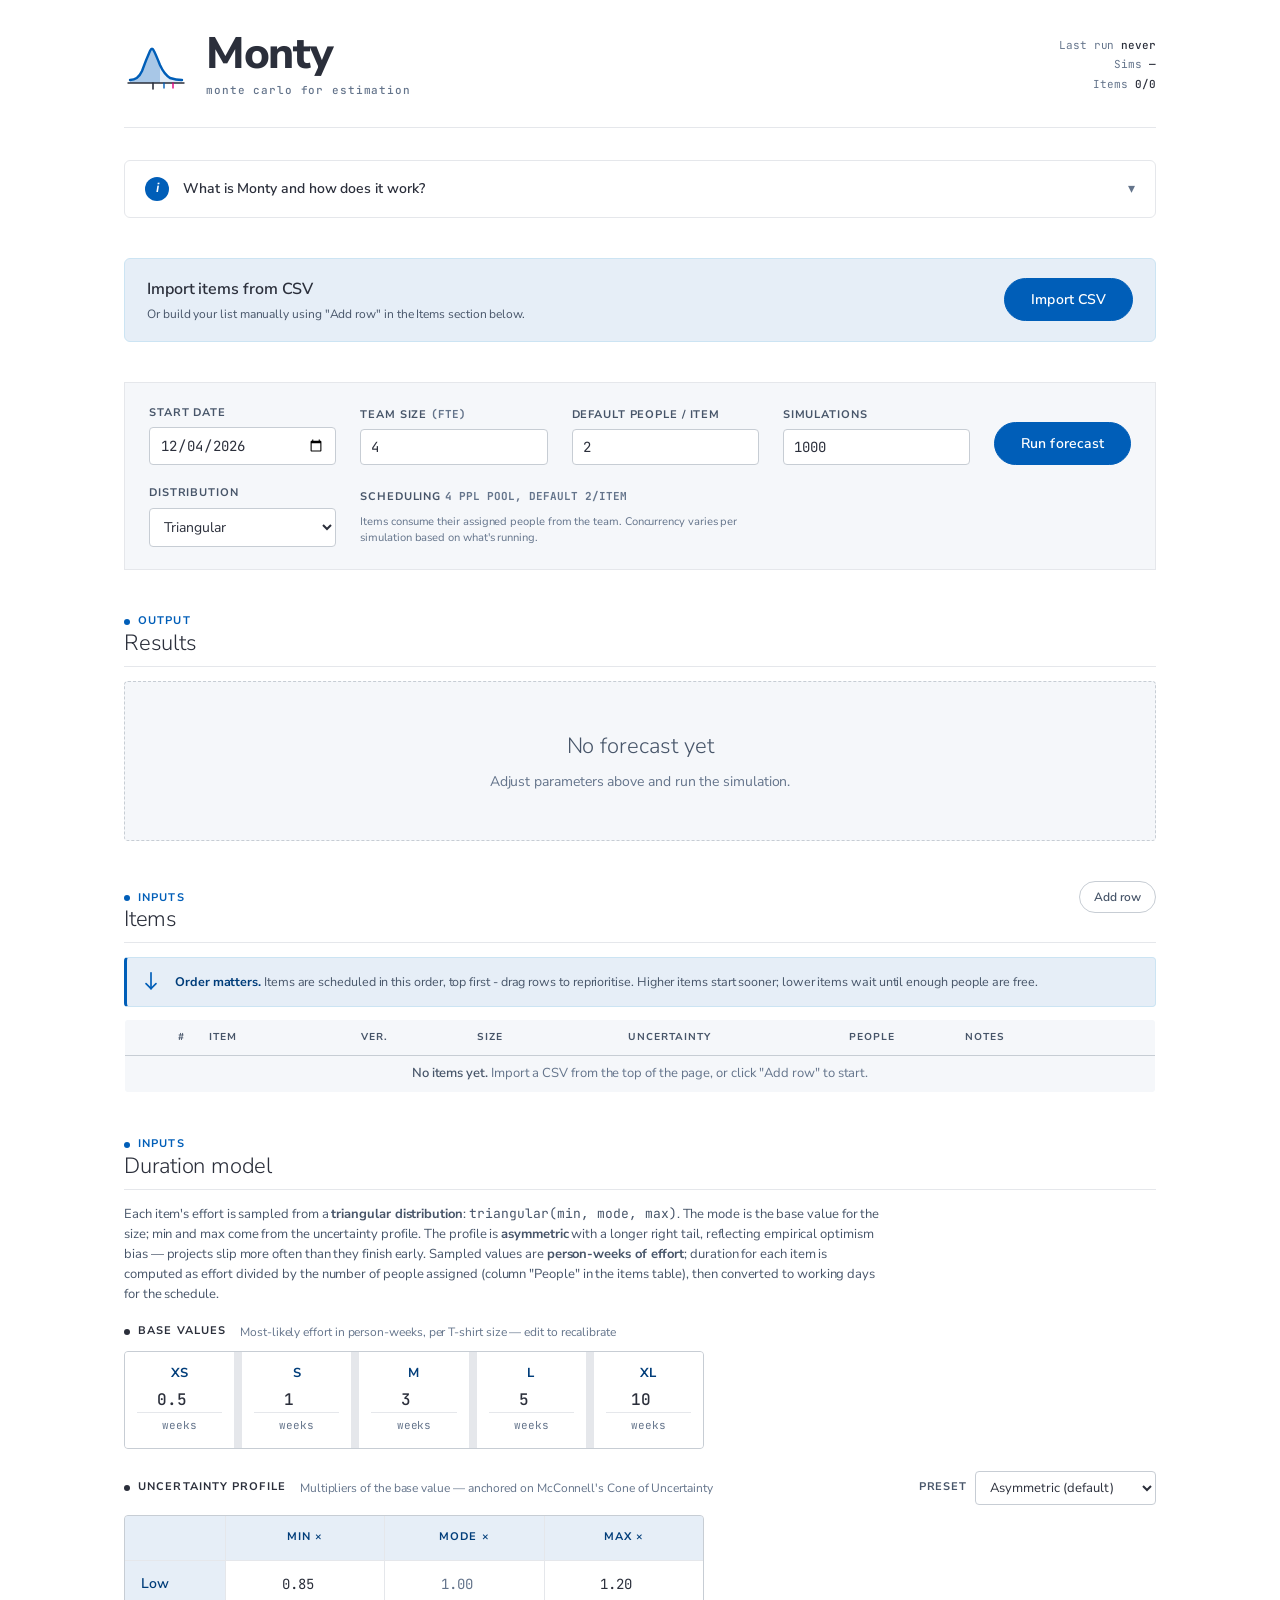
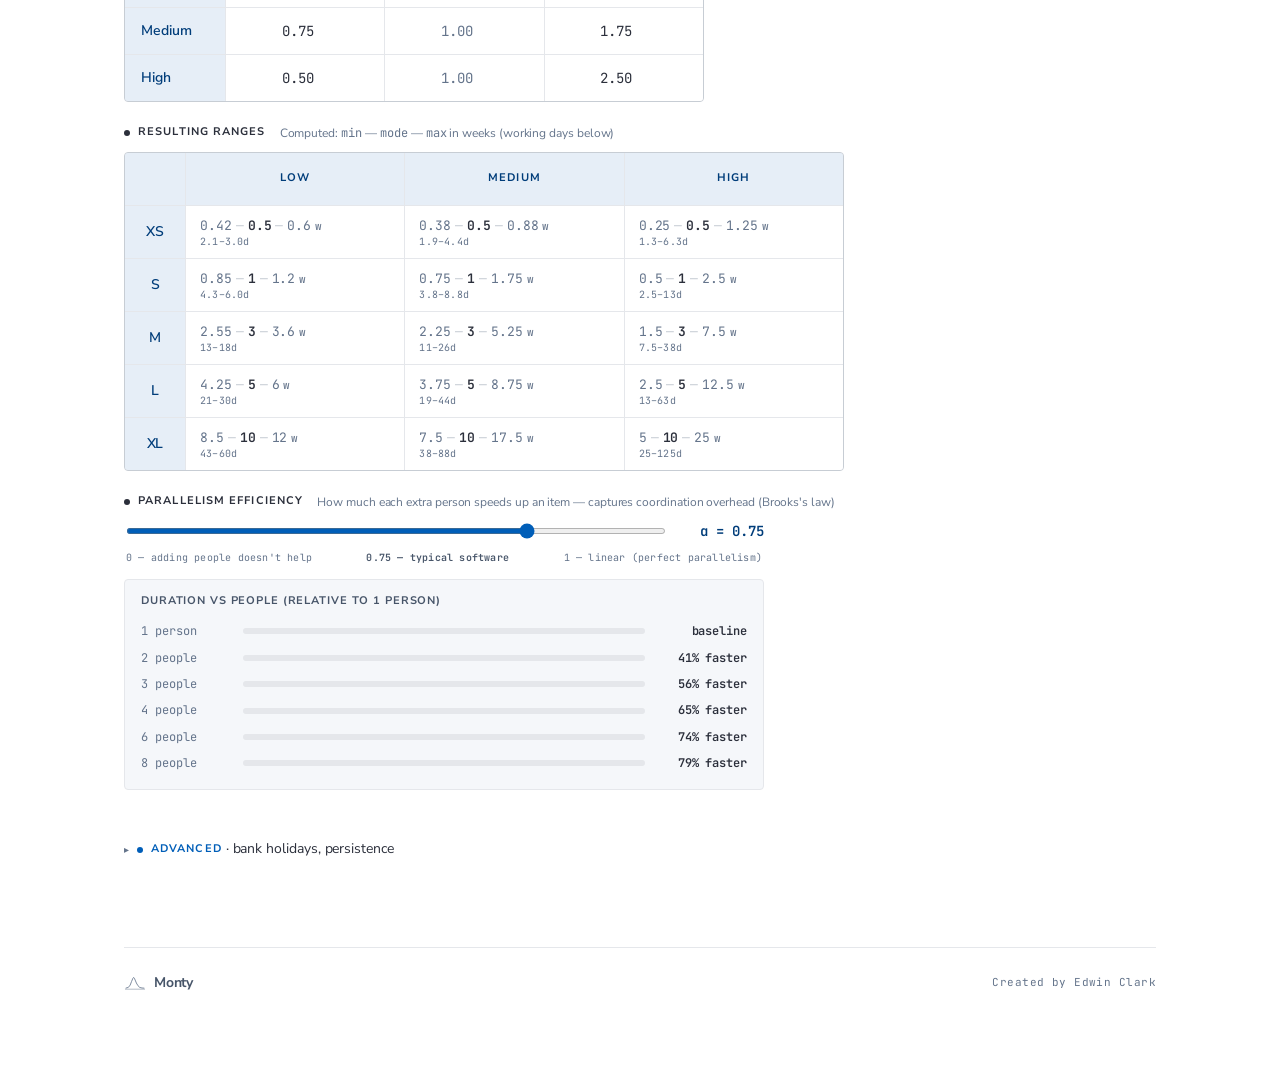
<file: index.html>
<!DOCTYPE html>
<html lang="en-GB">
<head>
<meta charset="UTF-8">
<meta name="viewport" content="width=device-width, initial-scale=1">
<title>Monty · Monte Carlo for estimation</title>
<link rel="preconnect" href="https://fonts.googleapis.com">
<link rel="preconnect" href="https://fonts.gstatic.com" crossorigin>
<link href="https://fonts.googleapis.com/css2?family=Nunito+Sans:ital,opsz,wght@0,6..12,200;0,6..12,300;0,6..12,400;0,6..12,500;0,6..12,600;0,6..12,700;0,6..12,800;1,6..12,300;1,6..12,400&family=JetBrains+Mono:wght@400;500&display=swap" rel="stylesheet">
<link rel="stylesheet" href="monty.css">
</head>
<body>
<main>
  <header class="page">
    <div class="brand">
      <svg class="brand-mark" viewBox="0 0 64 64" xmlns="http://www.w3.org/2000/svg" aria-hidden="true">
        <!-- Soft fill under the curve up to P90 -->
        <path d="M 6 50 L 6 47 Q 14 47 18 38 Q 22 27 26 18 Q 28 13.5 30 18 Q 32 22 36 32 Q 40 41 46 45 Q 52 47 58 47 L 58 50 Z" fill="#005eb8" fill-opacity="0.12"/>
        <!-- Solid fill under the curve up to P50 -->
        <path d="M 6 50 L 6 47 Q 14 47 18 38 Q 22 27 26 18 Q 28 13.5 30 18 Q 32 22 36 32 L 36 50 Z" fill="#005eb8" fill-opacity="0.25"/>
        <!-- The asymmetric triangular curve itself -->
        <path d="M 6 47 Q 14 47 18 38 Q 22 27 26 18 Q 28 13.5 30 18 Q 32 22 36 32 Q 40 41 46 45 Q 52 47 58 47" stroke="#005eb8" stroke-width="2.4" fill="none" stroke-linecap="round" stroke-linejoin="round"/>
        <!-- Baseline -->
        <line x1="4" y1="50" x2="60" y2="50" stroke="#2b2f3b" stroke-width="1.4" stroke-linecap="round"/>
        <!-- Percentile ticks: P50 (mode-side), P80, P90 -->
        <line x1="29" y1="50" x2="29" y2="56" stroke="#2b2f3b" stroke-width="1.6" stroke-linecap="round"/>
        <line x1="40" y1="50" x2="40" y2="55" stroke="#005eb8" stroke-width="1.4" stroke-linecap="round"/>
        <line x1="49" y1="50" x2="49" y2="55" stroke="#df007d" stroke-width="1.4" stroke-linecap="round"/>
      </svg>
      <div class="brand-text">
        <h1 class="wordmark">Monty</h1>
        <p class="tagline">Monte Carlo for estimation</p>
      </div>
    </div>
    <div class="meta">
      <div>Last run <span class="v" id="meta-lastrun">never</span></div>
      <div>Sims <span class="v num" id="meta-sims">—</span></div>
      <div>Items <span class="v num" id="meta-items">—</span></div>
    </div>
  </header>

  <div id="snapshot-banner" class="snapshot-banner" role="status"></div>

  <section id="explainer-section">
    <details class="explainer">
      <summary class="explainer-summary">
        <span class="explainer-icon">i</span>
        <span class="explainer-summary-text">What is Monty and how does it work?</span>
        <span class="explainer-chevron">▾</span>
      </summary>
      <div class="explainer-body">
        <div class="explainer-grid">

          <div class="explainer-block">
            <h3 class="explainer-h3">What Monty does</h3>
            <p>Given a list of work items, each with a rough size and an uncertainty score, Monty predicts a range of plausible end dates for the whole programme - and for each release within it. Instead of giving you a single date that's almost certainly wrong, you get a confidence range you can plan against.</p>
          </div>

          <div class="explainer-block">
            <h3 class="explainer-h3">Why a range, not a single date?</h3>
            <p>Real work doesn't take exactly the time you guess. Some tasks finish faster than expected, more take longer (the "optimism bias" backed by decades of project research). If you ask the team for a single estimate and commit to it, you'll be late roughly half the time. A range tells you: <em>here's the date we'd hit on a normal day, here's how late it could realistically slip.</em></p>
          </div>

          <div class="explainer-block">
            <h3 class="explainer-h3">What's a Monte Carlo simulation?</h3>
            <p>Named after the casino - and where Monty gets his name. The idea: instead of doing the maths by hand, you run thousands of <em>imaginary versions</em> of the project. In each version, every item gets a slightly different duration sampled from its plausible range. Monty schedules them, records when the project ends, and repeats - 1,000 runs by default.</p>
            <p>Then he sorts all those end dates from earliest to latest and sees how they cluster. That cluster <em>is</em> the forecast.</p>
          </div>

          <div class="explainer-block">
            <h3 class="explainer-h3">P50, P80, P90 - what do they mean?</h3>
            <p>These are <strong>percentiles</strong>. After all the simulated end dates have been sorted from earliest to latest:</p>
            <ul class="explainer-list">
              <li><strong>P50</strong> is the date 50% of simulations finish by. Your "coin flip" date - even chance of beating it.</li>
              <li><strong>P80</strong> is the date 80% finish by. A reasonable commitment date for stakeholders.</li>
              <li><strong>P90</strong> is the date 90% finish by. The "things would have to go quite wrong to miss this" date.</li>
            </ul>
            <p class="explainer-aside">The gap between P50 and P90 is your <em>schedule risk</em>. Wide gap = lots of uncertainty; narrow gap = tight prediction.</p>
          </div>

          <div class="explainer-block">
            <h3 class="explainer-h3">How estimates become durations</h3>
            <p>Each item gets a T-shirt size (XS to XL), an uncertainty level (Low/Medium/High), and a number of people assigned to it. The Duration model produces a <strong>distribution of effort</strong> in person-weeks: the size's base value sets the mode, and the uncertainty profile multipliers stretch it into a (min, mode, max) range.</p>
            <p>Each simulation samples a value from that distribution and applies the parallelism efficiency to get the item's duration. So an L item (5 person-week base = 25 person-days) with 2 people takes ~15 working days at the default α = 0.75 - about 40% faster than one person doing it alone over 25 days. All forecast outputs are in working days, automatically excluding weekends and bank holidays.</p>
            <p class="explainer-aside">Parallelism follows a power law: <span class="num">duration = effort / people<sup>α</sup></span>. With the default α = 0.75, two people deliver ~40% faster than one (not 50%); four people ~65% faster (not 75%). This captures the coordination overhead Brooks's law warns about, without making the model non-monotonic. Tune α in the Duration model section if your team has different empirical data.</p>
          </div>

          <div class="explainer-block">
            <h3 class="explainer-h3">Triangular vs Uniform - which to use?</h3>
            <p><strong>Triangular by default.</strong> It uses all three numbers (min, mode, max), peaks at the mode, and tapers toward both edges - so the asymmetric "longer right tail" the duration model encodes is preserved in the forecast.</p>
            <p><strong>Uniform</strong> treats every value between min and max as equally likely; the mode is ignored. It's the "I genuinely have no idea where typical lies" model - useful as a worst-case sanity check, or for very early sizing where the team can't yet anchor on a most-likely value.</p>
            <p class="explainer-aside">If you switch to Uniform, also switch the Profile preset to "Symmetric" - Monty will warn you when they're inconsistent. There's no widely-agreed industry-standard symmetric profile for software (because real data skews right), so the symmetric values are derived as a pragmatic equal-spread version of the asymmetric defaults.</p>
          </div>

          <div class="explainer-block">
            <h3 class="explainer-h3">How items get scheduled</h3>
            <p>Monty maintains a pool of <strong>headcount</strong> people. Items are picked up in the order shown in the items table (drag rows to reprioritise); each one consumes its assigned people from the pool. When the pool runs out, no new items can start until a running item finishes and frees its people back. This means concurrency varies - if you have 4 people and three 1-person items, three run in parallel; if the next item needs 4 people, it has to wait for everything to finish.</p>
            <p>This is repeated for every simulation run, so predecessor variance flows through naturally - if an early item runs long, everything queued behind it shifts.</p>
          </div>

          <div class="explainer-block explainer-block-wide">
            <h3 class="explainer-h3">How to read the output</h3>
            <p>The headline cards show the overall P50/P80/P90 dates and total effort in person-weeks. The <strong>release cards</strong> break this down per version. The <strong>Gantt chart</strong> shows each item's P50 schedule with a P10-P90 spread bar; release milestones at the bottom mark the slip range per version. The <strong>distribution chart</strong> shows the shape of all simulated end dates - if it has a long right tail, that's a sign of tail risk worth thinking about.</p>
          </div>

          <div class="explainer-block explainer-block-wide explainer-callout">
            <h3 class="explainer-h3">A health warning</h3>
            <p>Monty's forecast is only as good as the inputs. Garbage T-shirt sizes give garbage outputs. The model assumes items are independent - it doesn't know about hidden dependencies, key-person risk, or that QA always takes longer in December. <strong>Treat the dates as a conversation starter, not a commitment.</strong> Re-run the forecast as estimates firm up; the spread should narrow as you learn more.</p>
          </div>

        </div>
      </div>
    </details>
  </section>

  <section id="quickstart-section">
    <div class="quickstart">
      <div class="quickstart-text">
        <div class="quickstart-title">Import items from CSV</div>
        <div class="quickstart-help">Or build your list manually using "Add row" in the Items section below.</div>
      </div>
      <button class="primary" id="importBtn">Import CSV</button>
    </div>
    <div id="csv-import-box" style="display: none;" class="csv-import">
      <div class="eyebrow" style="margin-bottom: 8px;">Paste CSV or upload a file</div>
      <textarea id="csvText" placeholder="entity_name,version,Uncertainty,T-shirt size,People,Estimate Notes&#10;..."></textarea>
      <div class="row-flex" style="margin-top: 10px;">
        <button class="subtle" id="csvApply">Apply</button>
        <button class="subtle" id="csvCancel">Cancel</button>
        <input type="file" id="csvFile" accept=".csv,text/csv" style="font-size: 12px;">
        <span class="field-help" style="margin-left: auto;">Recognised columns: name / entity_name, version (or release / milestone), Uncertainty, T-shirt size, People (optional), Notes</span>
      </div>
    </div>
  </section>

  <section id="controls-section">
    <div class="controls-summary" id="controlsSummary"></div>
    <div class="controls">
      <div class="field">
        <label for="startDate">Start date</label>
        <input type="date" id="startDate" class="num-input">
      </div>
      <div class="field">
        <label for="headcount">Team size <span class="num" style="color: var(--muted)">(FTE)</span></label>
        <input type="number" id="headcount" class="num-input" min="1" max="20" step="1">
      </div>
      <div class="field">
        <label for="peoplePerJob">Default people / item</label>
        <input type="number" id="peoplePerJob" class="num-input" min="1" max="10" step="1">
      </div>
      <div class="field">
        <label for="simCount">Simulations</label>
        <input type="number" id="simCount" class="num-input" min="100" max="10000" step="100">
      </div>
      <button class="primary" id="runBtn">Run forecast</button>

      <div class="field">
        <label for="distribution">Distribution</label>
        <select id="distribution">
          <option value="triangular">Triangular</option>
          <option value="uniform">Uniform</option>
        </select>
      </div>
      <div class="field field-wide">
        <label>Scheduling <span class="num" style="color: var(--muted)" id="slotsCalc">—</span></label>
        <div class="field-help">Items consume their assigned people from the team. Concurrency varies per simulation based on what's running.</div>
      </div>
      <div></div>
      <div></div>
    </div>
  </section>

  <section id="results-section">
    <div class="section-head">
      <div>
        <div class="eyebrow">Output</div>
        <h2>Results</h2>
      </div>
    </div>
    <div id="results-content">
      <div class="empty">
        <div class="big">No forecast yet</div>
        <div>Adjust parameters above and run the simulation.</div>
      </div>
    </div>
  </section>

  <section id="items-section">
    <div class="section-head">
      <div>
        <div class="eyebrow">Inputs</div>
        <h2>Items</h2>
      </div>
      <div class="actions">
        <button class="subtle" id="addItemBtn">Add row</button>
      </div>
    </div>
    <div class="priority-hint">
      <svg class="priority-arrow" viewBox="0 0 24 28" xmlns="http://www.w3.org/2000/svg" aria-hidden="true">
        <line x1="12" y1="3" x2="12" y2="22" stroke="currentColor" stroke-width="2" stroke-linecap="round"/>
        <polyline points="6,16 12,22 18,16" stroke="currentColor" stroke-width="2" fill="none" stroke-linecap="round" stroke-linejoin="round"/>
      </svg>
      <div class="priority-hint-text">
        <strong>Order matters.</strong> Items are scheduled in this order, top first - drag rows to reprioritise. Higher items start sooner; lower items wait until enough people are free.
      </div>
    </div>
    <table class="items-table">
      <thead>
        <tr>
          <th class="r">#</th>
          <th>Item</th>
          <th class="c">Ver.</th>
          <th class="c">Size</th>
          <th class="c">Uncertainty</th>
          <th class="c" title="Number of people working on this item. Defaults to the global setting if blank.">People</th>
          <th>Notes</th>
          <th></th>
        </tr>
      </thead>
      <tbody id="itemsBody"></tbody>
    </table>
  </section>

  <section id="matrix-section">
    <div class="section-head">
      <div>
        <div class="eyebrow">Inputs</div>
        <h2>Duration model</h2>
      </div>
    </div>
    <div class="model-intro" id="modelIntroText"></div>

    <div class="model-panel">
      <div class="model-panel-head"><span class="eyebrow">Base values</span><span class="model-panel-meta">Most-likely effort in person-weeks, per T-shirt size — edit to recalibrate</span></div>
      <div class="bases-grid" id="basesGrid"></div>
    </div>

    <div class="model-panel">
      <div class="model-panel-head">
        <span class="eyebrow">Uncertainty profile</span>
        <span class="model-panel-meta">Multipliers of the base value — anchored on McConnell's Cone of Uncertainty</span>
        <div class="profile-preset-control">
          <label for="profilePreset" class="profile-preset-label">Preset</label>
          <select id="profilePreset">
            <option value="asymmetric">Asymmetric (default)</option>
            <option value="symmetric">Symmetric (for Uniform)</option>
            <option value="custom">Custom</option>
          </select>
        </div>
      </div>
      <div id="profileWarning" class="profile-warning" style="display: none;"></div>
      <div class="profile-grid" id="profileGrid"></div>
    </div>

    <div class="model-panel">
      <div class="model-panel-head"><span class="eyebrow">Resulting ranges</span><span class="model-panel-meta">Computed: <span class="num">min</span> &mdash; <span class="num">mode</span> &mdash; <span class="num">max</span> in weeks (working days below)</span></div>
      <div class="ranges-grid" id="rangesGrid"></div>
    </div>

    <div class="model-panel">
      <div class="model-panel-head">
        <span class="eyebrow">Parallelism efficiency</span>
        <span class="model-panel-meta">How much each extra person speeds up an item — captures coordination overhead (Brooks's law)</span>
      </div>
      <div class="parallelism-control">
        <div class="parallelism-slider-row">
          <input type="range" id="parallelismAlpha" min="0" max="100" step="5" value="75">
          <span class="parallelism-value num" id="parallelismAlphaVal">α = 0.75</span>
        </div>
        <div class="parallelism-scale">
          <span class="parallelism-scale-end">0 — adding people doesn't help</span>
          <span class="parallelism-scale-mid">0.75 — typical software</span>
          <span class="parallelism-scale-end">1 — linear (perfect parallelism)</span>
        </div>
        <div class="parallelism-preview" id="parallelismPreview"></div>
      </div>
    </div>
  </section>

  <section id="advanced-section">
    <details>
      <summary><span class="eyebrow">Advanced</span> · bank holidays, persistence</summary>
      <div style="margin-top: 16px;">
        <div class="field" style="max-width: 580px;">
          <label for="holidaysText">UK bank holidays <span class="field-help" style="margin: 0; text-transform: none; letter-spacing: 0;">(England &amp; Wales — one ISO date per line)</span></label>
          <textarea id="holidaysText" rows="6" style="font-family: var(--font-mono); font-size: 12px; border: 1px solid var(--hairline); background: var(--surface); padding: 8px; resize: vertical;"></textarea>
        </div>
        <div class="row-flex" style="margin-top: 16px;">
          <button class="primary" id="exportSnapshotBtn">Export for stakeholder</button>
          <button class="subtle" id="exportBtn">Export state (JSON)</button>
          <button class="subtle" id="importStateBtn">Import state (JSON)</button>
          <input type="file" id="stateFile" accept=".json,application/json" style="display: none;">
          <button class="subtle" id="resetBtn" style="color: var(--accent); margin-left: auto;">Reset to defaults</button>
        </div>
      </div>
    </details>
  </section>

  <footer class="page-footer">
    <div class="footer-brand">
      <svg class="footer-mark" viewBox="0 0 64 64" xmlns="http://www.w3.org/2000/svg" aria-hidden="true">
        <path d="M 6 47 Q 14 47 18 38 Q 22 27 26 18 Q 28 13.5 30 18 Q 32 22 36 32 Q 40 41 46 45 Q 52 47 58 47" stroke="currentColor" stroke-width="2.4" fill="none" stroke-linecap="round" stroke-linejoin="round"/>
        <line x1="4" y1="50" x2="60" y2="50" stroke="currentColor" stroke-width="1.4" stroke-linecap="round"/>
      </svg>
      <span class="footer-wordmark">Monty</span>
    </div>
    <div class="footer-credit">Created by Edwin Clark</div>
  </footer>
</main>

<div id="ganttTooltip" role="tooltip"></div>

<div id="snapshotModal" class="modal-backdrop" style="display: none;" role="dialog" aria-modal="true" aria-labelledby="snapshotModalTitle">
  <div class="modal-card">
    <h2 id="snapshotModalTitle">Export for stakeholder</h2>
    <p class="modal-help">Builds a self-contained HTML file frozen at this forecast — stakeholders can open it in any browser, see the charts and tooltips, but can't edit inputs or rerun.</p>
    <div class="field">
      <label for="snapshotTitle">Title</label>
      <input type="text" id="snapshotTitle" placeholder="e.g. Q2 readout for NHSE" maxlength="120">
    </div>
    <div class="field">
      <label for="snapshotAuthor">Author</label>
      <input type="text" id="snapshotAuthor" maxlength="80">
    </div>
    <div class="modal-error" id="snapshotError"></div>
    <div class="modal-actions">
      <button class="subtle" id="snapshotCancel">Cancel</button>
      <button class="primary" id="snapshotConfirm">Export</button>
    </div>
  </div>
</div>

<script src="monty.js"></script>
</body>
</html>
</file>
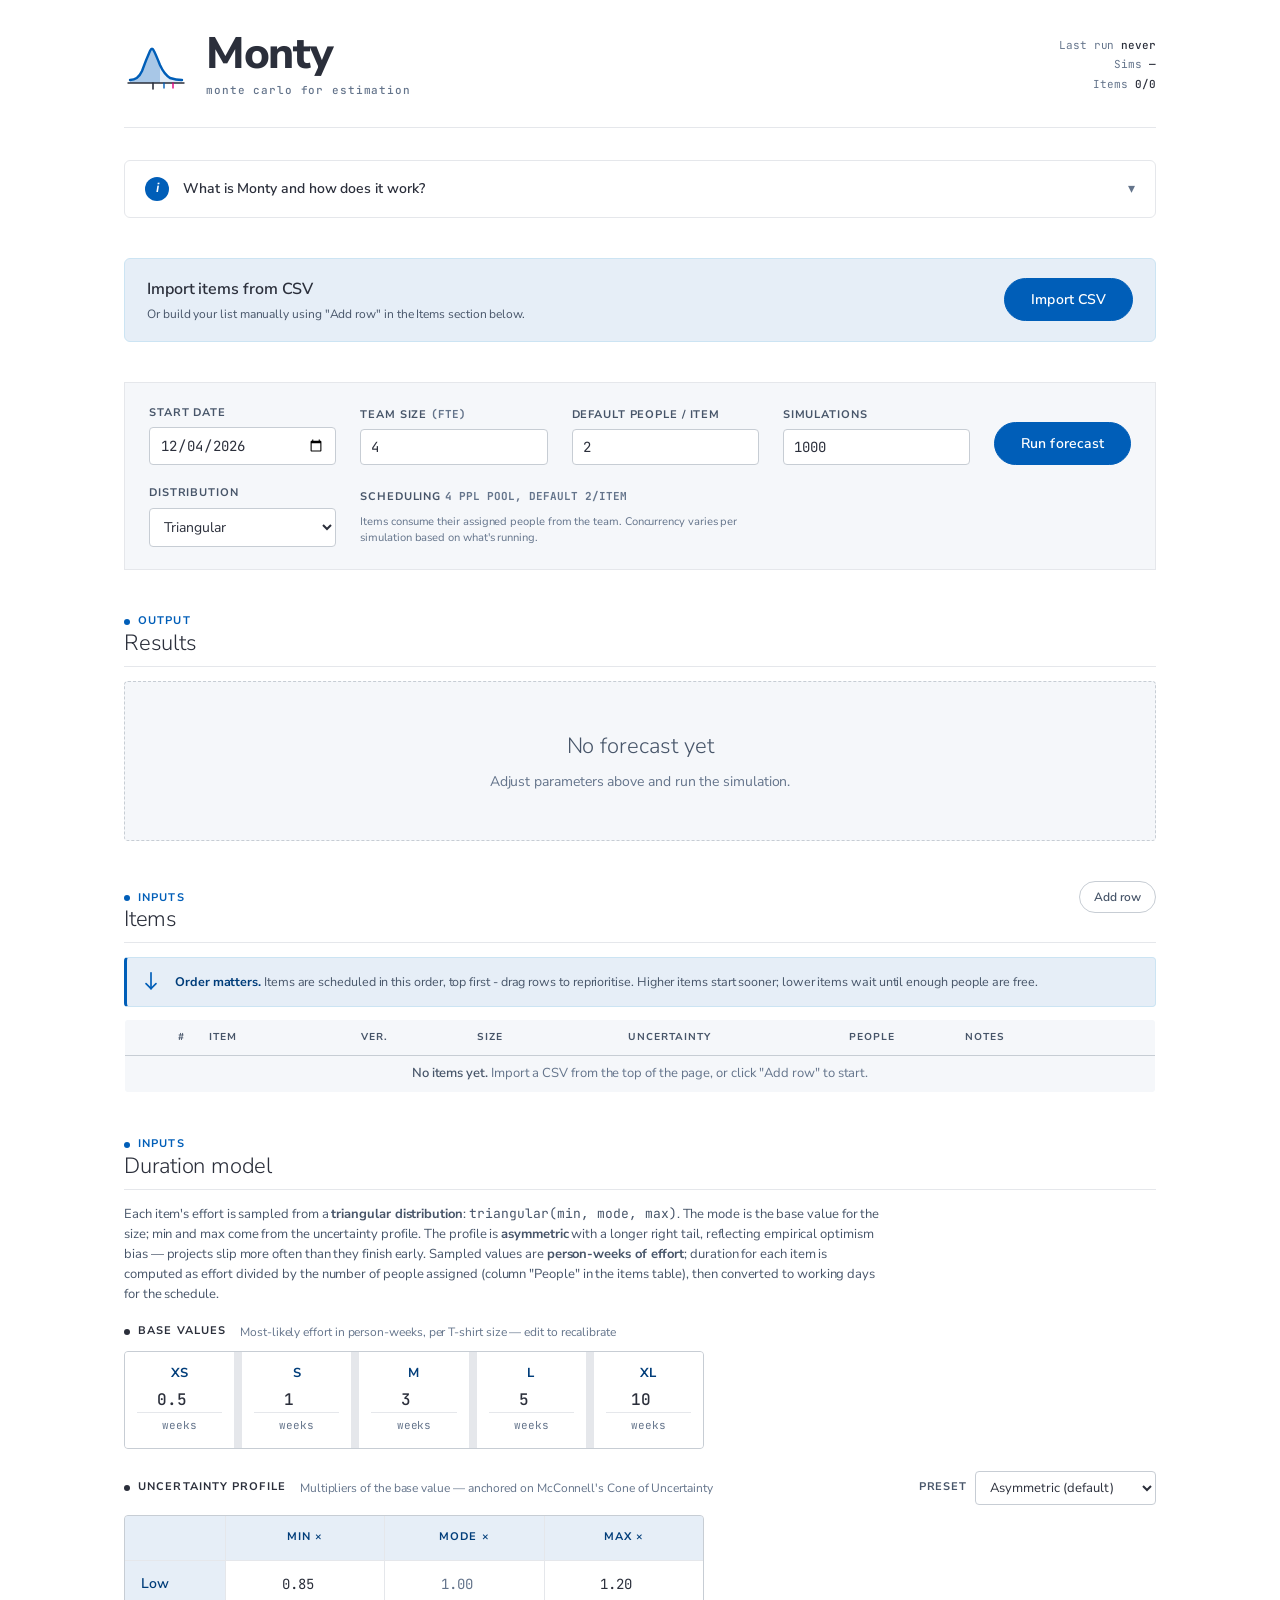
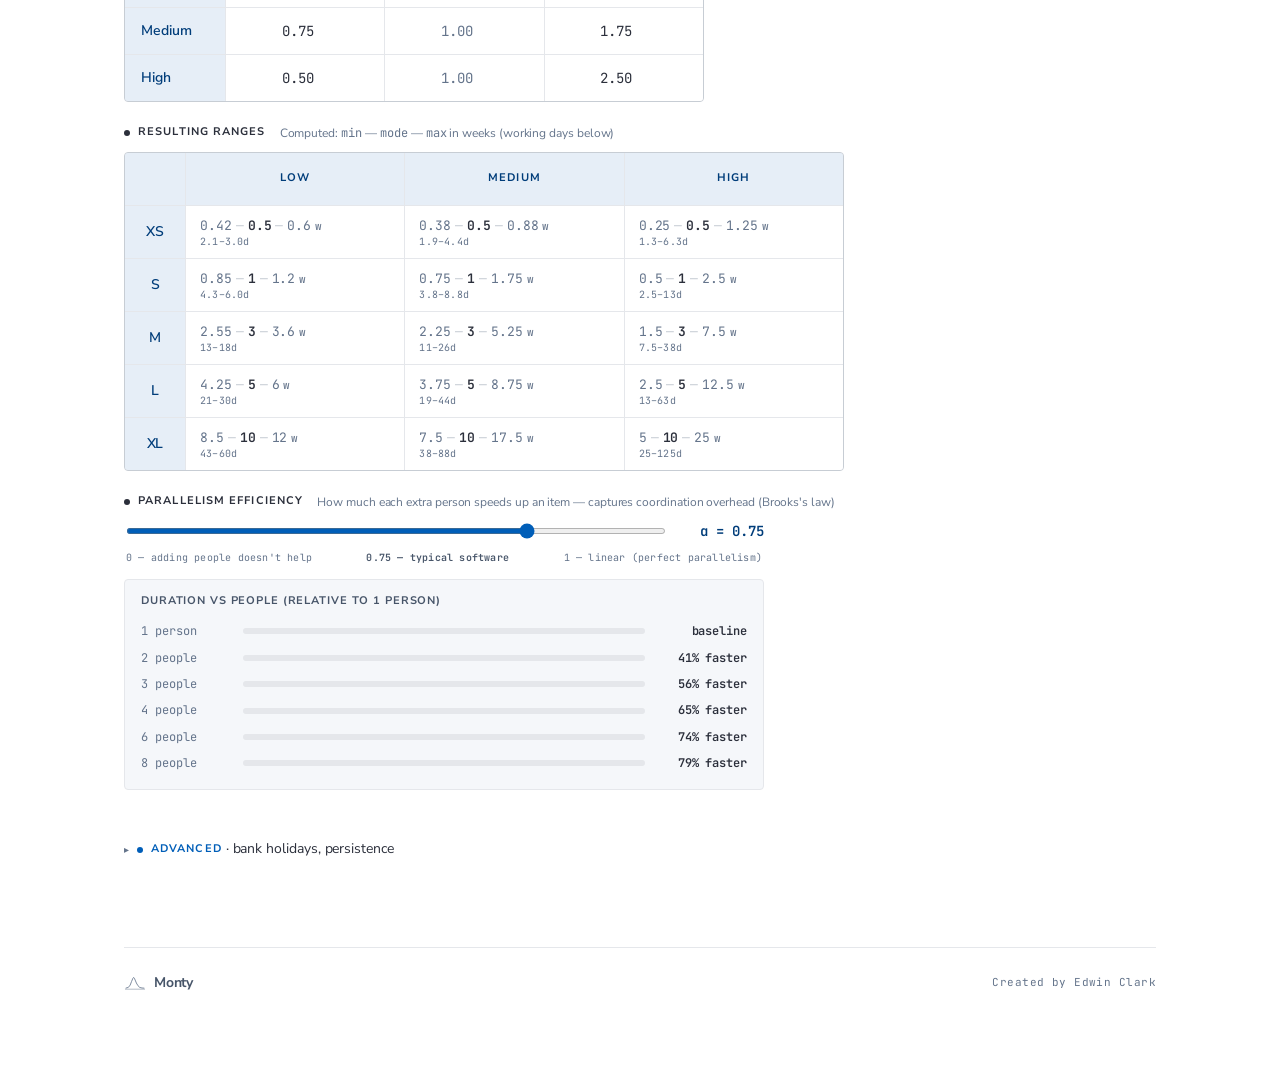
<file: Monty.html>
<!DOCTYPE html>
<html lang="en-GB">
<head>
<meta charset="UTF-8">
<meta name="viewport" content="width=device-width, initial-scale=1">
<title>Monty · Monte Carlo for estimation</title>
<link rel="preconnect" href="https://fonts.googleapis.com">
<link rel="preconnect" href="https://fonts.gstatic.com" crossorigin>
<link href="https://fonts.googleapis.com/css2?family=Nunito+Sans:ital,opsz,wght@0,6..12,200;0,6..12,300;0,6..12,400;0,6..12,500;0,6..12,600;0,6..12,700;0,6..12,800;1,6..12,300;1,6..12,400&family=JetBrains+Mono:wght@400;500&display=swap" rel="stylesheet">
<style>
  :root {
    /* Monty brand palette */
    --brand-blue: #005eb8;
    --brand-blue-deep: #003d7a;
    --brand-blue-soft: #cce4f3;
    --brand-blue-tint: #e6eef7;
    --brand-dark: #2b2f3b;
    --brand-pink: #df007d;
    --brand-green: #26913d;
    --brand-amber: #ffb300;
    --brand-cyan: #07c5f5;
    /* Surfaces and tints */
    --bg: #ffffff;
    --surface: #ffffff;
    --surface-2: #f5f7fa;
    --surface-3: var(--brand-blue-tint);
    --hairline: #e5e7eb;
    --hairline-strong: #c7cdd4;
    /* Text */
    --ink: var(--brand-dark);
    --ink-2: #475569;
    --muted: #64748b;
    --on-accent: #ffffff;
    --on-blue: #ffffff;            /* legacy alias - some CSS still references this */
    /* Accents */
    --accent: var(--brand-blue);
    --accent-deep: var(--brand-blue-deep);
    --accent-soft: var(--brand-blue-soft);
    --positive: var(--brand-green);
    --warn: var(--brand-amber);
    --critical: var(--brand-pink);
    /* Percentile palette - P50 confident (dark), P80 brand (blue), P90 risk (pink) */
    --p50: var(--brand-dark);
    --p80: var(--brand-blue);
    --p90: var(--brand-pink);
    /* Typography */
    --font-sans: 'Nunito Sans', system-ui, -apple-system, sans-serif;
    --font-mono: 'JetBrains Mono', ui-monospace, monospace;
  }
  * { box-sizing: border-box; }
  html, body { margin: 0; padding: 0; }
  body {
    font-family: var(--font-sans);
    background: var(--bg);
    color: var(--ink);
    font-size: 14px;
    line-height: 1.5;
    letter-spacing: -0.005em;
    -webkit-font-smoothing: antialiased;
    -moz-osx-font-smoothing: grayscale;
  }
  main {
    max-width: 1080px;
    margin: 0 auto;
    padding: 32px 24px 80px;
  }
  /* ===== Typography ===== */
  h1, h2, h3 {
    font-family: var(--font-sans);
    margin: 0;
    color: var(--ink);
    letter-spacing: -0.01em;
  }
  h1 {
    font-size: 42px;
    line-height: 1.05;
    font-weight: 300;
  }
  h2 {
    font-size: 22px;
    line-height: 1.15;
    font-weight: 400;
  }
  h3 {
    font-size: 16px;
    line-height: 1.2;
    font-weight: 600;
    letter-spacing: 0;
  }
  .eyebrow {
    font-family: var(--font-sans);
    font-size: 11px;
    letter-spacing: 0.1em;
    text-transform: uppercase;
    color: var(--accent);
    font-weight: 700;
    display: inline-flex;
    align-items: center;
    gap: 8px;
  }
  .eyebrow::before {
    content: '';
    display: inline-block;
    width: 6px;
    height: 6px;
    border-radius: 50%;
    background: var(--accent);
  }
  .num { font-family: var(--font-mono); font-variant-numeric: tabular-nums; letter-spacing: 0; }
  /* ===== Header / Brand ===== */
  header.page {
    border-bottom: 1px solid var(--hairline);
    padding-bottom: 28px;
    margin-bottom: 32px;
    display: grid;
    grid-template-columns: 1fr auto;
    gap: 24px;
    align-items: center;
  }
  .brand {
    display: flex;
    align-items: center;
    gap: 18px;
  }
  .brand-mark {
    width: 64px;
    height: 64px;
    flex-shrink: 0;
  }
  .brand-text {
    display: flex;
    flex-direction: column;
    gap: 2px;
  }
  .wordmark {
    font-family: var(--font-sans);
    font-size: 44px;
    font-weight: 800;
    letter-spacing: -0.03em;
    color: var(--ink);
    line-height: 1;
    margin: 0;
  }
  .tagline {
    font-family: var(--font-mono);
    font-size: 11px;
    font-weight: 500;
    color: var(--muted);
    letter-spacing: 0.08em;
    text-transform: lowercase;
    margin: 4px 0 0;
  }
  header.page .meta {
    font-family: var(--font-mono);
    font-size: 11px;
    color: var(--muted);
    text-align: right;
    line-height: 1.8;
  }
  header.page .meta .v {
    color: var(--ink);
    font-weight: 500;
  }
  /* ===== Footer ===== */
  .page-footer {
    margin-top: 80px;
    padding-top: 24px;
    border-top: 1px solid var(--hairline);
    display: flex;
    align-items: center;
    justify-content: space-between;
    gap: 16px;
    flex-wrap: wrap;
  }
  .footer-brand {
    display: flex;
    align-items: center;
    gap: 8px;
    color: var(--muted);
  }
  .footer-mark {
    width: 22px;
    height: 22px;
    color: var(--muted);
  }
  .footer-wordmark {
    font-family: var(--font-sans);
    font-size: 14px;
    font-weight: 700;
    color: var(--ink-2);
    letter-spacing: -0.015em;
  }
  .footer-credit {
    font-family: var(--font-mono);
    font-size: 11px;
    color: var(--muted);
    letter-spacing: 0.04em;
  }
  /* ===== Section primitives ===== */
  section { margin-bottom: 40px; }
  .section-head {
    display: flex;
    align-items: baseline;
    justify-content: space-between;
    gap: 16px;
    margin-bottom: 14px;
    border-bottom: 1px solid var(--hairline);
    padding-bottom: 10px;
  }
  .section-head h2 {
    font-weight: 300;
    color: var(--ink);
  }
  .section-head .actions {
    display: flex;
    gap: 8px;
  }
  /* ===== Controls / form ===== */
  .controls {
    background: var(--surface-2);
    border: 1px solid var(--hairline);
    padding: 22px 24px;
    display: grid;
    grid-template-columns: repeat(4, 1fr) auto;
    gap: 20px 24px;
    align-items: end;
  }
  .field { display: flex; flex-direction: column; gap: 6px; min-width: 0; }
  .field label {
    font-size: 11px;
    font-weight: 700;
    letter-spacing: 0.08em;
    text-transform: uppercase;
    color: var(--ink-2);
  }
  .field input, .field select, .field textarea {
    font-family: var(--font-sans);
    font-size: 14px;
    color: var(--ink);
    background: var(--surface);
    border: 1px solid var(--hairline-strong);
    padding: 8px 10px;
    outline: none;
    width: 100%;
    border-radius: 4px;
    transition: border-color 0.15s ease;
  }
  .field input.num-input { font-family: var(--font-mono); font-variant-numeric: tabular-nums; }
  .field input:focus, .field select:focus, .field textarea:focus {
    border-color: var(--accent);
    box-shadow: 0 0 0 3px var(--accent-soft);
  }
  .field-wide { grid-column: span 2; }
  .field-help {
    font-size: 11px;
    color: var(--muted);
    margin-top: 2px;
  }
  /* ===== Buttons ===== */
  button {
    font-family: var(--font-sans);
    font-size: 13px;
    font-weight: 600;
    cursor: pointer;
    border: 1px solid var(--hairline-strong);
    background: var(--surface);
    color: var(--ink);
    padding: 9px 16px;
    border-radius: 24px;
    transition: all 0.15s ease;
    letter-spacing: 0.005em;
  }
  button:hover { border-color: var(--ink); }
  button.primary {
    background: var(--accent);
    color: var(--on-blue);
    border-color: var(--accent);
    padding: 11px 26px;
    font-weight: 600;
    font-size: 14px;
  }
  button.primary:hover {
    background: var(--accent-deep);
    border-color: var(--accent-deep);
  }
  button.primary:disabled {
    background: var(--hairline-strong);
    border-color: var(--hairline-strong);
    cursor: not-allowed;
  }
  button.subtle {
    background: var(--surface);
    border-color: var(--hairline-strong);
    color: var(--ink-2);
    padding: 7px 14px;
    font-size: 12px;
    font-weight: 600;
  }
  button.subtle:hover { color: var(--accent); border-color: var(--accent); }
  button.ghost {
    background: transparent;
    border: none;
    color: var(--accent);
    padding: 4px 6px;
    font-size: 12px;
    font-weight: 600;
  }
  /* ===== Headline cards ===== */
  .headline-grid {
    display: grid;
    grid-template-columns: repeat(4, 1fr);
    gap: 12px;
  }
  .stat {
    background: var(--surface);
    border: 1px solid var(--hairline);
    border-top: 3px solid var(--accent);
    padding: 18px 20px 20px;
    border-radius: 4px;
    display: flex;
    flex-direction: column;
    gap: 0;
    min-height: 168px;
    position: relative;
  }
  .stat .stat-head {
    display: flex;
    align-items: center;
    justify-content: space-between;
    gap: 8px;
    margin-bottom: 14px;
    min-height: 18px;
  }
  .stat .eyebrow {
    font-size: 11px;
    letter-spacing: 0.1em;
    text-transform: uppercase;
    font-weight: 700;
    display: inline-flex;
    align-items: center;
    gap: 8px;
    color: var(--accent);
  }
  .stat .eyebrow::before {
    content: '';
    display: inline-block;
    width: 6px;
    height: 6px;
    border-radius: 50%;
    background: var(--accent);
  }
  .stat .slip-badge {
    font-family: var(--font-mono);
    font-size: 10px;
    color: var(--ink-2);
    font-weight: 600;
    background: var(--surface-2);
    padding: 2px 8px;
    border-radius: 10px;
    letter-spacing: 0.02em;
  }
  .stat .slip-badge.zero {
    color: var(--muted);
  }
  .stat .stat-day {
    font-family: var(--font-sans);
    font-size: 13px;
    font-weight: 600;
    color: var(--muted);
    letter-spacing: 0.02em;
    margin-bottom: 2px;
    line-height: 1;
  }
  .stat .stat-date {
    font-family: var(--font-sans);
    font-size: 26px;
    font-weight: 300;
    color: var(--ink);
    letter-spacing: -0.02em;
    line-height: 1.05;
    margin-bottom: 2px;
  }
  .stat .stat-meta {
    font-family: var(--font-mono);
    font-size: 11px;
    color: var(--muted);
    letter-spacing: 0;
    margin-top: auto;
    padding-top: 14px;
    line-height: 1.45;
  }
  /* Per-percentile accent colours */
  .stat.stat-p50 { border-top-color: var(--p50); }
  .stat.stat-p50 .eyebrow,
  .stat.stat-p50 .eyebrow::before { color: var(--p50); }
  .stat.stat-p50 .eyebrow::before { background: var(--p50); }
  .stat.stat-p80 { border-top-color: var(--p80); }
  .stat.stat-p80 .eyebrow { color: var(--p80); }
  .stat.stat-p80 .eyebrow::before { background: var(--p80); }
  .stat.stat-p80 .slip-badge {
    background: rgba(15, 118, 110, 0.08);
    color: var(--p80);
  }
  .stat.stat-p90 { border-top-color: var(--critical); }
  .stat.stat-p90 .eyebrow { color: var(--critical); }
  .stat.stat-p90 .eyebrow::before { background: var(--critical); }
  .stat.stat-p90 .slip-badge {
    background: rgba(249, 115, 22, 0.08);
    color: var(--critical);
  }
  .stat.stat-effort { border-top-color: var(--ink-2); }
  .stat.stat-effort .eyebrow { color: var(--ink-2); }
  .stat.stat-effort .eyebrow::before { background: var(--ink-2); }
  .stat.stat-effort .stat-effort-num {
    font-family: var(--font-sans);
    font-size: 38px;
    font-weight: 200;
    color: var(--ink);
    letter-spacing: -0.025em;
    line-height: 1;
    margin-bottom: 2px;
  }
  .stat.stat-effort .stat-effort-unit {
    font-family: var(--font-mono);
    font-size: 11px;
    color: var(--muted);
    letter-spacing: 0;
    margin-bottom: 4px;
  }
  /* ===== Tables ===== */
  table {
    width: 100%;
    border-collapse: collapse;
    font-size: 13px;
  }
  th, td {
    text-align: left;
    padding: 10px 12px;
    border-bottom: 1px solid var(--hairline);
    vertical-align: middle;
  }
  th {
    font-size: 10px;
    font-weight: 700;
    letter-spacing: 0.1em;
    text-transform: uppercase;
    color: var(--ink-2);
    border-bottom: 1px solid var(--hairline-strong);
    background: var(--surface-2);
  }
  td.num, th.num { font-family: var(--font-mono); font-variant-numeric: tabular-nums; }
  td.r, th.r { text-align: right; }
  td.c, th.c { text-align: center; }
  tr.unscored { color: var(--muted); }
  /* ===== Items priority hint ===== */
  .priority-hint {
    display: flex;
    align-items: center;
    gap: 14px;
    padding: 12px 16px 12px 14px;
    background: var(--surface-3);
    border: 1px solid var(--accent-soft);
    border-left: 3px solid var(--accent);
    border-radius: 4px;
    margin-bottom: 12px;
    font-size: 12.5px;
    color: var(--ink-2);
    line-height: 1.5;
  }
  .priority-arrow {
    width: 20px;
    height: 24px;
    color: var(--accent);
    flex-shrink: 0;
  }
  .priority-hint strong {
    color: var(--accent-deep);
    font-weight: 700;
  }
  .priority-hint-text {
    flex: 1;
  }
  /* ===== Items table ===== */
  .items-table {
    background: var(--surface);
    border: 1px solid var(--hairline);
    border-radius: 4px;
    overflow: hidden;
  }
  .items-table td { padding: 8px 12px; }
  .items-table input, .items-table select {
    font-family: inherit;
    font-size: 13px;
    background: transparent;
    border: 1px solid transparent;
    padding: 6px 8px;
    width: 100%;
    color: var(--ink);
    outline: none;
    border-radius: 3px;
    transition: all 0.15s ease;
  }
  .items-table input:hover, .items-table select:hover {
    border-color: var(--hairline);
    background: var(--surface-2);
  }
  .items-table input:focus, .items-table select:focus {
    border-color: var(--accent);
    background: var(--surface);
    box-shadow: 0 0 0 2px var(--accent-soft);
  }
  .items-table .name-input { font-weight: 600; }
  .items-table .people-input {
    max-width: 60px;
    text-align: center;
    font-family: var(--font-mono);
    font-variant-numeric: tabular-nums;
    font-size: 13px;
  }
  /* Hide spin buttons (cleaner look) */
  .items-table .people-input::-webkit-outer-spin-button,
  .items-table .people-input::-webkit-inner-spin-button {
    -webkit-appearance: none;
    margin: 0;
  }
  .items-table .people-input { -moz-appearance: textfield; }
  .items-table tr.unscored .name-input { color: var(--muted); font-weight: 400; font-style: italic; }
  .items-table .row-num {
    color: var(--muted);
    font-family: var(--font-mono);
    font-variant-numeric: tabular-nums;
    width: 56px;
    text-align: right;
    padding-right: 10px;
    font-size: 12px;
  }
  .items-table .drag-handle {
    cursor: grab;
    user-select: none;
    transition: background 0.15s ease;
    vertical-align: middle;
  }
  .items-table .drag-handle-inner {
    display: inline-flex;
    align-items: baseline;
    justify-content: flex-end;
    gap: 6px;
    width: 100%;
  }
  .items-table .drag-handle:hover {
    background: var(--surface-2);
  }
  .items-table .drag-handle:active {
    cursor: grabbing;
  }
  .items-table .drag-grip {
    color: var(--hairline-strong);
    font-size: 14px;
    line-height: 1;
    letter-spacing: -2px;
    transition: color 0.15s ease;
    position: relative;
    top: 1px;
  }
  .items-table .drag-handle:hover .drag-grip {
    color: var(--accent);
  }
  .items-table tr.dragging {
    opacity: 0.4;
  }
  .items-table tr.drop-above > td {
    border-top: 2px solid var(--accent);
  }
  .items-table tr.drop-below > td {
    border-bottom: 2px solid var(--accent);
  }
  .items-table .delete-btn {
    border: none;
    background: transparent;
    color: var(--muted);
    cursor: pointer;
    padding: 4px 8px;
    font-size: 16px;
    border-radius: 50%;
    width: 28px;
    height: 28px;
    line-height: 1;
  }
  .items-table .delete-btn:hover { color: var(--critical); background: var(--surface-2); }
  .items-table .notes-cell {
    color: var(--muted);
    font-size: 12px;
    max-width: 240px;
  }
  /* ===== Duration model ===== */
  .model-intro {
    font-size: 13px;
    color: var(--ink-2);
    line-height: 1.55;
    margin-bottom: 18px;
    max-width: 760px;
  }
  .model-panel {
    margin-bottom: 22px;
  }
  .model-panel:last-of-type { margin-bottom: 0; }
  .model-panel-head {
    display: flex;
    align-items: center;
    gap: 14px;
    margin-bottom: 10px;
    flex-wrap: wrap;
  }
  .model-panel-head .eyebrow {
    color: var(--ink);
  }
  .model-panel-head .eyebrow::before {
    background: var(--ink);
  }
  .model-panel-meta {
    font-size: 12px;
    color: var(--muted);
    flex: 1;
    min-width: 200px;
  }
  /* Bases: 5 inputs in a row */
  .bases-grid {
    display: grid;
    grid-template-columns: repeat(5, 1fr);
    gap: 8px;
    max-width: 580px;
    border: 1px solid var(--hairline-strong);
    border-radius: 4px;
    overflow: hidden;
    background: var(--hairline);
  }
  .base-cell {
    background: var(--surface);
    padding: 12px 12px 14px;
    display: flex;
    flex-direction: column;
    align-items: center;
    gap: 4px;
  }
  .base-cell .base-label {
    font-family: var(--font-sans);
    font-size: 13px;
    font-weight: 700;
    color: var(--accent-deep);
    letter-spacing: 0.04em;
  }
  .base-cell .base-input-wrap {
    display: flex;
    align-items: baseline;
    gap: 3px;
    width: 100%;
    justify-content: center;
  }
  .base-cell input {
    font-family: var(--font-mono);
    font-variant-numeric: tabular-nums;
    font-size: 16px;
    font-weight: 500;
    color: var(--ink);
    border: none;
    background: transparent;
    outline: none;
    width: 100%;
    text-align: center;
    padding: 2px 0;
    border-bottom: 1px solid var(--hairline);
    transition: border-color 0.15s ease;
  }
  .base-cell input:hover { border-bottom-color: var(--hairline-strong); }
  .base-cell input:focus { border-bottom-color: var(--accent); }
  .base-cell .base-unit {
    font-family: var(--font-mono);
    font-size: 11px;
    color: var(--muted);
  }
  /* Profile: 4 columns (label + 3 multipliers) × 3 rows + header row */
  .profile-grid {
    display: grid;
    grid-template-columns: 100px repeat(3, 1fr);
    gap: 1px;
    background: var(--hairline);
    border: 1px solid var(--hairline-strong);
    border-radius: 4px;
    overflow: hidden;
    max-width: 580px;
  }
  .profile-cell {
    background: var(--surface);
    padding: 10px 14px;
    display: flex;
    align-items: center;
    justify-content: center;
    min-height: 44px;
  }
  .profile-cell.head {
    background: var(--surface-3);
    font-size: 11px;
    font-weight: 700;
    letter-spacing: 0.1em;
    text-transform: uppercase;
    color: var(--accent-deep);
  }
  .profile-cell.row-head {
    background: var(--surface-3);
    font-family: var(--font-sans);
    font-size: 14px;
    font-weight: 600;
    color: var(--accent-deep);
    justify-content: flex-start;
    padding-left: 16px;
  }
  .profile-cell input {
    font-family: var(--font-mono);
    font-variant-numeric: tabular-nums;
    font-size: 14px;
    color: var(--ink);
    border: none;
    background: transparent;
    outline: none;
    width: 100%;
    text-align: center;
    padding: 4px 6px;
    border-radius: 3px;
    transition: background 0.15s ease;
  }
  .profile-cell input:hover { background: var(--surface-2); }
  .profile-cell input:focus { background: var(--accent-soft); }
  .profile-cell input[readonly] {
    color: var(--muted);
    cursor: default;
    background: transparent;
  }
  /* Profile preset selector */
  .profile-preset-control {
    display: flex;
    align-items: center;
    gap: 8px;
  }
  .profile-preset-label {
    font-size: 11px;
    font-weight: 700;
    letter-spacing: 0.08em;
    text-transform: uppercase;
    color: var(--ink-2);
  }
  #profilePreset {
    font-family: var(--font-sans);
    font-size: 13px;
    color: var(--ink);
    background: var(--surface);
    border: 1px solid var(--hairline-strong);
    padding: 6px 10px;
    border-radius: 4px;
    outline: none;
    cursor: pointer;
    transition: border-color 0.15s ease;
  }
  #profilePreset:hover { border-color: var(--ink); }
  #profilePreset:focus { border-color: var(--accent); box-shadow: 0 0 0 2px var(--accent-soft); }
  /* Warning banner inside profile panel */
  .profile-warning {
    background: rgba(255, 179, 0, 0.08);
    border: 1px solid rgba(255, 179, 0, 0.4);
    border-left: 3px solid var(--warn);
    border-radius: 4px;
    padding: 12px 16px;
    margin-bottom: 12px;
    display: flex;
    align-items: flex-start;
    gap: 14px;
    max-width: 720px;
  }
  .profile-warning .warn-icon {
    color: var(--warn);
    font-weight: 700;
    font-size: 16px;
    line-height: 1;
    margin-top: 1px;
    flex-shrink: 0;
  }
  .profile-warning .warn-body {
    flex: 1;
    font-size: 12px;
    color: var(--ink-2);
    line-height: 1.5;
  }
  .profile-warning .warn-body strong {
    color: var(--ink);
    font-weight: 600;
  }
  .profile-warning .warn-actions {
    display: flex;
    gap: 6px;
    margin-top: 8px;
    flex-wrap: wrap;
  }
  .profile-warning button {
    padding: 5px 12px;
    font-size: 12px;
  }
  /* Resulting ranges: 4 cols (size + 3 uncertainties) × N rows */
  .ranges-grid {
    display: grid;
    grid-template-columns: 60px repeat(3, 1fr);
    gap: 1px;
    background: var(--hairline);
    border: 1px solid var(--hairline-strong);
    border-radius: 4px;
    overflow: hidden;
    max-width: 720px;
  }
  .ranges-cell {
    background: var(--surface);
    padding: 10px 14px;
    display: flex;
    flex-direction: column;
    align-items: flex-start;
    justify-content: center;
    min-height: 52px;
    font-family: var(--font-mono);
    font-variant-numeric: tabular-nums;
    font-size: 13px;
    color: var(--ink);
    gap: 2px;
  }
  .ranges-cell.head {
    background: var(--surface-3);
    font-size: 11px;
    font-weight: 700;
    letter-spacing: 0.1em;
    text-transform: uppercase;
    color: var(--accent-deep);
    justify-content: center;
    align-items: center;
    font-family: var(--font-sans);
    flex-direction: row;
  }
  .ranges-cell.row-head {
    background: var(--surface-3);
    font-family: var(--font-sans);
    font-size: 14px;
    font-weight: 600;
    color: var(--accent-deep);
    justify-content: center;
    align-items: center;
    flex-direction: row;
  }
  .ranges-cell .ranges-weeks {
    display: flex;
    align-items: baseline;
    gap: 0;
  }
  .ranges-cell .ranges-mode {
    color: var(--ink);
    font-weight: 600;
  }
  .ranges-cell .ranges-side {
    color: var(--muted);
  }
  .ranges-cell .ranges-sep {
    color: var(--hairline-strong);
    margin: 0 4px;
  }
  .ranges-cell .ranges-unit {
    color: var(--muted);
    font-size: 11px;
    margin-left: 4px;
    font-weight: 500;
  }
  .ranges-cell .ranges-days {
    color: var(--muted);
    font-size: 10px;
    letter-spacing: 0.02em;
    line-height: 1;
  }
  /* ===== Charts ===== */
  .chart-card {
    background: var(--surface);
    border: 1px solid var(--hairline);
    padding: 20px 16px 12px;
    border-radius: 4px;
    position: relative;
  }
  .chart-card .chart-title {
    font-family: var(--font-sans);
    font-size: 11px;
    letter-spacing: 0.1em;
    text-transform: uppercase;
    color: var(--ink-2);
    margin-bottom: 8px;
    padding: 0 8px;
    font-weight: 700;
  }
  svg.chart { display: block; width: 100%; height: auto; }
  .legend {
    display: flex;
    gap: 18px;
    font-family: var(--font-mono);
    font-size: 11px;
    color: var(--muted);
    padding: 8px 8px 0;
    flex-wrap: wrap;
  }
  .legend .swatch {
    display: inline-block;
    width: 10px;
    height: 10px;
    margin-right: 6px;
    vertical-align: middle;
    border-radius: 50%;
  }
  .legend .swatch.bar { width: 14px; height: 8px; border-radius: 1px; }
  .legend .swatch.milestone-swatch {
    width: 10px;
    height: 10px;
    background: var(--p50);
    transform: rotate(45deg);
    border-radius: 0;
    margin-right: 8px;
  }
  /* ===== Empty state ===== */
  .empty {
    background: var(--surface-2);
    border: 1px dashed var(--hairline-strong);
    padding: 48px 24px;
    text-align: center;
    color: var(--muted);
    border-radius: 4px;
  }
  .empty .big {
    font-family: var(--font-sans);
    font-weight: 300;
    font-size: 22px;
    color: var(--ink-2);
    margin-bottom: 8px;
  }
  /* ===== Misc ===== */
  .row-flex { display: flex; gap: 12px; align-items: center; flex-wrap: wrap; }
  .stack { display: flex; flex-direction: column; gap: 6px; }
  .pill {
    display: inline-block;
    font-family: var(--font-mono);
    font-size: 10px;
    letter-spacing: 0.06em;
    text-transform: uppercase;
    padding: 2px 8px;
    border-radius: 12px;
    border: 1px solid var(--hairline-strong);
    color: var(--muted);
    font-weight: 500;
  }
  .pill.high { color: var(--critical); border-color: var(--critical); background: rgba(249, 115, 22, 0.07); }
  .pill.medium { color: var(--warn); border-color: var(--warn); background: rgba(255, 179, 0, 0.08); }
  .pill.low { color: var(--positive); border-color: var(--positive); background: rgba(16, 185, 129, 0.06); }
  details > summary {
    cursor: pointer;
    list-style: none;
    user-select: none;
    padding: 8px 0;
  }
  details > summary::-webkit-details-marker { display: none; }
  details > summary::before {
    content: '▸';
    display: inline-block;
    margin-right: 8px;
    transition: transform 0.2s;
    color: var(--muted);
    font-size: 10px;
  }
  details[open] > summary::before { transform: rotate(90deg); }
  .csv-import {
    background: var(--surface-3);
    border: 1px solid var(--hairline);
    border-left: 3px solid var(--accent);
    padding: 16px;
    margin-bottom: 12px;
    border-radius: 4px;
  }
  .csv-import textarea {
    width: 100%;
    min-height: 80px;
    font-family: var(--font-mono);
    font-size: 12px;
    border: 1px solid var(--hairline-strong);
    background: var(--surface);
    padding: 10px;
    resize: vertical;
    outline: none;
    border-radius: 4px;
    color: var(--ink);
  }
  .csv-import textarea:focus { border-color: var(--accent); }
  /* ===== Explainer ===== */
  .explainer {
    background: var(--surface);
    border: 1px solid var(--hairline);
    border-radius: 6px;
    overflow: hidden;
  }
  .explainer-summary {
    padding: 16px 20px;
    display: flex;
    align-items: center;
    gap: 14px;
    cursor: pointer;
    list-style: none;
    user-select: none;
    transition: background 0.15s ease;
  }
  .explainer-summary::-webkit-details-marker { display: none; }
  .explainer-summary::before { display: none; }
  .explainer-summary:hover {
    background: var(--surface-2);
  }
  .explainer-icon {
    display: inline-flex;
    align-items: center;
    justify-content: center;
    width: 24px;
    height: 24px;
    border-radius: 50%;
    background: var(--accent);
    color: var(--on-blue);
    font-family: var(--font-sans);
    font-size: 13px;
    font-style: italic;
    font-weight: 700;
    flex-shrink: 0;
  }
  .explainer-summary-text {
    font-family: var(--font-sans);
    font-size: 14px;
    font-weight: 600;
    color: var(--ink);
    flex: 1;
  }
  .explainer-chevron {
    color: var(--muted);
    font-size: 14px;
    transition: transform 0.2s ease;
  }
  .explainer[open] .explainer-chevron {
    transform: rotate(180deg);
  }
  .explainer-body {
    padding: 8px 22px 24px;
    border-top: 1px solid var(--hairline);
  }
  .explainer-grid {
    display: grid;
    grid-template-columns: repeat(2, 1fr);
    gap: 24px 32px;
    margin-top: 16px;
  }
  .explainer-block-wide {
    grid-column: span 2;
  }
  .explainer-h3 {
    font-family: var(--font-sans);
    font-size: 13px;
    font-weight: 700;
    color: var(--accent);
    letter-spacing: 0.04em;
    text-transform: uppercase;
    margin: 0 0 8px;
    padding-bottom: 6px;
    border-bottom: 1px solid var(--hairline);
  }
  .explainer-block p {
    font-size: 13px;
    line-height: 1.6;
    color: var(--ink-2);
    margin: 0 0 10px;
  }
  .explainer-block p:last-child {
    margin-bottom: 0;
  }
  .explainer-block strong {
    color: var(--ink);
    font-weight: 600;
  }
  .explainer-block em {
    color: var(--ink);
    font-style: italic;
  }
  .explainer-block code {
    font-family: var(--font-mono);
    font-size: 12px;
    color: var(--accent-deep);
    background: var(--surface-3);
    padding: 1px 5px;
    border-radius: 3px;
  }
  .explainer-list {
    margin: 6px 0 10px;
    padding-left: 0;
    list-style: none;
  }
  .explainer-list li {
    font-size: 13px;
    line-height: 1.55;
    color: var(--ink-2);
    padding: 4px 0 4px 20px;
    position: relative;
  }
  .explainer-list li::before {
    content: '→';
    position: absolute;
    left: 0;
    color: var(--accent);
    font-weight: 600;
  }
  .explainer-aside {
    font-size: 12px !important;
    color: var(--muted) !important;
    font-style: italic;
    border-left: 2px solid var(--hairline-strong);
    padding-left: 10px;
    margin-top: 8px !important;
  }
  .explainer-callout {
    background: rgba(255, 179, 0, 0.06);
    border: 1px solid rgba(255, 179, 0, 0.4);
    border-radius: 4px;
    padding: 14px 18px;
    margin-top: 4px;
  }
  .explainer-callout .explainer-h3 {
    color: var(--warn);
    border-bottom-color: rgba(255, 179, 0, 0.3);
  }

  /* ===== Quickstart (CSV import at top) ===== */
  .quickstart {
    background: var(--surface-3);
    border: 1px solid var(--accent-soft);
    border-radius: 6px;
    padding: 18px 22px;
    display: flex;
    align-items: center;
    justify-content: space-between;
    gap: 24px;
    flex-wrap: wrap;
  }
  .quickstart-text {
    flex: 1;
    min-width: 220px;
  }
  .quickstart-title {
    font-family: var(--font-sans);
    font-size: 16px;
    font-weight: 600;
    color: var(--ink);
    margin-bottom: 4px;
    letter-spacing: -0.005em;
  }
  .quickstart-help {
    font-size: 12px;
    color: var(--ink-2);
    line-height: 1.5;
  }
  /* Empty state for items table */
  .items-empty {
    padding: 36px 24px;
    text-align: center;
    color: var(--muted);
    font-size: 13px;
    background: var(--surface-2);
  }
  .items-empty strong {
    color: var(--ink-2);
    font-weight: 600;
  }
  /* ===== Per-item results table ===== */
  .results-table {
    background: var(--surface);
    border: 1px solid var(--hairline);
    border-radius: 4px;
    overflow: hidden;
  }
  .results-table-head {
    padding: 18px 20px 10px;
    display: flex;
    align-items: center;
    justify-content: space-between;
    gap: 16px;
    flex-wrap: wrap;
  }
  .table-key {
    display: flex;
    align-items: center;
    gap: 8px;
    font-size: 11px;
    color: var(--muted);
  }
  .table-key .key-prefix {
    font-size: 10px;
    font-weight: 700;
    letter-spacing: 0.1em;
    text-transform: uppercase;
    color: var(--muted);
    padding-right: 4px;
    border-right: 1px solid var(--hairline);
    margin-right: 2px;
  }
  .table-key .key-pill {
    font-style: italic;
    text-transform: none;
    letter-spacing: 0;
    font-family: var(--font-sans);
    font-size: 11px;
    font-weight: 500;
    padding: 2px 10px;
    cursor: default;
  }
  /* ===== Version cards ===== */
  .versions-grid {
    display: grid;
    grid-template-columns: repeat(auto-fit, minmax(220px, 1fr));
    gap: 12px;
  }
  .versions-block-head {
    margin-bottom: 12px;
    padding-bottom: 8px;
    border-bottom: 1px solid var(--hairline);
  }
  .version-card {
    background: var(--surface);
    border: 1px solid var(--hairline);
    border-top: 3px solid var(--accent);
    padding: 18px 20px 20px;
    border-radius: 4px;
  }
  .version-card .version-label {
    font-family: var(--font-sans);
    font-size: 24px;
    font-weight: 300;
    color: var(--ink);
    letter-spacing: -0.015em;
    margin-bottom: 14px;
    line-height: 1;
  }
  .version-card .vrow {
    display: grid;
    grid-template-columns: 38px 1fr;
    gap: 12px;
    align-items: baseline;
    padding: 5px 0;
    border-bottom: 1px dotted var(--hairline);
  }
  .version-card .vrow:last-of-type { border-bottom: none; }
  .version-card .vrow .vlabel {
    color: var(--muted);
    font-size: 10px;
    letter-spacing: 0.08em;
    text-transform: uppercase;
    font-weight: 700;
    font-family: var(--font-mono);
  }
  .version-card .vrow.p50 .vlabel { color: var(--ink); }
  .version-card .vrow.p80 .vlabel { color: var(--p80); }
  .version-card .vrow.p90 .vlabel { color: var(--critical); }
  .version-card .vrow .vdate {
    color: var(--ink);
    font-size: 13px;
    font-family: var(--font-mono);
    font-variant-numeric: tabular-nums;
  }
  .version-card .vmeta {
    font-family: var(--font-mono);
    font-size: 11px;
    color: var(--muted);
    margin-top: 14px;
    padding-top: 10px;
    border-top: 1px solid var(--hairline);
    letter-spacing: 0;
  }
  .version-card.empty-card .vrow .vdate { color: var(--muted); }
  /* ===== Version pill (small inline) ===== */
  .pill.version {
    color: var(--accent-deep);
    background: var(--accent-soft);
    border-color: var(--accent-soft);
    font-size: 10px;
    font-weight: 600;
  }
  /* ===== Parallelism efficiency ===== */
  .parallelism-control {
    max-width: 640px;
  }
  .parallelism-slider-row {
    display: flex;
    align-items: center;
    gap: 16px;
    margin-bottom: 8px;
  }
  .parallelism-slider-row input[type="range"] {
    flex: 1;
    accent-color: var(--accent);
    height: 6px;
    cursor: pointer;
  }
  .parallelism-value {
    font-size: 14px;
    color: var(--accent-deep);
    font-weight: 600;
    min-width: 80px;
    text-align: right;
  }
  .parallelism-scale {
    display: flex;
    justify-content: space-between;
    font-family: var(--font-mono);
    font-size: 10px;
    color: var(--muted);
    letter-spacing: 0.02em;
    padding: 0 2px;
    margin-bottom: 14px;
  }
  .parallelism-scale-mid {
    color: var(--ink-2);
    font-weight: 600;
  }
  .parallelism-preview {
    background: var(--surface-2);
    border: 1px solid var(--hairline);
    border-radius: 4px;
    padding: 12px 16px;
    font-size: 12px;
    color: var(--ink-2);
    line-height: 1.7;
  }
  .parallelism-preview-title {
    font-size: 11px;
    font-weight: 700;
    letter-spacing: 0.08em;
    text-transform: uppercase;
    color: var(--ink-2);
    margin-bottom: 8px;
  }
  .parallelism-preview-row {
    display: grid;
    grid-template-columns: 90px 1fr 90px;
    gap: 12px;
    align-items: center;
    padding: 3px 0;
    font-family: var(--font-mono);
    font-variant-numeric: tabular-nums;
  }
  .parallelism-preview-people {
    color: var(--muted);
  }
  .parallelism-preview-bar {
    background: var(--hairline);
    height: 6px;
    border-radius: 3px;
    overflow: hidden;
    position: relative;
  }
  .parallelism-preview-fill {
    background: var(--accent);
    height: 100%;
    border-radius: 3px;
    transition: width 0.2s ease;
  }
  .parallelism-preview-multiplier {
    color: var(--ink);
    font-weight: 600;
    text-align: right;
  }
  #ganttTooltip {
    position: fixed;
    display: none;
    z-index: 1000;
    background: var(--surface);
    border: 1px solid var(--hairline-strong);
    border-radius: 6px;
    padding: 14px 16px;
    pointer-events: none;
    max-width: 360px;
    min-width: 240px;
    box-shadow: 0 8px 24px rgba(30, 41, 59, 0.18), 0 2px 6px rgba(30, 41, 59, 0.08);
    font-size: 13px;
  }
  #ganttTooltip .tt-name {
    font-weight: 600;
    color: var(--ink);
    margin-bottom: 4px;
    line-height: 1.3;
  }
  #ganttTooltip .tt-meta {
    font-family: var(--font-mono);
    font-size: 10px;
    color: var(--muted);
    letter-spacing: 0.04em;
    text-transform: uppercase;
    margin-bottom: 12px;
  }
  #ganttTooltip .tt-pills {
    display: flex;
    gap: 6px;
    margin-bottom: 12px;
  }
  #ganttTooltip .tt-divider {
    height: 1px;
    background: var(--hairline);
    margin: 10px -16px;
  }
  #ganttTooltip .tt-row {
    display: flex;
    justify-content: space-between;
    align-items: baseline;
    gap: 16px;
    padding: 3px 0;
    font-size: 12px;
  }
  #ganttTooltip .tt-row .tt-label {
    color: var(--muted);
    font-size: 11px;
    letter-spacing: 0.04em;
    text-transform: uppercase;
    font-weight: 600;
    display: flex;
    align-items: center;
    gap: 6px;
  }
  #ganttTooltip .tt-row .tt-dot {
    width: 6px;
    height: 6px;
    border-radius: 50%;
    display: inline-block;
  }
  #ganttTooltip .tt-row .tt-value {
    font-family: var(--font-mono);
    font-variant-numeric: tabular-nums;
    color: var(--ink);
    font-size: 12px;
    text-align: right;
  }
  #ganttTooltip .tt-row .tt-days {
    color: var(--muted);
    font-size: 11px;
    margin-left: 6px;
  }
  #ganttTooltip .tt-notes {
    font-size: 12px;
    color: var(--ink-2);
    line-height: 1.5;
    margin-top: 10px;
    padding-top: 10px;
    border-top: 1px solid var(--hairline);
    font-style: italic;
  }
  #ganttTooltip .tt-warn {
    color: var(--warn);
    font-size: 12px;
    font-style: italic;
  }
  #ganttTooltip .tt-warn-soft {
    color: var(--ink-2);
    font-size: 11px;
    font-style: italic;
    margin-top: 8px;
    padding: 6px 10px;
    background: rgba(255, 179, 0, 0.08);
    border-left: 2px solid var(--warn);
    border-radius: 2px;
  }
  #ganttTooltip .tt-version-items {
    margin-top: 6px;
    max-height: 160px;
    overflow-y: auto;
  }
  #ganttTooltip .tt-version-item {
    font-size: 12px;
    color: var(--ink);
    padding: 2px 0;
    line-height: 1.35;
    display: flex;
    align-items: flex-start;
  }
  /* ===== Responsive ===== */
  @media (max-width: 720px) {
    main { padding: 20px 14px 60px; }
    h1 { font-size: 30px; }
    .controls { grid-template-columns: 1fr 1fr; }
    .headline-grid { grid-template-columns: 1fr 1fr; }
    .field-wide { grid-column: span 2; }
    header.page { grid-template-columns: 1fr; }
    header.page .meta { text-align: left; }
    .matrix-grid { grid-template-columns: 80px repeat(3, 1fr); }
    .matrix-cell { padding: 10px 8px; min-height: 48px; }
    .matrix-cell.row-head { font-size: 15px; }
    .explainer-grid { grid-template-columns: 1fr; gap: 22px; }
    .explainer-block-wide { grid-column: span 1; }
  }
</style>
</head>
<body>
<main>
  <header class="page">
    <div class="brand">
      <svg class="brand-mark" viewBox="0 0 64 64" xmlns="http://www.w3.org/2000/svg" aria-hidden="true">
        <!-- Soft fill under the curve up to P90 -->
        <path d="M 6 50 L 6 47 Q 14 47 18 38 Q 22 27 26 18 Q 28 13.5 30 18 Q 32 22 36 32 Q 40 41 46 45 Q 52 47 58 47 L 58 50 Z" fill="#005eb8" fill-opacity="0.12"/>
        <!-- Solid fill under the curve up to P50 -->
        <path d="M 6 50 L 6 47 Q 14 47 18 38 Q 22 27 26 18 Q 28 13.5 30 18 Q 32 22 36 32 L 36 50 Z" fill="#005eb8" fill-opacity="0.25"/>
        <!-- The asymmetric triangular curve itself -->
        <path d="M 6 47 Q 14 47 18 38 Q 22 27 26 18 Q 28 13.5 30 18 Q 32 22 36 32 Q 40 41 46 45 Q 52 47 58 47" stroke="#005eb8" stroke-width="2.4" fill="none" stroke-linecap="round" stroke-linejoin="round"/>
        <!-- Baseline -->
        <line x1="4" y1="50" x2="60" y2="50" stroke="#2b2f3b" stroke-width="1.4" stroke-linecap="round"/>
        <!-- Percentile ticks: P50 (mode-side), P80, P90 -->
        <line x1="29" y1="50" x2="29" y2="56" stroke="#2b2f3b" stroke-width="1.6" stroke-linecap="round"/>
        <line x1="40" y1="50" x2="40" y2="55" stroke="#005eb8" stroke-width="1.4" stroke-linecap="round"/>
        <line x1="49" y1="50" x2="49" y2="55" stroke="#df007d" stroke-width="1.4" stroke-linecap="round"/>
      </svg>
      <div class="brand-text">
        <h1 class="wordmark">Monty</h1>
        <p class="tagline">Monte Carlo for estimation</p>
      </div>
    </div>
    <div class="meta">
      <div>Last run <span class="v" id="meta-lastrun">never</span></div>
      <div>Sims <span class="v num" id="meta-sims">—</span></div>
      <div>Items <span class="v num" id="meta-items">—</span></div>
    </div>
  </header>

  <section id="explainer-section">
    <details class="explainer">
      <summary class="explainer-summary">
        <span class="explainer-icon">i</span>
        <span class="explainer-summary-text">What is Monty and how does it work?</span>
        <span class="explainer-chevron">▾</span>
      </summary>
      <div class="explainer-body">
        <div class="explainer-grid">

          <div class="explainer-block">
            <h3 class="explainer-h3">What Monty does</h3>
            <p>Given a list of work items, each with a rough size and an uncertainty score, Monty predicts a range of plausible end dates for the whole programme - and for each release within it. Instead of giving you a single date that's almost certainly wrong, you get a confidence range you can plan against.</p>
          </div>

          <div class="explainer-block">
            <h3 class="explainer-h3">Why a range, not a single date?</h3>
            <p>Real work doesn't take exactly the time you guess. Some tasks finish faster than expected, more take longer (the "optimism bias" backed by decades of project research). If you ask the team for a single estimate and commit to it, you'll be late roughly half the time. A range tells you: <em>here's the date we'd hit on a normal day, here's how late it could realistically slip.</em></p>
          </div>

          <div class="explainer-block">
            <h3 class="explainer-h3">What's a Monte Carlo simulation?</h3>
            <p>Named after the casino - and where Monty gets his name. The idea: instead of doing the maths by hand, you run thousands of <em>imaginary versions</em> of the project. In each version, every item gets a slightly different duration sampled from its plausible range. Monty schedules them, records when the project ends, and repeats - 1,000 runs by default.</p>
            <p>Then he sorts all those end dates from earliest to latest and sees how they cluster. That cluster <em>is</em> the forecast.</p>
          </div>

          <div class="explainer-block">
            <h3 class="explainer-h3">P50, P80, P90 - what do they mean?</h3>
            <p>These are <strong>percentiles</strong>. After all the simulated end dates have been sorted from earliest to latest:</p>
            <ul class="explainer-list">
              <li><strong>P50</strong> is the date 50% of simulations finish by. Your "coin flip" date - even chance of beating it.</li>
              <li><strong>P80</strong> is the date 80% finish by. A reasonable commitment date for stakeholders.</li>
              <li><strong>P90</strong> is the date 90% finish by. The "things would have to go quite wrong to miss this" date.</li>
            </ul>
            <p class="explainer-aside">The gap between P50 and P90 is your <em>schedule risk</em>. Wide gap = lots of uncertainty; narrow gap = tight prediction.</p>
          </div>

          <div class="explainer-block">
            <h3 class="explainer-h3">How estimates become durations</h3>
            <p>Each item gets a T-shirt size (XS to XL), an uncertainty level (Low/Medium/High), and a number of people assigned to it. The Duration model produces a <strong>distribution of effort</strong> in person-weeks: the size's base value sets the mode, and the uncertainty profile multipliers stretch it into a (min, mode, max) range.</p>
            <p>Each simulation samples a value from that distribution and applies the parallelism efficiency to get the item's duration. So an L item (5 person-week base = 25 person-days) with 2 people takes ~15 working days at the default α = 0.75 - about 40% faster than one person doing it alone over 25 days. All forecast outputs are in working days, automatically excluding weekends and bank holidays.</p>
            <p class="explainer-aside">Parallelism follows a power law: <span class="num">duration = effort / people<sup>α</sup></span>. With the default α = 0.75, two people deliver ~40% faster than one (not 50%); four people ~65% faster (not 75%). This captures the coordination overhead Brooks's law warns about, without making the model non-monotonic. Tune α in the Duration model section if your team has different empirical data.</p>
          </div>

          <div class="explainer-block">
            <h3 class="explainer-h3">Triangular vs Uniform - which to use?</h3>
            <p><strong>Triangular by default.</strong> It uses all three numbers (min, mode, max), peaks at the mode, and tapers toward both edges - so the asymmetric "longer right tail" the duration model encodes is preserved in the forecast.</p>
            <p><strong>Uniform</strong> treats every value between min and max as equally likely; the mode is ignored. It's the "I genuinely have no idea where typical lies" model - useful as a worst-case sanity check, or for very early sizing where the team can't yet anchor on a most-likely value.</p>
            <p class="explainer-aside">If you switch to Uniform, also switch the Profile preset to "Symmetric" - Monty will warn you when they're inconsistent. There's no widely-agreed industry-standard symmetric profile for software (because real data skews right), so the symmetric values are derived as a pragmatic equal-spread version of the asymmetric defaults.</p>
          </div>

          <div class="explainer-block">
            <h3 class="explainer-h3">How items get scheduled</h3>
            <p>Monty maintains a pool of <strong>headcount</strong> people. Items are picked up in the order shown in the items table (drag rows to reprioritise); each one consumes its assigned people from the pool. When the pool runs out, no new items can start until a running item finishes and frees its people back. This means concurrency varies - if you have 4 people and three 1-person items, three run in parallel; if the next item needs 4 people, it has to wait for everything to finish.</p>
            <p>This is repeated for every simulation run, so predecessor variance flows through naturally - if an early item runs long, everything queued behind it shifts.</p>
          </div>

          <div class="explainer-block explainer-block-wide">
            <h3 class="explainer-h3">How to read the output</h3>
            <p>The headline cards show the overall P50/P80/P90 dates and total effort in person-weeks. The <strong>release cards</strong> break this down per version. The <strong>Gantt chart</strong> shows each item's P50 schedule with a P10-P90 spread bar; release milestones at the bottom mark the slip range per version. The <strong>distribution chart</strong> shows the shape of all simulated end dates - if it has a long right tail, that's a sign of tail risk worth thinking about.</p>
          </div>

          <div class="explainer-block explainer-block-wide explainer-callout">
            <h3 class="explainer-h3">A health warning</h3>
            <p>Monty's forecast is only as good as the inputs. Garbage T-shirt sizes give garbage outputs. The model assumes items are independent - it doesn't know about hidden dependencies, key-person risk, or that QA always takes longer in December. <strong>Treat the dates as a conversation starter, not a commitment.</strong> Re-run the forecast as estimates firm up; the spread should narrow as you learn more.</p>
          </div>

        </div>
      </div>
    </details>
  </section>

  <section id="quickstart-section">
    <div class="quickstart">
      <div class="quickstart-text">
        <div class="quickstart-title">Import items from CSV</div>
        <div class="quickstart-help">Or build your list manually using "Add row" in the Items section below.</div>
      </div>
      <button class="primary" id="importBtn">Import CSV</button>
    </div>
    <div id="csv-import-box" style="display: none;" class="csv-import">
      <div class="eyebrow" style="margin-bottom: 8px;">Paste CSV or upload a file</div>
      <textarea id="csvText" placeholder="entity_name,version,Uncertainty,T-shirt size,People,Estimate Notes&#10;..."></textarea>
      <div class="row-flex" style="margin-top: 10px;">
        <button class="subtle" id="csvApply">Apply</button>
        <button class="subtle" id="csvCancel">Cancel</button>
        <input type="file" id="csvFile" accept=".csv,text/csv" style="font-size: 12px;">
        <span class="field-help" style="margin-left: auto;">Recognised columns: name / entity_name, version (or release / milestone), Uncertainty, T-shirt size, People (optional), Notes</span>
      </div>
    </div>
  </section>

  <section id="controls-section">
    <div class="controls">
      <div class="field">
        <label for="startDate">Start date</label>
        <input type="date" id="startDate" class="num-input">
      </div>
      <div class="field">
        <label for="headcount">Team size <span class="num" style="color: var(--muted)">(FTE)</span></label>
        <input type="number" id="headcount" class="num-input" min="1" max="20" step="1">
      </div>
      <div class="field">
        <label for="peoplePerJob">Default people / item</label>
        <input type="number" id="peoplePerJob" class="num-input" min="1" max="10" step="1">
      </div>
      <div class="field">
        <label for="simCount">Simulations</label>
        <input type="number" id="simCount" class="num-input" min="100" max="10000" step="100">
      </div>
      <button class="primary" id="runBtn">Run forecast</button>

      <div class="field">
        <label for="distribution">Distribution</label>
        <select id="distribution">
          <option value="triangular">Triangular</option>
          <option value="uniform">Uniform</option>
        </select>
      </div>
      <div class="field field-wide">
        <label>Scheduling <span class="num" style="color: var(--muted)" id="slotsCalc">—</span></label>
        <div class="field-help">Items consume their assigned people from the team. Concurrency varies per simulation based on what's running.</div>
      </div>
      <div></div>
      <div></div>
    </div>
  </section>

  <section id="results-section">
    <div class="section-head">
      <div>
        <div class="eyebrow">Output</div>
        <h2>Results</h2>
      </div>
    </div>
    <div id="results-content">
      <div class="empty">
        <div class="big">No forecast yet</div>
        <div>Adjust parameters above and run the simulation.</div>
      </div>
    </div>
  </section>

  <section id="items-section">
    <div class="section-head">
      <div>
        <div class="eyebrow">Inputs</div>
        <h2>Items</h2>
      </div>
      <div class="actions">
        <button class="subtle" id="addItemBtn">Add row</button>
      </div>
    </div>
    <div class="priority-hint">
      <svg class="priority-arrow" viewBox="0 0 24 28" xmlns="http://www.w3.org/2000/svg" aria-hidden="true">
        <line x1="12" y1="3" x2="12" y2="22" stroke="currentColor" stroke-width="2" stroke-linecap="round"/>
        <polyline points="6,16 12,22 18,16" stroke="currentColor" stroke-width="2" fill="none" stroke-linecap="round" stroke-linejoin="round"/>
      </svg>
      <div class="priority-hint-text">
        <strong>Order matters.</strong> Items are scheduled in this order, top first - drag rows to reprioritise. Higher items start sooner; lower items wait until enough people are free.
      </div>
    </div>
    <table class="items-table">
      <thead>
        <tr>
          <th class="r">#</th>
          <th>Item</th>
          <th class="c">Ver.</th>
          <th class="c">Size</th>
          <th class="c">Uncertainty</th>
          <th class="c" title="Number of people working on this item. Defaults to the global setting if blank.">People</th>
          <th>Notes</th>
          <th></th>
        </tr>
      </thead>
      <tbody id="itemsBody"></tbody>
    </table>
  </section>

  <section id="matrix-section">
    <div class="section-head">
      <div>
        <div class="eyebrow">Inputs</div>
        <h2>Duration model</h2>
      </div>
    </div>
    <div class="model-intro" id="modelIntroText"></div>

    <div class="model-panel">
      <div class="model-panel-head"><span class="eyebrow">Base values</span><span class="model-panel-meta">Most-likely effort in person-weeks, per T-shirt size — edit to recalibrate</span></div>
      <div class="bases-grid" id="basesGrid"></div>
    </div>

    <div class="model-panel">
      <div class="model-panel-head">
        <span class="eyebrow">Uncertainty profile</span>
        <span class="model-panel-meta">Multipliers of the base value — anchored on McConnell's Cone of Uncertainty</span>
        <div class="profile-preset-control">
          <label for="profilePreset" class="profile-preset-label">Preset</label>
          <select id="profilePreset">
            <option value="asymmetric">Asymmetric (default)</option>
            <option value="symmetric">Symmetric (for Uniform)</option>
            <option value="custom">Custom</option>
          </select>
        </div>
      </div>
      <div id="profileWarning" class="profile-warning" style="display: none;"></div>
      <div class="profile-grid" id="profileGrid"></div>
    </div>

    <div class="model-panel">
      <div class="model-panel-head"><span class="eyebrow">Resulting ranges</span><span class="model-panel-meta">Computed: <span class="num">min</span> &mdash; <span class="num">mode</span> &mdash; <span class="num">max</span> in weeks (working days below)</span></div>
      <div class="ranges-grid" id="rangesGrid"></div>
    </div>

    <div class="model-panel">
      <div class="model-panel-head">
        <span class="eyebrow">Parallelism efficiency</span>
        <span class="model-panel-meta">How much each extra person speeds up an item — captures coordination overhead (Brooks's law)</span>
      </div>
      <div class="parallelism-control">
        <div class="parallelism-slider-row">
          <input type="range" id="parallelismAlpha" min="0" max="100" step="5" value="75">
          <span class="parallelism-value num" id="parallelismAlphaVal">α = 0.75</span>
        </div>
        <div class="parallelism-scale">
          <span class="parallelism-scale-end">0 — adding people doesn't help</span>
          <span class="parallelism-scale-mid">0.75 — typical software</span>
          <span class="parallelism-scale-end">1 — linear (perfect parallelism)</span>
        </div>
        <div class="parallelism-preview" id="parallelismPreview"></div>
      </div>
    </div>
  </section>

  <section id="advanced-section">
    <details>
      <summary><span class="eyebrow">Advanced</span> · bank holidays, persistence</summary>
      <div style="margin-top: 16px;">
        <div class="field" style="max-width: 580px;">
          <label for="holidaysText">UK bank holidays <span class="field-help" style="margin: 0; text-transform: none; letter-spacing: 0;">(England &amp; Wales — one ISO date per line)</span></label>
          <textarea id="holidaysText" rows="6" style="font-family: var(--font-mono); font-size: 12px; border: 1px solid var(--hairline); background: var(--surface); padding: 8px; resize: vertical;"></textarea>
        </div>
        <div class="row-flex" style="margin-top: 16px;">
          <button class="subtle" id="exportBtn">Export state (JSON)</button>
          <button class="subtle" id="importStateBtn">Import state (JSON)</button>
          <input type="file" id="stateFile" accept=".json,application/json" style="display: none;">
          <button class="subtle" id="resetBtn" style="color: var(--accent); margin-left: auto;">Reset to defaults</button>
        </div>
      </div>
    </details>
  </section>

  <footer class="page-footer">
    <div class="footer-brand">
      <svg class="footer-mark" viewBox="0 0 64 64" xmlns="http://www.w3.org/2000/svg" aria-hidden="true">
        <path d="M 6 47 Q 14 47 18 38 Q 22 27 26 18 Q 28 13.5 30 18 Q 32 22 36 32 Q 40 41 46 45 Q 52 47 58 47" stroke="currentColor" stroke-width="2.4" fill="none" stroke-linecap="round" stroke-linejoin="round"/>
        <line x1="4" y1="50" x2="60" y2="50" stroke="currentColor" stroke-width="1.4" stroke-linecap="round"/>
      </svg>
      <span class="footer-wordmark">Monty</span>
    </div>
    <div class="footer-credit">Created by Edwin Clark</div>
  </footer>
</main>

<div id="ganttTooltip" role="tooltip"></div>

<script>
(function () {
  'use strict';

  // ============================================================
  // MODULE: config
  // Single source of truth for all defaults, presets, and constants.
  // No external dependencies; pure data.
  // When this file is eventually split, MONTY_CONFIG is the first
  // module to extract.
  // ============================================================

  const MONTY_CONFIG = {
    // Working days per week. Used to convert between person-weeks
    // (the UI input unit) and person-days (the storage unit). Most
    // teams will leave this at 5; non-standard schedules might tune it.
    workingDaysPerWeek: 5,

    // T-shirt sizes and uncertainty levels, in display order.
    sizes: ["XS", "S", "M", "L", "XL"],
    uncertainties: ["Low", "Medium", "High"],

    // Default scenario the app starts with on first load.
    defaults: {
      // Empty list — user imports CSV or adds rows manually.
      items: [],

      // Base ("most-likely") effort per T-shirt size, in PERSON-DAYS.
      // The bases UI displays and accepts these as weeks (1 week = 5 working days)
      // for easier sizing — conversion happens in renderBases.
      // Week equivalents shown in comments.
      bases: {
        XS: 2.5,   // 0.5 person-weeks
        S:  5,     // 1 person-week
        M:  15,    // 3 person-weeks
        L:  25,    // 5 person-weeks
        XL: 50,    // 10 person-weeks
      },

      params: {
        // startDate is set dynamically (today) at init time, not here
        headcount: 4,
        peoplePerJob: 2,
        distribution: "triangular",
        // Power-law exponent: duration = effort / people^alpha.
        // 1.0 = linear (2 people = half time)
        // 0.75 = moderate diminishing returns (typical software, default)
        // 0.0 = adding people doesn't help at all
        parallelismAlpha: 0.75,
        simCount: 1000,
      },

      // UK bank holidays (England & Wales). Editable in the Advanced section.
      holidays: [
        // 2026
        "2026-01-01","2026-04-03","2026-04-06","2026-05-04","2026-05-25",
        "2026-08-31","2026-12-25","2026-12-28",
        // 2027
        "2027-01-01","2027-03-26","2027-03-29","2027-05-03","2027-05-31",
        "2027-08-30","2027-12-27","2027-12-28",
        // 2028
        "2028-01-03","2028-04-14","2028-04-17","2028-05-01","2028-05-29",
        "2028-08-28","2028-12-25","2028-12-26",
      ],
    },

    // Two preset uncertainty profiles. Users can also stay on "Custom"
    // with their own values. Profile multipliers are applied to the size's
    // base value to produce (min, mode, max) of the duration distribution.
    profiles: {
      // Asymmetric (default): McConnell's Cone of Uncertainty.
      //   - Low    ~ "detailed design"        : ~0.85x to 1.20x  (P10/P90 ratio ~1.4x)
      //   - Medium ~ "requirements clarified" : ~0.75x to 1.75x  (~2.3x)
      //   - High   ~ "early concept/design"   : ~0.50x to 2.50x  (~5x)
      // Max further from mode than min reflects empirical optimism bias —
      // projects slip more often than they finish early.
      asymmetric: {
        Low:    { min: 0.85, mode: 1.00, max: 1.20 },
        Medium: { min: 0.75, mode: 1.00, max: 1.75 },
        High:   { min: 0.50, mode: 1.00, max: 2.50 },
      },
      // Symmetric: linearly symmetric around mode (max-mode == mode-min).
      // Spreads chosen as the average of the asymmetric profile's up- and
      // down-gaps. Intended companion to the Uniform sampler. No widely
      // agreed industry standard exists for symmetric software estimation;
      // these are a pragmatic equal-spread fallback, not peer-reviewed.
      symmetric: {
        Low:    { min: 0.825, mode: 1.00, max: 1.175 },  // ±17.5%
        Medium: { min: 0.625, mode: 1.00, max: 1.375 },  // ±37.5%
        High:   { min: 0.250, mode: 1.00, max: 1.750 },  // ±75%
      },
    },

    // localStorage keys. The state key uses the "monty" prefix; future
    // history and actuals keys (added in features 2/3) follow the same.
    storageKeys: {
      state:   "monty_state_v1",
      // Future:
      // history: "monty_history_v1",
      // actuals: "monty_actuals_v1",
    },

    // Schema versions. Bumped when the shape of stored data changes.
    // Migration logic lives in loadState / state import handler.
    //   v1 (legacy): had a "matrix" of duration ranges (now replaced by
    //                bases + uncertaintyProfile). Discarded silently.
    //   v2: introduced bases + uncertaintyProfile. Briefly stored bases
    //       as person-weeks; reverted. Buggy migration removed.
    //   v3: bases stored in person-days, displayed as weeks (current).
    schemaVersions: {
      state: 3,
    },
  };

  // Convenience aliases used heavily throughout — keep these as short names
  // so call sites stay readable. They reference into MONTY_CONFIG.
  const SIZES = MONTY_CONFIG.sizes;
  const UNCERTAINTIES = MONTY_CONFIG.uncertainties;
  const WORKING_DAYS_PER_WEEK = MONTY_CONFIG.workingDaysPerWeek;
  const DEFAULT_ITEMS = MONTY_CONFIG.defaults.items;
  const DEFAULT_BASES = MONTY_CONFIG.defaults.bases;
  const DEFAULT_HOLIDAYS = MONTY_CONFIG.defaults.holidays;
  const PROFILE_ASYMMETRIC = MONTY_CONFIG.profiles.asymmetric;
  const PROFILE_SYMMETRIC = MONTY_CONFIG.profiles.symmetric;
  const DEFAULT_UNCERTAINTY_PROFILE = PROFILE_ASYMMETRIC;
  const STATE_KEY = MONTY_CONFIG.storageKeys.state;
  const CURRENT_SCHEMA_VERSION = MONTY_CONFIG.schemaVersions.state;

  const todayISO = () => new Date().toISOString().slice(0, 10);

  // DEFAULT_PARAMS needs startDate set dynamically (today) at app load.
  const DEFAULT_PARAMS = {
    startDate: todayISO(),
    ...MONTY_CONFIG.defaults.params,
  };

  // ============================================================
  // MODULE: profile-helpers
  // Pure utilities for working with uncertainty profiles.
  // Reads:  none (operates on arguments only)
  // Writes: none
  // ============================================================

  // A profile is "symmetric" if max-mode ≈ mode-min for every level
  // (within rounding tolerance).
  function isProfileSymmetric(profile) {
    const TOL = 0.02;
    for (const u of Object.keys(profile)) {
      const p = profile[u];
      const upGap = p.max - p.mode;
      const downGap = p.mode - p.min;
      if (Math.abs(upGap - downGap) > TOL) return false;
    }
    return true;
  }

  function profilesEqual(a, b) {
    for (const u of Object.keys(a)) {
      if (!b[u]) return false;
      for (const k of ["min", "mode", "max"]) {
        if (Math.abs(a[u][k] - b[u][k]) > 0.005) return false;
      }
    }
    return true;
  }

  // Returns "asymmetric" / "symmetric" / "custom" based on current state.
  // Reads: state.uncertaintyProfile
  function getCurrentPresetName() {
    if (profilesEqual(state.uncertaintyProfile, PROFILE_ASYMMETRIC)) return "asymmetric";
    if (profilesEqual(state.uncertaintyProfile, PROFILE_SYMMETRIC)) return "symmetric";
    return "custom";
  }

  // ============================================================
  // MODULE: state
  // The single source of truth for the current scenario.
  // Mutated by event handlers; persisted to localStorage by saveState();
  // hydrated by loadState() at app start.
  // ============================================================

  const state = {
    items: structuredClone(DEFAULT_ITEMS),
    bases: structuredClone(DEFAULT_BASES),
    uncertaintyProfile: structuredClone(DEFAULT_UNCERTAINTY_PROFILE),
    params: structuredClone(DEFAULT_PARAMS),
    holidays: [...DEFAULT_HOLIDAYS],
    results: null,
    lastRun: null,
  };

  // ============================================================
  // MODULE: persistence
  // Read/write state to localStorage. Schema migrations live here.
  // Reads:  state (when saving), MONTY_CONFIG.storageKeys.state
  // Writes: state (when loading)
  // External deps: window.storage (Anthropic Artifacts) preferred,
  //   with a transparent fallback to native localStorage for plain
  //   `file://` opens and any static web host.
  // ============================================================

  // Storage adapter: prefers window.storage (the Artifacts async key/value
  // store) when present, otherwise uses native localStorage. Both paths
  // expose the same async surface so callers don't need to branch.
  const storageAdapter = (function () {
    if (typeof window !== "undefined" && window.storage &&
        typeof window.storage.get === "function") {
      return {
        async get(k) {
          const r = await window.storage.get(k);
          return r && r.value ? r.value : null;
        },
        async set(k, v) { await window.storage.set(k, v); },
      };
    }
    if (typeof localStorage !== "undefined") {
      return {
        async get(k) { return localStorage.getItem(k); },
        async set(k, v) { localStorage.setItem(k, v); },
      };
    }
    // No storage available (e.g. some sandboxed contexts) — every call no-ops.
    return {
      async get() { return null; },
      async set() { /* no-op */ },
    };
  })();

  async function saveState() {
    try {
      const payload = {
        schemaVersion: CURRENT_SCHEMA_VERSION,
        items: state.items,
        bases: state.bases,
        uncertaintyProfile: state.uncertaintyProfile,
        params: state.params,
        holidays: state.holidays,
      };
      await storageAdapter.set(STATE_KEY, JSON.stringify(payload));
    } catch (e) { /* ignore — persistence is best-effort */ }
  }

  async function loadState() {
    try {
      const raw = await storageAdapter.get(STATE_KEY);
      if (!raw) return;
      const saved = JSON.parse(raw);
      // schemaVersion currently only exists at v3; older shapes are ignored.
      if (saved.items) state.items = saved.items;
      // Bases stored in person-days (UI shows weeks). No version conversion needed.
      if (saved.bases) {
        state.bases = { ...DEFAULT_BASES, ...saved.bases };
      }
      if (saved.uncertaintyProfile) {
        state.uncertaintyProfile = { ...DEFAULT_UNCERTAINTY_PROFILE, ...saved.uncertaintyProfile };
      }
      if (saved.params) {
        const { lowSpread, ...rest } = saved.params;  // strip removed param
        state.params = { ...DEFAULT_PARAMS, ...rest };
      }
      if (saved.holidays) state.holidays = saved.holidays;
    } catch (e) { /* fallback to defaults */ }
  }

  // ============================================================
  // MODULE: csv
  // CSV parsing and import normalisation.
  // Reads:  none (pure functions on string input)
  // Writes: none (returns parsed objects to caller)
  // ============================================================

  function parseCSV(text) {
  const rows = [];
  let row = [];
  let cell = "";
  let inQuotes = false;
  let i = 0;
  while (i < text.length) {
    const c = text[i];
    if (inQuotes) {
      if (c === '"') {
        if (text[i+1] === '"') { cell += '"'; i += 2; continue; }
        inQuotes = false; i++; continue;
      }
      cell += c; i++;
    } else {
      if (c === '"') { inQuotes = true; i++; continue; }
      if (c === ',') { row.push(cell); cell = ""; i++; continue; }
      if (c === '\n') { row.push(cell); rows.push(row); row = []; cell = ""; i++; continue; }
      if (c === '\r') { i++; continue; }
      cell += c; i++;
    }
  }
  if (cell !== "" || row.length > 0) { row.push(cell); rows.push(row); }
  return rows.filter(r => r.length > 0 && r.some(c => c && c.trim()));
}

function importCSV(text) {
  const rows = parseCSV(text);
  if (rows.length < 2) return [];
  const header = rows[0].map(h => h.toLowerCase().trim());
  const findCol = (...keys) => header.findIndex(h => keys.some(k => h.includes(k)));
  const nameIdx = findCol("entity_name","name","feature","item");
  const verIdx = findCol("dwgs version","version","release","milestone");
  const uncIdx = findCol("uncertainty");
  const sizeIdx = findCol("t-shirt","tshirt","size");
  const peopleIdx = findCol("people","ppl","headcount","assignees");
  const notesIdx = findCol("notes","note","estimate notes");

  const norm = s => (s || "").trim();
  const normSize = s => {
    const v = norm(s).toUpperCase();
    return SIZES.includes(v) ? v : "";
  };
  const normUnc = s => {
    const v = norm(s);
    if (!v) return "";
    const lower = v.toLowerCase();
    if (lower.startsWith("l")) return "Low";
    if (lower.startsWith("m")) return "Medium";
    if (lower.startsWith("h")) return "High";
    return "";
  };
  const normPeople = s => {
    const v = norm(s);
    if (!v) return null;
    const n = parseInt(v);
    return (!isNaN(n) && n >= 1) ? n : null;
  };

  return rows.slice(1).map(r => ({
    name: norm(r[nameIdx]),
    version: normalizeVersion(norm(r[verIdx])),
    uncertainty: normUnc(r[uncIdx]),
    size: normSize(r[sizeIdx]),
    peopleNeeded: peopleIdx >= 0 ? normPeople(r[peopleIdx]) : null,
    notes: norm(r[notesIdx]).replace(/\\([.,])/g, '$1'),
  })).filter(it => it.name);
}

function normalizeVersion(v) {
  if (!v) return "";
  const s = String(v).trim();
  if (/^\d+$/.test(s)) return s + ".0";
  return s;
}

function displayVersion(v) { return v ? "v" + v : ""; }

function compareVersions(a, b) {
  const ap = a.split('.').map(Number);
  const bp = b.split('.').map(Number);
  for (let i = 0; i < Math.max(ap.length, bp.length); i++) {
    const ai = ap[i] || 0, bi = bp[i] || 0;
    if (ai !== bi) return ai - bi;
  }
  return 0;
}

  // ============================================================
  // MODULE: sampling
  // Random sampling primitives + size/uncertainty → effort sampler.
  // Reads:  none (pure functions on arguments)
  // Writes: none
  // External deps: Math.random
  // ============================================================

function sampleTriangular(min, max, mode) {
  if (max - min < 1e-9) return min;
  const u = Math.random();
  const f = (mode - min) / (max - min);
  if (u < f) return min + Math.sqrt(u * (max - min) * (mode - min));
  return max - Math.sqrt((1 - u) * (max - min) * (max - mode));
}

function sampleUniform(min, max) { return min + Math.random() * (max - min); }

// Returns sampled effort in person-days. Bases are stored in person-days internally
// (the bases input UI displays them as weeks for user-friendliness, dividing by 5 on
// render and multiplying by 5 on input). The uncertainty profile multipliers stretch
// the (min, mode, max) range. Duration is computed downstream by dividing sampled
// effort by the number of people assigned to the item.
function sampleEffort(item, bases, profile, params) {
  if (!item.size || !item.uncertainty) return null;
  const base = bases[item.size];
  const prof = profile[item.uncertainty];
  if (base == null || !prof) return null;
  const min = base * prof.min;
  const max = base * prof.max;
  const mode = base * prof.mode;
  if (max - min < 1e-9) return Math.max(0.1, mode);
  const sampler = params.distribution === "uniform" ? sampleUniform : sampleTriangular;
  const v = params.distribution === "uniform" ? sampler(min, max) : sampler(min, max, mode);
  return Math.max(0.1, v);
}

// Resolve people-needed for an item: per-item override if set, otherwise the global default.
function resolvePeopleNeeded(item, defaultPpl) {
  const v = item.peopleNeeded;
  if (v != null && v !== "" && !isNaN(v) && v >= 1) return Math.floor(v);
  return Math.max(1, defaultPpl);
}

  // ============================================================
  // MODULE: calendar
  // Working-day arithmetic — converts between working-day indices
  // (used by the simulation) and calendar dates (used by charts and UI).
  // Reads:  none (pure functions on arguments)
  // Writes: none
  // ============================================================

function isWeekend(d) { const w = d.getUTCDay(); return w === 0 || w === 6; }

function isWorkingDay(d, holidaySet) {
  if (isWeekend(d)) return false;
  const iso = d.toISOString().slice(0,10);
  return !holidaySet.has(iso);
}

// Builds an array of `count` working day Date objects starting on/after startDate.
function buildWorkingCalendar(startDate, count, holidays) {
  const holidaySet = new Set(holidays);
  const days = [];
  const d = new Date(startDate + "T00:00:00.000Z");
  while (!isWorkingDay(d, holidaySet)) {
    d.setUTCDate(d.getUTCDate() + 1);
  }
  for (let i = 0; i < count; i++) {
    days.push(new Date(d));
    do { d.setUTCDate(d.getUTCDate() + 1); }
    while (!isWorkingDay(d, holidaySet));
  }
  return days;
}

function formatDate(d) {
  const months = ["Jan","Feb","Mar","Apr","May","Jun","Jul","Aug","Sep","Oct","Nov","Dec"];
  return `${d.getUTCDate()} ${months[d.getUTCMonth()]} ${d.getUTCFullYear()}`;
}

// Convert a fractional working-day index to calendar days from start.
// `kind` = "start" treats integer idx as start-of-working-day.
// `kind` = "end" treats integer idx as end-of-previous-working-day (so back-to-back items
// sit cleanly either side of weekends rather than the previous one's end visually
// crossing the weekend).
function workingIdxToCalDays(idx, calendar, kind) {
  if (idx <= 0) return Math.max(0, idx);
  if (kind === "end" && Number.isInteger(idx)) {
    const i = idx - 1;
    if (i >= calendar.length) {
      const last = calendar.length - 1;
      return (calendar[last] - calendar[0]) / 86400000 + 1 + (i - last);
    }
    return (calendar[i] - calendar[0]) / 86400000 + 1;
  }
  const i = Math.floor(idx);
  const frac = idx - i;
  if (i >= calendar.length) {
    const last = calendar.length - 1;
    return (calendar[last] - calendar[0]) / 86400000 + (idx - last);
  }
  return (calendar[i] - calendar[0]) / 86400000 + frac;
}

  // ============================================================
  // MODULE: simulation
  // The Monte Carlo engine. Repeatedly samples item efforts and
  // schedules them through a people-pool, then aggregates per-item
  // and per-version percentiles.
  // Reads:  state.items, state.bases, state.uncertaintyProfile, state.params (via params arg)
  // Writes: state.results (set by the caller, typically runForecast)
  // ============================================================

// Schedule items in a people-aware way: each item consumes its `peopleNeeded` from a
// pool of `headcount` available people, until the pool is exhausted. The next item starts
// when whichever earlier item finishes first frees enough people. Items always start in
// list order (item N never starts before item N-1), but they may run in parallel up to
// the pool limit. If an item needs more people than headcount allows, it's clamped to
// the headcount (so a single XL with 6 people but headcount=4 will run with 4).
//
// Duration follows a power law: duration = effort / people^alpha. Alpha=1 gives linear
// scaling (2 people = half time); alpha=0.75 gives moderate diminishing returns
// (2 people = ~59% of time, ~40% faster). This captures Brooks's communication overhead
// without making the function non-monotonic.
function scheduleOnce(items, efforts, peopleNeeded, headcount, alpha) {
  const result = items.map(() => null);
  const running = []; // {idx, end, ppl}
  let nextIdx = 0;
  let time = 0;
  let freePeople = headcount;

  while (nextIdx < items.length || running.length > 0) {
    // Try to start as many items as possible (in order) while we have headcount
    while (nextIdx < items.length) {
      const eff = efforts[nextIdx];
      if (eff == null) {
        result[nextIdx] = null;
        nextIdx++;
        continue;
      }
      const need = Math.min(peopleNeeded[nextIdx], headcount); // clamp to available pool
      if (need > freePeople) break; // not enough people right now
      // Power law: 1 person → eff days. n people → eff / n^alpha days.
      const dur = eff / Math.pow(need, alpha);
      const start = time;
      const end = start + dur;
      result[nextIdx] = { start, end, ppl: need };
      running.push({ idx: nextIdx, end, ppl: need });
      freePeople -= need;
      nextIdx++;
    }
    if (running.length === 0) break;
    // Advance time to the earliest finishing item, freeing its people
    running.sort((a, b) => a.end - b.end);
    const next = running.shift();
    time = next.end;
    freePeople += next.ppl;
  }
  return result;
}

function pct(arr, p) {
  if (arr.length === 0) return null;
  const sorted = [...arr].sort((a,b) => a - b);
  const idx = Math.max(0, Math.min(sorted.length - 1, Math.floor((sorted.length - 1) * p)));
  return sorted[idx];
}

function monteCarlo(items, bases, profile, params, n) {
  const headcount = Math.max(1, params.headcount);
  const defaultPpl = Math.max(1, params.peoplePerJob);
  const alpha = (params.parallelismAlpha != null) ? params.parallelismAlpha : 0.75;
  const peopleNeeded = items.map(it => resolvePeopleNeeded(it, defaultPpl));
  const itemStarts = items.map(() => []);
  const itemEnds = items.map(() => []);
  const overall = [];
  let totalEffort = 0;
  let totalEffortCount = 0;

  // Per-version tracking
  const versions = [...new Set(items.filter(i => i.version).map(i => i.version))];
  versions.sort(compareVersions);
  const versionEnds = {};
  versions.forEach(v => versionEnds[v] = []);

  for (let s = 0; s < n; s++) {
    const efforts = items.map(it => sampleEffort(it, bases, profile, params));
    const sched = scheduleOnce(items, efforts, peopleNeeded, headcount, alpha);
    let maxEnd = 0;
    let simEffort = 0;
    const versionMaxes = {};
    versions.forEach(v => versionMaxes[v] = 0);
    sched.forEach((r, i) => {
      if (r) {
        itemStarts[i].push(r.start);
        itemEnds[i].push(r.end);
        if (r.end > maxEnd) maxEnd = r.end;
        simEffort += efforts[i];
        const v = items[i].version;
        if (v && versionMaxes[v] !== undefined && r.end > versionMaxes[v]) {
          versionMaxes[v] = r.end;
        }
      }
    });
    overall.push(maxEnd);
    totalEffort += simEffort;
    totalEffortCount++;
    versions.forEach(v => versionEnds[v].push(versionMaxes[v]));
  }

  const itemResults = items.map((it, i) => {
    if (itemStarts[i].length === 0) {
      return { name: it.name, version: it.version, size: it.size, uncertainty: it.uncertainty, notes: it.notes, peopleNeeded: peopleNeeded[i], estimable: false };
    }
    return {
      name: it.name, version: it.version, size: it.size, uncertainty: it.uncertainty, notes: it.notes, peopleNeeded: peopleNeeded[i], estimable: true,
      start: { p10: pct(itemStarts[i], 0.10), p50: pct(itemStarts[i], 0.50), p80: pct(itemStarts[i], 0.80), p90: pct(itemStarts[i], 0.90) },
      end:   { p10: pct(itemEnds[i],   0.10), p50: pct(itemEnds[i],   0.50), p80: pct(itemEnds[i],   0.80), p90: pct(itemEnds[i],   0.90) },
      meanDuration: itemEnds[i].reduce((a,b,k)=>a + (b - itemStarts[i][k]),0) / itemEnds[i].length,
    };
  });

  // Aggregate per-version stats
  const versionStats = {};
  versions.forEach(v => {
    const ends = versionEnds[v].filter(e => e > 0);
    const itemsInVersion = items.filter(it => it.version === v);
    const estimableInVersion = itemsInVersion.filter(it => it.size && it.uncertainty);
    if (ends.length === 0 || estimableInVersion.length === 0) {
      versionStats[v] = {
        empty: true,
        itemCount: estimableInVersion.length,
        totalCount: itemsInVersion.length,
      };
      return;
    }
    versionStats[v] = {
      p10: pct(ends, 0.10),
      p50: pct(ends, 0.50),
      p80: pct(ends, 0.80),
      p90: pct(ends, 0.90),
      itemCount: estimableInVersion.length,
      totalCount: itemsInVersion.length,
    };
  });

  return {
    overall: {
      p10: pct(overall, 0.10),
      p50: pct(overall, 0.50),
      p80: pct(overall, 0.80),
      p90: pct(overall, 0.90),
      all: overall,
      max: Math.max(...overall),
      min: Math.min(...overall),
    },
    items: itemResults,
    versions: versionStats,
    headcount,
    avgTotalEffort: totalEffort / Math.max(1, totalEffortCount),
  };
}

  // ============================================================
  // MODULE: rendering (controls, items, duration model)
  // Renders the input-side of the app: parameter controls, the items
  // table (with drag-and-drop), and the duration model (bases, profile,
  // ranges, parallelism slider).
  // Reads:  state.* (everything except results)
  // Writes: state.* (via input event handlers — wires changes back to state)
  // External deps: DOM
  // ============================================================

const $ = id => document.getElementById(id);

function renderControls() {
  $("startDate").value = state.params.startDate;
  $("headcount").value = state.params.headcount;
  $("peoplePerJob").value = state.params.peoplePerJob;
  $("simCount").value = state.params.simCount;
  $("distribution").value = state.params.distribution;
  $("slotsCalc").textContent = `${state.params.headcount} ppl pool, default ${state.params.peoplePerJob}/item`;
  $("holidaysText").value = state.holidays.join("\n");
  $("meta-items").textContent = state.items.filter(i => i.size && i.uncertainty).length + "/" + state.items.length;
}

function renderItems() {
  const tbody = $("itemsBody");
  tbody.innerHTML = "";
  if (state.items.length === 0) {
    const tr = document.createElement("tr");
    tr.innerHTML = `<td colspan="8" class="items-empty"><strong>No items yet.</strong> Import a CSV from the top of the page, or click "Add row" to start.</td>`;
    tbody.appendChild(tr);
    return;
  }
  const defaultPeople = state.params.peoplePerJob;
  state.items.forEach((item, idx) => {
    const tr = document.createElement("tr");
    tr.dataset.rowIdx = idx;
    const unscored = !item.size || !item.uncertainty;
    if (unscored) tr.classList.add("unscored");
    const peopleVal = item.peopleNeeded != null && item.peopleNeeded !== "" ? item.peopleNeeded : "";
    tr.innerHTML = `
      <td class="row-num drag-handle" title="Drag to reorder"><div class="drag-handle-inner"><span class="drag-grip">⋮⋮</span><span class="row-num-label">${idx + 1}</span></div></td>
      <td>
        <input type="text" class="name-input" data-idx="${idx}" data-field="name" value="${escapeHtml(item.name)}" />
      </td>
      <td class="c">
        <input type="text" class="ver-input" data-idx="${idx}" data-field="version" value="${escapeHtml(item.version || '')}" placeholder="—" style="text-align: center; max-width: 64px; font-family: var(--font-mono); font-size: 12px;" />
      </td>
      <td class="c">
        <select data-idx="${idx}" data-field="size">
          <option value="">—</option>
          ${SIZES.map(s => `<option value="${s}" ${item.size === s ? 'selected' : ''}>${s}</option>`).join("")}
        </select>
      </td>
      <td class="c">
        <select data-idx="${idx}" data-field="uncertainty">
          <option value="">—</option>
          ${UNCERTAINTIES.map(u => `<option value="${u}" ${item.uncertainty === u ? 'selected' : ''}>${u}</option>`).join("")}
        </select>
      </td>
      <td class="c">
        <input type="number" class="people-input" data-idx="${idx}" data-field="peopleNeeded" value="${peopleVal}" min="1" max="20" step="1" placeholder="${defaultPeople}" title="People working on this item — leave blank to use the default (${defaultPeople})" />
      </td>
      <td>
        <input type="text" class="notes-cell" data-idx="${idx}" data-field="notes" value="${escapeHtml(item.notes)}" placeholder="" />
      </td>
      <td class="c">
        <button class="delete-btn" data-delete="${idx}" title="Delete row">×</button>
      </td>
    `;
    tbody.appendChild(tr);
  });

  tbody.querySelectorAll("input[data-field], select[data-field]").forEach(el => {
    el.addEventListener("change", e => {
      const idx = parseInt(e.target.dataset.idx);
      const field = e.target.dataset.field;
      let value = e.target.value;
      if (field === "version") value = normalizeVersion(value);
      if (field === "peopleNeeded") {
        const trimmed = value.trim();
        if (trimmed === "") value = null;
        else {
          const n = parseInt(trimmed);
          value = (!isNaN(n) && n >= 1) ? n : null;
        }
      }
      state.items[idx][field] = value;
      saveState();
      renderItems();
      $("meta-items").textContent = state.items.filter(i => i.size && i.uncertainty).length + "/" + state.items.length;
    });
  });
  tbody.querySelectorAll("[data-delete]").forEach(el => {
    el.addEventListener("click", e => {
      const idx = parseInt(e.currentTarget.dataset.delete);
      state.items.splice(idx, 1);
      saveState();
      renderItems();
    });
  });

  // Drag-and-drop reordering
  attachItemDragHandlers(tbody);
}

function attachItemDragHandlers(tbody) {
  let dragSrcIdx = null;
  let dragOverIdx = null;

  const rows = tbody.querySelectorAll("tr[data-row-idx]");
  rows.forEach(tr => {
    // Make the row only draggable when the drag actually starts from the handle.
    // We toggle `draggable` on mousedown over the handle, and clear it after.
    const handle = tr.querySelector(".drag-handle");
    if (handle) {
      handle.addEventListener("mousedown", () => { tr.draggable = true; });
      tr.addEventListener("mouseleave", () => { tr.draggable = false; });
    }
    // Default: not draggable until handle is grabbed
    tr.draggable = false;

    tr.addEventListener("dragstart", e => {
      // If draggable was set by handle mousedown, this fires; otherwise it shouldn't reach here
      dragSrcIdx = parseInt(tr.dataset.rowIdx);
      tr.classList.add("dragging");
      e.dataTransfer.effectAllowed = "move";
      try { e.dataTransfer.setData("text/plain", String(dragSrcIdx)); } catch (_) {}
    });
    tr.addEventListener("dragend", () => {
      tr.classList.remove("dragging");
      tr.draggable = false;
      tbody.querySelectorAll(".drop-above, .drop-below").forEach(r => {
        r.classList.remove("drop-above", "drop-below");
      });
      dragSrcIdx = null;
      dragOverIdx = null;
    });
    tr.addEventListener("dragover", e => {
      if (dragSrcIdx == null) return;
      e.preventDefault();
      e.dataTransfer.dropEffect = "move";
      const targetIdx = parseInt(tr.dataset.rowIdx);
      if (targetIdx === dragSrcIdx) return;
      const rect = tr.getBoundingClientRect();
      const above = (e.clientY - rect.top) < rect.height / 2;
      tbody.querySelectorAll(".drop-above, .drop-below").forEach(r => {
        r.classList.remove("drop-above", "drop-below");
      });
      tr.classList.add(above ? "drop-above" : "drop-below");
      dragOverIdx = above ? targetIdx : targetIdx + 1;
    });
    tr.addEventListener("drop", e => {
      e.preventDefault();
      if (dragSrcIdx == null || dragOverIdx == null) return;
      let target = dragOverIdx;
      if (dragSrcIdx < target) target -= 1;
      if (target === dragSrcIdx) return;
      const [moved] = state.items.splice(dragSrcIdx, 1);
      state.items.splice(target, 0, moved);
      saveState();
      renderItems();
    });
  });
}

function renderDurationModel() {
  renderModelIntro();
  renderProfilePresetSelect();
  renderBases();
  renderProfile();
  renderRanges();
  renderParallelism();
  renderProfileWarning();
}

function renderParallelism() {
  const slider = $("parallelismAlpha");
  const valEl = $("parallelismAlphaVal");
  const preview = $("parallelismPreview");
  if (!slider || !valEl || !preview) return;
  const alpha = state.params.parallelismAlpha != null ? state.params.parallelismAlpha : 0.75;
  slider.value = Math.round(alpha * 100);
  valEl.textContent = `α = ${alpha.toFixed(2)}`;
  // Build a preview showing how duration scales for 1, 2, 3, 4, 6, 8 people
  const peopleSamples = [1, 2, 3, 4, 6, 8];
  const baseline = 1; // duration with 1 person, normalised
  const rows = peopleSamples.map(p => {
    const factor = baseline / Math.pow(p, alpha);
    const fasterPct = p === 1 ? 0 : Math.round((1 - factor) * 100);
    const widthPct = factor * 100;
    const fasterText = p === 1 ? "baseline" : `${fasterPct}% faster`;
    return `
      <div class="parallelism-preview-row">
        <span class="parallelism-preview-people">${p} ${p === 1 ? 'person' : 'people'}</span>
        <span class="parallelism-preview-bar"><span class="parallelism-preview-fill" style="width: ${widthPct.toFixed(1)}%"></span></span>
        <span class="parallelism-preview-multiplier">${fasterText}</span>
      </div>
    `;
  }).join("");
  preview.innerHTML = `
    <div class="parallelism-preview-title">Duration vs people (relative to 1 person)</div>
    ${rows}
  `;
}

function renderModelIntro() {
  const el = $("modelIntroText");
  if (!el) return;
  const dist = state.params.distribution;
  const preset = getCurrentPresetName();
  const isSym = isProfileSymmetric(state.uncertaintyProfile);

  // Lead sentence describes the sampler shape
  let lead;
  if (dist === "triangular") {
    lead = `Each item's effort is sampled from a <strong>triangular distribution</strong>: <span class="num">triangular(min, mode, max)</span>. The mode is the base value for the size; min and max come from the uncertainty profile.`;
  } else {
    lead = `Each item's effort is sampled from a <strong>uniform distribution</strong> across <span class="num">[min, max]</span> derived from the size's base and the uncertainty profile. The mode is ignored — every value in the range is equally likely.`;
  }

  // Second sentence describes the shape of the current profile
  let shape;
  if (preset === "asymmetric") {
    shape = `The profile is <strong>asymmetric</strong> with a longer right tail, reflecting empirical optimism bias — projects slip more often than they finish early.`;
  } else if (preset === "symmetric") {
    shape = `The profile is <strong>symmetric</strong> — equal range either side of the mode. There is no widely-agreed industry-standard symmetric profile for software estimation; these values are a pragmatic equal-spread version of the asymmetric defaults.`;
  } else if (isSym) {
    shape = `The profile is custom and currently <strong>symmetric</strong> — equal range either side of the mode.`;
  } else {
    shape = `The profile is custom with an asymmetric shape — values either side of the mode differ.`;
  }

  // Third sentence: effort vs duration
  const effort = `Sampled values are <strong>person-weeks of effort</strong>; duration for each item is computed as effort divided by the number of people assigned (column "People" in the items table), then converted to working days for the schedule.`;

  el.innerHTML = `${lead} ${shape} ${effort}`;
}

function renderProfilePresetSelect() {
  const sel = $("profilePreset");
  if (!sel) return;
  sel.value = getCurrentPresetName();
}

function renderProfileWarning() {
  const el = $("profileWarning");
  if (!el) return;
  const dist = state.params.distribution;
  const sym = isProfileSymmetric(state.uncertaintyProfile);

  // Two cases of inconsistency to warn about:
  let msg = null;
  let actionLabel = null;
  let actionHandler = null;

  if (dist === "uniform" && !sym) {
    msg = `<strong>Uniform sampler with an asymmetric profile.</strong> The Uniform sampler ignores the mode and treats all values between min and max as equally likely, so the asymmetry you've encoded has no effect on the forecast. For a coherent model, switch to symmetric multipliers or change the sampler back to Triangular.`;
    actionLabel = "Use symmetric profile";
    actionHandler = () => {
      state.uncertaintyProfile = structuredClone(PROFILE_SYMMETRIC);
      saveState();
      renderProfile();
      renderRanges();
      renderProfilePresetSelect();
      renderProfileWarning();
      renderModelIntro();
    };
  } else if (dist === "triangular" && sym) {
    msg = `<strong>Triangular sampler with a symmetric profile.</strong> This is internally consistent but discards the optimism-bias signal. Real software estimates skew right - finishing earlier than the mode is harder than slipping past it. Consider switching to the asymmetric profile to capture this.`;
    actionLabel = "Use asymmetric profile";
    actionHandler = () => {
      state.uncertaintyProfile = structuredClone(PROFILE_ASYMMETRIC);
      saveState();
      renderProfile();
      renderRanges();
      renderProfilePresetSelect();
      renderProfileWarning();
      renderModelIntro();
    };
  }

  if (!msg) {
    el.style.display = "none";
    el.innerHTML = "";
    return;
  }

  el.style.display = "flex";
  el.innerHTML = `
    <span class="warn-icon">⚠</span>
    <div class="warn-body">
      ${msg}
      <div class="warn-actions">
        <button class="subtle" id="warnFixBtn">${actionLabel}</button>
        <button class="subtle" id="warnDismissBtn">Dismiss</button>
      </div>
    </div>
  `;
  $("warnFixBtn").addEventListener("click", actionHandler);
  $("warnDismissBtn").addEventListener("click", () => {
    el.style.display = "none";
  });
}

function renderBases() {
  const grid = $("basesGrid");
  if (!grid) return;
  // Format weeks: trim trailing zeros (e.g. "1" not "1.00", "0.5" not "0.50")
  const fmtWeeks = days => {
    const w = days / WORKING_DAYS_PER_WEEK;
    return parseFloat(w.toFixed(2)).toString();
  };
  grid.innerHTML = SIZES.map(s => `
    <div class="base-cell">
      <span class="base-label">${s}</span>
      <div class="base-input-wrap">
        <input type="number" data-size="${s}" value="${fmtWeeks(state.bases[s])}" step="0.1" min="0.1" />
      </div>
      <span class="base-unit">weeks</span>
    </div>
  `).join("");
  grid.querySelectorAll("input").forEach(el => {
    el.addEventListener("change", e => {
      const s = e.target.dataset.size;
      const weeks = parseFloat(e.target.value);
      if (!isNaN(weeks) && weeks > 0) {
        state.bases[s] = weeks * WORKING_DAYS_PER_WEEK;
        saveState();
        renderRanges();
      } else {
        e.target.value = fmtWeeks(state.bases[s]);
      }
    });
  });
}

function renderProfile() {
  const grid = $("profileGrid");
  if (!grid) return;
  let html = `
    <div class="profile-cell head"></div>
    <div class="profile-cell head">Min ×</div>
    <div class="profile-cell head">Mode ×</div>
    <div class="profile-cell head">Max ×</div>
  `;
  UNCERTAINTIES.forEach(u => {
    const p = state.uncertaintyProfile[u];
    html += `<div class="profile-cell row-head">${u}</div>`;
    ["min","mode","max"].forEach(k => {
      const isMode = k === "mode";
      html += `<div class="profile-cell">
        <input type="number" data-unc="${u}" data-key="${k}" value="${p[k].toFixed(2)}" step="0.05" min="0.05" max="10" ${isMode ? 'readonly title="Mode is always the base value (anchor point of the distribution)"' : ''} />
      </div>`;
    });
  });
  grid.innerHTML = html;
  grid.querySelectorAll("input:not([readonly])").forEach(el => {
    el.addEventListener("change", e => {
      const u = e.target.dataset.unc;
      const k = e.target.dataset.key;
      const v = parseFloat(e.target.value);
      if (!isNaN(v) && v > 0) {
        state.uncertaintyProfile[u][k] = v;
        // Sanity: keep min ≤ mode ≤ max
        const p = state.uncertaintyProfile[u];
        if (p.min > p.mode) p.min = p.mode;
        if (p.max < p.mode) p.max = p.mode;
        saveState();
        renderProfile();
        renderRanges();
        renderProfilePresetSelect();
        renderProfileWarning();
        renderModelIntro();
      } else {
        e.target.value = state.uncertaintyProfile[u][k].toFixed(2);
      }
    });
  });
}

function renderRanges() {
  const grid = $("rangesGrid");
  if (!grid) return;
  let html = `<div class="ranges-cell head"></div>`;
  UNCERTAINTIES.forEach(u => html += `<div class="ranges-cell head">${u}</div>`);
  // Weeks: trim trailing zeros, show 2 decimals max
  const fmtW = days => {
    const w = days / WORKING_DAYS_PER_WEEK;
    if (w < 0.1) return w.toFixed(2);
    return parseFloat(w.toFixed(2)).toString();
  };
  // Days: integer if >=10, one decimal if >=1, two decimals otherwise
  const fmtD = n => {
    if (n < 1) return n.toFixed(2);
    if (n < 10) return n.toFixed(1);
    return n.toFixed(0);
  };
  SIZES.forEach(s => {
    html += `<div class="ranges-cell row-head">${s}</div>`;
    UNCERTAINTIES.forEach(u => {
      const base = state.bases[s] || 0;
      const p = state.uncertaintyProfile[u];
      const min = base * p.min;
      const mode = base * p.mode;
      const max = base * p.max;
      const totalDays = `${fmtD(min)}–${fmtD(max)}d`;
      html += `<div class="ranges-cell">
        <div class="ranges-weeks"><span class="ranges-side">${fmtW(min)}</span><span class="ranges-sep">—</span><span class="ranges-mode">${fmtW(mode)}</span><span class="ranges-sep">—</span><span class="ranges-side">${fmtW(max)}</span><span class="ranges-unit">w</span></div>
        <div class="ranges-days">${totalDays}</div>
      </div>`;
    });
  });
  grid.innerHTML = html;
}

function escapeHtml(s) {
  return String(s || "").replace(/[&<>"']/g, c => ({'&':'&amp;','<':'&lt;','>':'&gt;','"':'&quot;',"'":'&#39;'})[c]);
}

function uncertaintyPill(u) {
  if (!u) return "";
  return `<span class="pill ${u.toLowerCase()}">${u}</span>`;
}

  // ============================================================
  // MODULE: rendering (results, gantt, histogram, version cards)
  // Renders the output-side of the app: headline cards, version cards,
  // Gantt chart (with tooltips and milestones), distribution histogram,
  // per-item table.
  // Reads:  state.results, state.params, state.holidays, state.items
  // Writes: none (read-only render of computed results)
  // External deps: DOM
  // ============================================================

function renderResults() {
  const r = state.results;
  const root = $("results-content");
  if (!r) {
    root.innerHTML = `
      <div class="empty">
        <div class="big">No forecast yet</div>
        <div>Adjust parameters above and run the simulation.</div>
      </div>`;
    return;
  }

  // Build calendar
  const calendar = buildWorkingCalendar(state.params.startDate, Math.ceil(r.overall.max) + 30, state.holidays);
  const dateAt = idx => {
    const i = Math.min(calendar.length - 1, Math.max(0, Math.floor(idx)));
    return calendar[i];
  };
  const dateAtEnd = idx => {
    const i = Math.min(calendar.length - 1, Math.max(0, Math.ceil(idx) - 1));
    return calendar[Math.max(0, i)];
  };

  const startDateObj = calendar[0];
  const fmtDays = n => `${Math.round(n)}d`;
  const fmtDaysFrac = n => Number.isFinite(n) ? `${n.toFixed(1)}d` : "—";
  const dayShort = d => ["Sun","Mon","Tue","Wed","Thu","Fri","Sat"][d.getUTCDay()];
  const splitDate = d => {
    const months = ["Jan","Feb","Mar","Apr","May","Jun","Jul","Aug","Sep","Oct","Nov","Dec"];
    return `${d.getUTCDate()} ${months[d.getUTCMonth()]} ${d.getUTCFullYear()}`;
  };

  const p50End = dateAtEnd(r.overall.p50);
  const p80End = dateAtEnd(r.overall.p80);
  const p90End = dateAtEnd(r.overall.p90);
  const p80Slip = Math.round(r.overall.p80 - r.overall.p50);
  const p90Slip = Math.round(r.overall.p90 - r.overall.p50);
  const slipBadge = n => n > 0
    ? `<span class="slip-badge">+${n}d slip</span>`
    : `<span class="slip-badge zero">±0d</span>`;

  const estimableCount = r.items.filter(i => i.estimable).length;
  // Build a summary of people allocation across items
  const estimableItems = r.items.filter(i => i.estimable);
  const peopleVarying = estimableItems.length > 0 && estimableItems.some(it => it.peopleNeeded !== estimableItems[0].peopleNeeded);
  const peopleSummary = peopleVarying
    ? `${estimableCount}/${r.items.length} items · ${r.headcount} ppl pool`
    : (estimableItems.length > 0
        ? `${estimableCount}/${r.items.length} items · ${estimableItems[0].peopleNeeded} ppl/item · ${r.headcount} ppl pool`
        : `${estimableCount}/${r.items.length} items · ${r.headcount} ppl pool`);

  const headline = `
    <div class="headline-grid">
      <div class="stat stat-p50">
        <div class="stat-head">
          <span class="eyebrow">P50 end</span>
        </div>
        <div class="stat-day">${dayShort(p50End)}</div>
        <div class="stat-date">${splitDate(p50End)}</div>
        <div class="stat-meta">${fmtDays(r.overall.p50)} working days from start</div>
      </div>
      <div class="stat stat-p80">
        <div class="stat-head">
          <span class="eyebrow">P80 end</span>
          ${slipBadge(p80Slip)}
        </div>
        <div class="stat-day">${dayShort(p80End)}</div>
        <div class="stat-date">${splitDate(p80End)}</div>
        <div class="stat-meta">${fmtDays(r.overall.p80)} working days from start</div>
      </div>
      <div class="stat stat-p90">
        <div class="stat-head">
          <span class="eyebrow">P90 end</span>
          ${slipBadge(p90Slip)}
        </div>
        <div class="stat-day">${dayShort(p90End)}</div>
        <div class="stat-date">${splitDate(p90End)}</div>
        <div class="stat-meta">${fmtDays(r.overall.p90)} working days from start</div>
      </div>
      <div class="stat stat-effort">
        <div class="stat-head">
          <span class="eyebrow">Effort</span>
        </div>
        <div class="stat-effort-num">${(r.avgTotalEffort / 5).toFixed(1)}</div>
        <div class="stat-effort-unit">person-weeks, mean across sims</div>
        <div class="stat-meta">${peopleSummary}</div>
      </div>
    </div>
  `;

  const ganttHtml = renderGantt(r, calendar);
  const histHtml = renderHistogram(r, calendar);
  const tableHtml = renderItemTable(r, calendar);
  const versionsHtml = renderVersionsBlock(r, calendar);

  root.innerHTML = `
    ${headline}
    ${versionsHtml}
    <div style="margin-top: 24px;">
      ${ganttHtml}
    </div>
    <div style="margin-top: 24px;">
      ${histHtml}
    </div>
    <div style="margin-top: 24px;">
      ${tableHtml}
    </div>
  `;

  // Wire up Gantt tooltips
  attachGanttTooltip(r, calendar);
}

function renderVersionsBlock(r, calendar) {
  const versionKeys = Object.keys(r.versions || {});
  if (versionKeys.length === 0) return "";
  const dateAtEnd = idx => calendar[Math.min(calendar.length - 1, Math.max(0, Math.ceil(idx) - 1))];
  versionKeys.sort(compareVersions);
  const cards = versionKeys.map(v => {
    const stats = r.versions[v];
    if (stats.empty) {
      return `
        <div class="version-card empty-card">
          <div class="version-label">${escapeHtml(displayVersion(v))}</div>
          <div class="vrow"><span class="vlabel">P50</span><span class="vdate">—</span></div>
          <div class="vrow"><span class="vlabel">P80</span><span class="vdate">—</span></div>
          <div class="vrow"><span class="vlabel">P90</span><span class="vdate">—</span></div>
          <div class="vmeta">${stats.itemCount}/${stats.totalCount} items estimable</div>
        </div>`;
    }
    return `
      <div class="version-card">
        <div class="version-label">${escapeHtml(displayVersion(v))}</div>
        <div class="vrow p50"><span class="vlabel">P50</span><span class="vdate">${formatDate(dateAtEnd(stats.p50))}</span></div>
        <div class="vrow p80"><span class="vlabel">P80</span><span class="vdate">${formatDate(dateAtEnd(stats.p80))}</span></div>
        <div class="vrow p90"><span class="vlabel">P90</span><span class="vdate">${formatDate(dateAtEnd(stats.p90))}</span></div>
        <div class="vmeta">${stats.itemCount}/${stats.totalCount} items · ${Math.round(stats.p80)}d to P80</div>
      </div>`;
  }).join("");
  return `
    <div style="margin-top: 28px;">
      <div class="versions-block-head">
        <span class="eyebrow">By release version</span>
      </div>
      <div class="versions-grid">${cards}</div>
    </div>
  `;
}

// (legacy stub for older state — no-op now that versions render inline)
function renderVersionsSection() {}

function attachGanttTooltip(r, calendar) {
  const svg = document.getElementById("ganttSvg");
  const tip = document.getElementById("ganttTooltip");
  if (!svg || !tip) return;

  const dateAtStart = idx => calendar[Math.min(calendar.length - 1, Math.max(0, Math.floor(idx)))];
  const dateAtEnd = idx => calendar[Math.min(calendar.length - 1, Math.max(0, Math.ceil(idx) - 1))];
  const dayShort = d => ["Sun","Mon","Tue","Wed","Thu","Fri","Sat"][d.getUTCDay()];
  const fmtDateWithDay = d => `${dayShort(d)} ${formatDate(d)}`;

  function renderTipContent(item, idx) {
    const noteHtml = item.notes ? `<div class="tt-notes">${escapeHtml(item.notes)}</div>` : "";
    if (!item.estimable) {
      return `
        <div class="tt-name">${escapeHtml(item.name)}</div>
        <div class="tt-meta">Item ${idx + 1} · not estimable</div>
        <div class="tt-warn">Add a T-shirt size and uncertainty score to include this item in the forecast.</div>
        ${noteHtml}
      `;
    }
    const startP50 = item.start.p50;
    const endP50 = item.end.p50;
    const endP80 = item.end.p80;
    const endP90 = item.end.p90;
    const spread = item.end.p90 - item.end.p10;
    const verPill = item.version ? `<span class="pill version">${escapeHtml(displayVersion(item.version))}</span>` : '';
    return `
      <div class="tt-name">${escapeHtml(item.name)}</div>
      <div class="tt-meta">Item ${idx + 1} of ${r.items.length}</div>
      <div class="tt-pills">${verPill}${uncertaintyPill(item.uncertainty)} <span class="pill">${item.size}</span></div>
      <div class="tt-row">
        <span class="tt-label"><span class="tt-dot" style="background: #2b2f3b;"></span>Start P50</span>
        <span class="tt-value">${formatDate(dateAtStart(startP50))}<span class="tt-days">· ${Math.round(startP50)}d</span></span>
      </div>
      <div class="tt-divider"></div>
      <div class="tt-row">
        <span class="tt-label"><span class="tt-dot" style="background: #2b2f3b;"></span>End P50</span>
        <span class="tt-value">${formatDate(dateAtEnd(endP50))}<span class="tt-days">· ${Math.round(endP50)}d</span></span>
      </div>
      <div class="tt-row">
        <span class="tt-label"><span class="tt-dot" style="background: #005eb8;"></span>End P80</span>
        <span class="tt-value">${formatDate(dateAtEnd(endP80))}<span class="tt-days">· ${Math.round(endP80)}d</span></span>
      </div>
      <div class="tt-row">
        <span class="tt-label"><span class="tt-dot" style="background: #df007d;"></span>End P90</span>
        <span class="tt-value">${formatDate(dateAtEnd(endP90))}<span class="tt-days">· ${Math.round(endP90)}d</span></span>
      </div>
      <div class="tt-divider"></div>
      <div class="tt-row">
        <span class="tt-label">People</span>
        <span class="tt-value">${item.peopleNeeded}</span>
      </div>
      <div class="tt-row">
        <span class="tt-label">Mean dur.</span>
        <span class="tt-value">${item.meanDuration.toFixed(1)} days</span>
      </div>
      <div class="tt-row">
        <span class="tt-label">P10–P90 spread</span>
        <span class="tt-value">${spread.toFixed(1)} days</span>
      </div>
      ${noteHtml}
    `;
  }

  function renderMilestoneTipContent(versionKey, stats) {
    if (stats.empty) {
      return `
        <div class="tt-name">${escapeHtml(displayVersion(versionKey))} <span style="color: var(--muted); font-weight: 400;">release</span></div>
        <div class="tt-meta">No estimable items yet</div>
        <div class="tt-warn">Add T-shirt size and uncertainty for items in this version to forecast dates.</div>
      `;
    }
    const slip80 = Math.round(stats.p80 - stats.p50);
    const slip90 = Math.round(stats.p90 - stats.p50);
    const unscored = stats.totalCount - stats.itemCount;
    const itemsInVersion = r.items.filter(it => it.version === versionKey);
    const namesList = itemsInVersion.map(it => {
      const dot = it.estimable ? "●" : "○";
      const dotCol = it.estimable ? "var(--accent)" : "var(--muted)";
      const ital = it.estimable ? "" : "font-style: italic; color: var(--muted);";
      return `<div class="tt-version-item" style="${ital}"><span style="color: ${dotCol}; margin-right: 6px;">${dot}</span>${escapeHtml(it.name)}</div>`;
    }).join("");
    const unscoredNote = unscored > 0
      ? `<div class="tt-warn-soft">${unscored} item${unscored === 1 ? '' : 's'} not yet scored — date will move when scored</div>`
      : '';
    return `
      <div class="tt-name">${escapeHtml(displayVersion(versionKey))} <span style="color: var(--muted); font-weight: 400;">release</span></div>
      <div class="tt-meta">${stats.itemCount}/${stats.totalCount} items estimable</div>
      <div class="tt-divider"></div>
      <div class="tt-row">
        <span class="tt-label"><span class="tt-dot" style="background: #2b2f3b;"></span>P50</span>
        <span class="tt-value">${fmtDateWithDay(dateAtEnd(stats.p50))}<span class="tt-days">· ${Math.round(stats.p50)}d</span></span>
      </div>
      <div class="tt-row">
        <span class="tt-label"><span class="tt-dot" style="background: #005eb8;"></span>P80</span>
        <span class="tt-value">${fmtDateWithDay(dateAtEnd(stats.p80))}<span class="tt-days">· +${slip80}d slip</span></span>
      </div>
      <div class="tt-row">
        <span class="tt-label"><span class="tt-dot" style="background: #df007d;"></span>P90</span>
        <span class="tt-value">${fmtDateWithDay(dateAtEnd(stats.p90))}<span class="tt-days">· +${slip90}d slip</span></span>
      </div>
      ${unscoredNote}
      <div class="tt-divider"></div>
      <div class="tt-version-items">${namesList}</div>
    `;
  }

  function positionTip(e) {
    const margin = 16;
    const tipRect = tip.getBoundingClientRect();
    let x = e.clientX + margin;
    let y = e.clientY + margin;
    if (x + tipRect.width > window.innerWidth - 8) x = e.clientX - tipRect.width - margin;
    if (y + tipRect.height > window.innerHeight - 8) y = e.clientY - tipRect.height - margin;
    if (x < 8) x = 8;
    if (y < 8) y = 8;
    tip.style.left = x + "px";
    tip.style.top = y + "px";
  }

  let currentKey = null;
  svg.addEventListener("mousemove", e => {
    // Milestones take priority since they live below items in the SVG
    const milestone = e.target.closest("[data-version-key]");
    if (milestone) {
      const v = milestone.dataset.versionKey;
      const stats = r.versions ? r.versions[v] : null;
      const newKey = `v:${v}`;
      if (stats && currentKey !== newKey) {
        tip.innerHTML = renderMilestoneTipContent(v, stats);
        tip.style.display = "block";
        currentKey = newKey;
      }
      positionTip(e);
      return;
    }
    const row = e.target.closest("[data-item-idx]");
    if (row) {
      const idx = parseInt(row.dataset.itemIdx);
      const item = r.items[idx];
      const newKey = `i:${idx}`;
      if (item && currentKey !== newKey) {
        tip.innerHTML = renderTipContent(item, idx);
        tip.style.display = "block";
        currentKey = newKey;
      }
      positionTip(e);
      return;
    }
    tip.style.display = "none";
    currentKey = null;
  });
  svg.addEventListener("mouseleave", () => {
    tip.style.display = "none";
    currentKey = null;
  });
}

function renderGantt(r, calendar) {
  const items = r.items;
  const holidaySet = new Set(state.holidays);
  const startDate = calendar[0];

  // Determine span in calendar days
  const maxWorkingIdx = Math.max(r.overall.p90, ...items.filter(i => i.estimable).map(i => i.end.p90));
  const endCalDays = workingIdxToCalDays(maxWorkingIdx, calendar, "end");
  const maxCalDays = Math.ceil(endCalDays) + 5;

  // Per-version milestones (only versions with at least one estimable item)
  const versionKeys = Object.keys(r.versions || {})
    .filter(v => !r.versions[v].empty)
    .sort(compareVersions);
  const milestoneH = versionKeys.length > 0 ? 64 : 0;

  const W = 1040, padL = 72, padR = 24, padT = 56, padB = 36;
  const innerW = W - padL - padR;
  const rowH = 28;
  const itemsBottom = padT + items.length * rowH;
  const H = itemsBottom + milestoneH + padB;

  const x = (calDays) => padL + (calDays / maxCalDays) * innerW;
  const xWiStart = (workingIdx) => x(workingIdxToCalDays(workingIdx, calendar, "start"));
  const xWiEnd = (workingIdx) => x(workingIdxToCalDays(workingIdx, calendar, "end"));

  // Brand palette
  const C_DARK = "#2b2f3b";
  const C_BLUE = "#005eb8";
  const C_BLUE_SOFT = "#cce4f3";
  const C_GREEN = "#26913d";
  const C_PINK = "#df007d";
  const C_HAIR = "#e5e7eb";
  const C_NONWORK = "#f0f1f4";
  const C_MUTED = "#7a8090";

  const months = ["Jan","Feb","Mar","Apr","May","Jun","Jul","Aug","Sep","Oct","Nov","Dec"];
  const chartTop = padT;
  const chartBottom = H - padB;

  let svg = `<svg class="chart" id="ganttSvg" viewBox="0 0 ${W} ${H}" xmlns="http://www.w3.org/2000/svg" preserveAspectRatio="xMidYMid meet">`;

  // Weekend / bank holiday shading
  for (let d = 0; d < maxCalDays; d++) {
    const date = new Date(startDate.getTime() + d * 86400000);
    if (!isWorkingDay(date, holidaySet)) {
      const x0 = x(d);
      const x1 = x(d + 1);
      svg += `<rect x="${x0}" y="${chartTop}" width="${x1 - x0}" height="${chartBottom - chartTop}" fill="${C_NONWORK}" />`;
    }
  }

  // Month gridlines and labels
  let lastMonth = -1;
  for (let d = 0; d < maxCalDays; d++) {
    const date = new Date(startDate.getTime() + d * 86400000);
    const m = date.getUTCMonth();
    if (m !== lastMonth) {
      const xv = x(d);
      svg += `<line x1="${xv}" y1="${chartTop}" x2="${xv}" y2="${chartBottom}" stroke="${C_HAIR}" stroke-width="1" />`;
      if (xv > padL + 4) {
        svg += `<text x="${xv + 5}" y="${chartTop - 14}" font-family="JetBrains Mono, monospace" font-size="10" fill="${C_MUTED}" letter-spacing="0.04em" font-weight="600">${months[m]} ${String(date.getUTCFullYear()).slice(2)}</text>`;
      }
      lastMonth = m;
    }
  }
  svg += `<text x="${padL + 4}" y="${chartTop - 14}" font-family="JetBrains Mono, monospace" font-size="10" fill="${C_MUTED}" letter-spacing="0.04em" font-weight="600">${months[startDate.getUTCMonth()]} ${String(startDate.getUTCFullYear()).slice(2)}</text>`;

  // Today indicator (label sits above the month labels so the two never clash)
  const todayMs = Date.now();
  const todayCalDays = (todayMs - startDate.getTime()) / 86400000;
  if (todayCalDays > 0.5 && todayCalDays < maxCalDays) {
    const tx = x(todayCalDays);
    const todayDate = new Date(todayMs);
    const todayLabel = `today · ${todayDate.getUTCDate()} ${months[todayDate.getUTCMonth()]}`;
    // Decide text-anchor based on proximity to chart edges
    let anchor = "middle";
    let textX = tx;
    if (tx < padL + 36) { anchor = "start"; textX = tx + 8; }
    else if (tx > W - padR - 36) { anchor = "end"; textX = tx - 8; }
    // Text label (sits above month labels at chartTop - 14)
    svg += `<text x="${textX}" y="${chartTop - 32}" font-family="JetBrains Mono, monospace" font-size="10" fill="${C_GREEN}" font-weight="700" letter-spacing="0.04em" text-anchor="${anchor}">${todayLabel}</text>`;
    // Circle just below the label
    svg += `<circle cx="${tx}" cy="${chartTop - 22}" r="3" fill="${C_GREEN}" />`;
    // Dashed line from below the circle down through the chart
    svg += `<line x1="${tx}" y1="${chartTop - 18}" x2="${tx}" y2="${chartBottom}" stroke="${C_GREEN}" stroke-width="1" stroke-dasharray="2,2" />`;
  }

  // Overall percentile vertical lines (subtle, since milestones do most of the per-release work)
  [["p50", C_DARK, "0"], ["p80", C_BLUE, "4,3"], ["p90", C_PINK, "2,3"]].forEach(([k, color, dash]) => {
    const xv = xWiEnd(r.overall[k]);
    svg += `<line x1="${xv}" y1="${chartTop}" x2="${xv}" y2="${itemsBottom + 4}" stroke="${color}" stroke-width="1" stroke-dasharray="${dash}" opacity="0.4" />`;
  });

  // Bars (per item)
  const itemsCenterY = padT + (items.length * rowH) / 2;
  // Rotated "LINE ITEMS" gutter label
  if (items.length > 0) {
    svg += `<text x="14" y="${itemsCenterY}" transform="rotate(-90 14 ${itemsCenterY})" font-family="JetBrains Mono, monospace" font-size="9" fill="${C_MUTED}" font-weight="700" letter-spacing="0.12em" text-anchor="middle">LINE ITEMS</text>`;
  }
  items.forEach((it, i) => {
    const rowTop = padT + i * rowH;
    const y = rowTop + 4;
    svg += `<g class="gantt-row" data-item-idx="${i}">`;
    svg += `<text x="${padL - 14}" y="${y + 14}" font-family="JetBrains Mono, monospace" font-size="11" fill="${C_MUTED}" font-weight="600" text-anchor="end">${i+1}</text>`;
    if (!it.estimable) {
      // Unscored: thin dashed placeholder line. Hit area is a small strip around the
      // line so users hovering directly on the placeholder get a "score this to forecast"
      // tooltip — but hovering empty row space does nothing.
      svg += `<line x1="${padL + 4}" y1="${y + 11}" x2="${W - padR}" y2="${y + 11}" stroke="${C_HAIR}" stroke-width="1" stroke-dasharray="2,3" />`;
      svg += `<rect x="${padL + 4}" y="${y + 6}" width="${W - padR - padL - 4}" height="10" fill="white" fill-opacity="0" pointer-events="all" style="cursor: help;" />`;
    } else {
      const startX = xWiStart(it.start.p10);
      const startP50 = xWiStart(it.start.p50);
      const endP50 = xWiEnd(it.end.p50);
      const endP90 = xWiEnd(it.end.p90);
      // Visible: P10-P90 spread bar (light) + P50 bar (solid) + end-cap circle
      svg += `<rect x="${startX}" y="${y + 9}" width="${Math.max(1, endP90 - startX)}" height="4" fill="${C_BLUE_SOFT}" rx="2" />`;
      svg += `<rect x="${startP50}" y="${y + 6}" width="${Math.max(2, endP50 - startP50)}" height="10" fill="${C_BLUE}" rx="2" />`;
      svg += `<circle cx="${endP50}" cy="${y + 11}" r="3" fill="${C_DARK}"/>`;
      // Hit area: covers the full P10-P90 span at row height, with a small horizontal pad
      // for easier targeting. Only over the bar itself - never the empty row gutter.
      const hitPad = 4;
      const hitX = startX - hitPad;
      const hitW = Math.max(1, endP90 - startX) + hitPad * 2;
      svg += `<rect x="${hitX}" y="${rowTop}" width="${hitW}" height="${rowH}" fill="white" fill-opacity="0" pointer-events="all" style="cursor: pointer;" />`;
    }
    svg += `</g>`;
  });

  // Version milestones row
  if (versionKeys.length > 0) {
    const milestoneY = itemsBottom + 32;
    const labelY = milestoneY - 16;
    const dateY = milestoneY + 18;

    // Separator line above the milestones row
    svg += `<line x1="${padL}" y1="${itemsBottom + 8}" x2="${W - padR}" y2="${itemsBottom + 8}" stroke="${C_HAIR}" stroke-width="1" />`;

    // "Releases" gutter label
    svg += `<text x="${padL - 14}" y="${milestoneY + 4}" font-family="JetBrains Mono, monospace" font-size="9" fill="${C_MUTED}" font-weight="700" letter-spacing="0.08em" text-anchor="end">RELEASES</text>`;

    versionKeys.forEach(v => {
      const stats = r.versions[v];
      const xP50 = xWiEnd(stats.p50);
      const xP90 = xWiEnd(stats.p90);
      const calIdxP50 = Math.min(calendar.length - 1, Math.max(0, Math.ceil(stats.p50) - 1));
      const dateP50 = calendar[calIdxP50];
      const dateLabel = `${dateP50.getUTCDate()} ${months[dateP50.getUTCMonth()]}`;

      // Hit area dimensions for tooltip — covers label, diamond, whisker, and date
      const hitX = Math.min(xP50 - 28, xP90 - 28);
      const hitW = Math.max(xP90 + 12, xP50 + 28) - hitX;
      const hitY = labelY - 12;
      const hitH = (dateY + 4) - hitY;

      svg += `<g class="gantt-milestone" data-version-key="${escapeXml(v)}" style="cursor: pointer;">`;
      // Whisker P50 to P90 (slip range), with right tick at P90
      svg += `<line x1="${xP50}" y1="${milestoneY}" x2="${xP90}" y2="${milestoneY}" stroke="${C_BLUE}" stroke-width="2" stroke-linecap="round" />`;
      svg += `<line x1="${xP90}" y1="${milestoneY - 5}" x2="${xP90}" y2="${milestoneY + 5}" stroke="${C_BLUE}" stroke-width="1.5" stroke-linecap="round" />`;
      // Diamond at P50
      const ds = 6;
      svg += `<polygon points="${xP50},${milestoneY - ds} ${xP50 + ds},${milestoneY} ${xP50},${milestoneY + ds} ${xP50 - ds},${milestoneY}" fill="${C_DARK}" stroke="white" stroke-width="1.5" />`;
      // Version label above the diamond
      svg += `<text x="${xP50}" y="${labelY}" font-family="Nunito Sans, sans-serif" font-size="12" font-weight="700" fill="${C_DARK}" text-anchor="middle">${escapeXml(displayVersion(v))}</text>`;
      // Date below
      svg += `<text x="${xP50}" y="${dateY}" font-family="JetBrains Mono, monospace" font-size="10" fill="${C_MUTED}" text-anchor="middle">${escapeXml(dateLabel)}</text>`;
      // Transparent hit area (last so it captures hover regardless of paint order)
      svg += `<rect x="${hitX}" y="${hitY}" width="${hitW}" height="${hitH}" fill="white" fill-opacity="0" pointer-events="all" />`;
      svg += `</g>`;
    });
  }

  svg += `</svg>`;

  const legend = `
    <div class="legend">
      <span><span class="swatch bar" style="background: ${C_BLUE};"></span>P50 schedule</span>
      <span><span class="swatch bar" style="background: ${C_BLUE_SOFT};"></span>P10–P90 spread</span>
      ${versionKeys.length > 0 ? `<span><span class="swatch milestone-swatch"></span>Release P50 → P90 slip</span>` : ''}
      <span><span class="swatch" style="background: ${C_DARK};"></span>Overall P50</span>
      <span><span class="swatch" style="background: ${C_BLUE};"></span>Overall P80</span>
      <span><span class="swatch" style="background: ${C_PINK};"></span>Overall P90</span>
      <span><span class="swatch" style="background: ${C_GREEN};"></span>Today</span>
      <span><span class="swatch bar" style="background: ${C_NONWORK};"></span>Weekend / bank hol.</span>
    </div>`;

  return `<div class="chart-card">
    <div class="chart-title">Schedule · hover any row for full details</div>
    ${svg}
    ${legend}
  </div>`;
}

function workingDayIndex(date, calendar) {
  if (calendar.length === 0) return null;
  const t = date.getTime();
  for (let i = 0; i < calendar.length; i++) {
    if (calendar[i].getTime() >= t) return i;
  }
  return null;
}

function renderHistogram(r, calendar) {
  const data = r.overall.all;
  const min = Math.min(...data);
  const max = Math.max(...data);
  const nBins = 24;
  const binW = (max - min) / nBins || 1;
  const bins = new Array(nBins).fill(0);
  data.forEach(v => {
    const b = Math.min(nBins - 1, Math.floor((v - min) / binW));
    bins[b]++;
  });
  const maxCount = Math.max(...bins);

  const W = 1040, padL = 28, padR = 24, padT = 64, padB = 50;
  const H = 240;
  const innerW = W - padL - padR;
  const innerH = H - padT - padB;
  const xb = i => padL + (i / nBins) * innerW;
  const xv = v => padL + ((v - min) / (max - min || 1)) * innerW;

  const C_DARK = "#2b2f3b";
  const C_BLUE = "#005eb8";
  const C_PINK = "#df007d";
  const C_HAIR = "#e5e7eb";
  const C_HAIR_STRONG = "#c7cdd4";
  const C_MUTED = "#7a8090";

  let svg = `<svg class="chart" viewBox="0 0 ${W} ${H}" xmlns="http://www.w3.org/2000/svg" preserveAspectRatio="xMidYMid meet">`;

  // Bars
  bins.forEach((c, i) => {
    const x0 = xb(i);
    const x1 = xb(i + 1);
    const h = (c / maxCount) * innerH;
    svg += `<rect x="${x0 + 0.5}" y="${padT + innerH - h}" width="${Math.max(0.5, x1 - x0 - 1)}" height="${h}" fill="${C_BLUE}" opacity="0.85" rx="1" />`;
  });

  // Baseline
  svg += `<line x1="${padL}" y1="${padT + innerH}" x2="${W - padR}" y2="${padT + innerH}" stroke="${C_HAIR_STRONG}" stroke-width="1" />`;

  // Percentile lines + stacked labels with leader lines.
  // Width-based collision detection: each label occupies a horizontal range,
  // and labels that overlap in x are pushed onto a higher row.
  const percentiles = [
    { k: "p50", color: C_DARK, label: "P50", dash: "0" },
    { k: "p80", color: C_BLUE, label: "P80", dash: "4,3" },
    { k: "p90", color: C_PINK, label: "P90", dash: "2,3" },
  ].map(p => ({ ...p, x: xv(r.overall[p.k]) }));

  // Three label rows above the chart (closest to chart = row 0)
  const labelRows = [padT - 12, padT - 30, padT - 48];
  // Approximate label width: "P80 · 26 Jun 2026" at 11px mono ≈ 115px
  const labelWidth = 120;
  const labelGap = 8;
  // Sort ascending by x so labels stack consistently left to right
  const sortedByX = [...percentiles].sort((a, b) => a.x - b.x);
  const rowAssign = new Map();
  const placedRanges = [];   // {row, xStart, xEnd}
  sortedByX.forEach(p => {
    const myStart = p.x;
    const myEnd = p.x + labelWidth;
    let row = 0;
    while (row < labelRows.length) {
      const collides = placedRanges.some(pr =>
        pr.row === row &&
        myStart < pr.xEnd + labelGap &&
        myEnd + labelGap > pr.xStart
      );
      if (!collides) break;
      row++;
    }
    if (row >= labelRows.length) row = labelRows.length - 1;
    rowAssign.set(p.k, row);
    placedRanges.push({ row, xStart: myStart, xEnd: myEnd });
  });

  percentiles.forEach(p => {
    const labelY = labelRows[rowAssign.get(p.k)];
    const calIdx = Math.min(calendar.length - 1, Math.max(0, Math.ceil(r.overall[p.k]) - 1));
    const dateStr = calendar[calIdx].toISOString().slice(8, 10) + " " + ["Jan","Feb","Mar","Apr","May","Jun","Jul","Aug","Sep","Oct","Nov","Dec"][calendar[calIdx].getUTCMonth()];
    // Vertical line on chart
    svg += `<line x1="${p.x}" y1="${padT}" x2="${p.x}" y2="${padT + innerH}" stroke="${p.color}" stroke-width="1" stroke-dasharray="${p.dash}" opacity="0.7" />`;
    // Leader line from chart up to label row
    svg += `<line x1="${p.x}" y1="${padT}" x2="${p.x}" y2="${labelY + 4}" stroke="${p.color}" stroke-width="0.5" opacity="0.5" />`;
    // Label
    svg += `<circle cx="${p.x}" cy="${labelY}" r="2.5" fill="${p.color}" />`;
    svg += `<text x="${p.x + 6}" y="${labelY + 4}" font-family="JetBrains Mono, monospace" font-size="11" fill="${p.color}" font-weight="600">${p.label} · ${dateStr}</text>`;
  });

  // X axis labels (working days from start, with date)
  const tickCount = 6;
  for (let i = 0; i <= tickCount; i++) {
    const f = i / tickCount;
    const v = min + f * (max - min);
    const X = padL + f * innerW;
    const calIdx = Math.min(calendar.length - 1, Math.max(0, Math.ceil(v) - 1));
    const d = calendar[calIdx];
    const months = ["Jan","Feb","Mar","Apr","May","Jun","Jul","Aug","Sep","Oct","Nov","Dec"];
    svg += `<text x="${X}" y="${H - padB + 16}" font-family="JetBrains Mono, monospace" font-size="10" fill="${C_MUTED}" text-anchor="middle">${d.getUTCDate()} ${months[d.getUTCMonth()]}</text>`;
    svg += `<text x="${X}" y="${H - padB + 30}" font-family="JetBrains Mono, monospace" font-size="9" fill="${C_HAIR_STRONG}" text-anchor="middle">${Math.round(v)}d</text>`;
  }

  svg += `</svg>`;

  return `<div class="chart-card">
    <div class="chart-title">Distribution of overall completion · ${data.length} simulations</div>
    ${svg}
  </div>`;
}

function escapeXml(s) {
  return String(s || "").replace(/[&<>"']/g, c => ({'&':'&amp;','<':'&lt;','>':'&gt;','"':'&quot;',"'":'&apos;'})[c]);
}

function renderItemTable(r, calendar) {
  const dateAtEnd = idx => {
    const i = Math.min(calendar.length - 1, Math.max(0, Math.ceil(idx) - 1));
    return calendar[i];
  };
  const dateAtStart = idx => {
    const i = Math.min(calendar.length - 1, Math.max(0, Math.floor(idx)));
    return calendar[i];
  };

  const rows = r.items.map((it, i) => {
    const verCell = it.version ? `<span class="pill version">${escapeHtml(displayVersion(it.version))}</span>` : '<span style="color: var(--muted); font-size: 11px;">—</span>';
    if (!it.estimable) {
      return `<tr class="unscored">
        <td class="num r">${i + 1}</td>
        <td>${escapeHtml(it.name)}</td>
        <td class="c">${verCell}</td>
        <td colspan="5" style="color: var(--warn); font-style: italic; font-size: 12px;">Not estimable — needs T-shirt size and uncertainty</td>
      </tr>`;
    }
    return `<tr>
      <td class="num r">${i + 1}</td>
      <td>${escapeHtml(it.name)}<div style="margin-top:3px;">${uncertaintyPill(it.uncertainty)} <span class="pill">${it.size}</span></div></td>
      <td class="c">${verCell}</td>
      <td class="num">${formatDate(dateAtStart(it.start.p50))}</td>
      <td class="num">${formatDate(dateAtEnd(it.end.p50))}</td>
      <td class="num">${formatDate(dateAtEnd(it.end.p80))}</td>
      <td class="num">${formatDate(dateAtEnd(it.end.p90))}</td>
      <td class="num r">${it.meanDuration.toFixed(1)}</td>
    </tr>`;
  }).join("");

  return `<div class="chart-card" style="padding: 0;">
    <div class="results-table-head">
      <div class="chart-title" style="padding: 0;">Per item</div>
      <div class="table-key">
        <span class="key-prefix">Key</span>
        <span class="pill medium key-pill">Uncertainty</span>
        <span class="pill key-pill">T-shirt size</span>
      </div>
    </div>
    <table class="results-table" style="border: none;">
      <thead>
        <tr>
          <th class="r">#</th>
          <th>Item</th>
          <th class="c">Ver.</th>
          <th>Start (P50)</th>
          <th>End (P50)</th>
          <th>End (P80)</th>
          <th>End (P90)</th>
          <th class="r">Mean dur.</th>
        </tr>
      </thead>
      <tbody>${rows}</tbody>
    </table>
  </div>`;
}

  // ============================================================
  // MODULE: events
  // Wires DOM events to state mutations. Called once at app init.
  // Each handler typically: mutates state, calls saveState(), and
  // re-renders any affected UI.
  // Reads:  state.* (current values)
  // Writes: state.* (via user input)
  // External deps: DOM
  // ============================================================

function attachHandlers() {
  // Param inputs
  $("startDate").addEventListener("change", e => {
    state.params.startDate = e.target.value;
    saveState();
  });
  $("headcount").addEventListener("change", e => {
    state.params.headcount = parseInt(e.target.value) || 1;
    renderControls();
    saveState();
  });
  $("peoplePerJob").addEventListener("change", e => {
    state.params.peoplePerJob = parseInt(e.target.value) || 1;
    renderControls();
    renderItems();  // placeholder for People column reflects new default
    saveState();
  });
  $("simCount").addEventListener("change", e => {
    state.params.simCount = parseInt(e.target.value) || 1000;
    saveState();
  });
  $("distribution").addEventListener("change", e => {
    state.params.distribution = e.target.value;
    saveState();
    renderProfileWarning();  // re-evaluate inconsistency
    renderModelIntro();
  });
  $("profilePreset").addEventListener("change", e => {
    const choice = e.target.value;
    if (choice === "asymmetric") {
      state.uncertaintyProfile = structuredClone(PROFILE_ASYMMETRIC);
    } else if (choice === "symmetric") {
      state.uncertaintyProfile = structuredClone(PROFILE_SYMMETRIC);
    }
    // "custom" is informational only — no change to current profile
    saveState();
    renderProfile();
    renderRanges();
    renderProfileWarning();
    renderProfilePresetSelect();
    renderModelIntro();
  });
  $("parallelismAlpha").addEventListener("input", e => {
    state.params.parallelismAlpha = parseInt(e.target.value) / 100;
    renderParallelism();
  });
  $("parallelismAlpha").addEventListener("change", e => {
    state.params.parallelismAlpha = parseInt(e.target.value) / 100;
    saveState();
  });

  // Run
  $("runBtn").addEventListener("click", () => {
    runForecast();
  });

  // Items
  $("addItemBtn").addEventListener("click", () => {
    state.items.push({ name: "New item", uncertainty: "", size: "", peopleNeeded: null, notes: "" });
    saveState();
    renderItems();
    renderControls();
  });

  // CSV import
  $("importBtn").addEventListener("click", () => {
    const box = $("csv-import-box");
    box.style.display = box.style.display === "none" ? "block" : "none";
  });
  $("csvCancel").addEventListener("click", () => {
    $("csv-import-box").style.display = "none";
    $("csvText").value = "";
  });
  $("csvApply").addEventListener("click", () => {
    const text = $("csvText").value;
    if (!text.trim()) return;
    const items = importCSV(text);
    if (items.length > 0) {
      state.items = items;
      saveState();
      renderItems();
      renderControls();
      $("csv-import-box").style.display = "none";
      $("csvText").value = "";
    } else {
      alert("Couldn't parse any items from that CSV. Check the column names.");
    }
  });
  $("csvFile").addEventListener("change", e => {
    const file = e.target.files[0];
    if (!file) return;
    const reader = new FileReader();
    reader.onload = ev => {
      $("csvText").value = ev.target.result;
    };
    reader.readAsText(file);
  });

  // Holidays
  $("holidaysText").addEventListener("change", e => {
    state.holidays = e.target.value.split("\n").map(s => s.trim()).filter(s => /^\d{4}-\d{2}-\d{2}$/.test(s));
    saveState();
  });

  // State export/import
  $("exportBtn").addEventListener("click", () => {
    const blob = new Blob([JSON.stringify({
      schemaVersion: CURRENT_SCHEMA_VERSION,
      items: state.items,
      bases: state.bases,
      uncertaintyProfile: state.uncertaintyProfile,
      params: state.params,
      holidays: state.holidays,
    }, null, 2)], { type: "application/json" });
    const url = URL.createObjectURL(blob);
    const a = document.createElement("a");
    a.href = url;
    a.download = `monty-forecast-${todayISO()}.json`;
    a.click();
    URL.revokeObjectURL(url);
  });
  $("importStateBtn").addEventListener("click", () => $("stateFile").click());
  $("stateFile").addEventListener("change", e => {
    const file = e.target.files[0];
    if (!file) return;
    const reader = new FileReader();
    reader.onload = ev => {
      try {
        const obj = JSON.parse(ev.target.result);
        const importedVersion = obj.schemaVersion || 1;
        if (obj.items) state.items = obj.items;
        if (obj.bases) {
          state.bases = { ...DEFAULT_BASES, ...obj.bases };
        }
        if (obj.uncertaintyProfile) state.uncertaintyProfile = { ...DEFAULT_UNCERTAINTY_PROFILE, ...obj.uncertaintyProfile };
        if (obj.params) {
          const { lowSpread, ...rest } = obj.params;
          state.params = { ...DEFAULT_PARAMS, ...rest };
        }
        if (obj.holidays) state.holidays = obj.holidays;
        saveState();
        render();
      } catch (err) {
        alert("Failed to read JSON: " + err.message);
      }
    };
    reader.readAsText(file);
  });
  $("resetBtn").addEventListener("click", () => {
    if (!confirm("Reset everything to defaults? Saved state will be cleared.")) return;
    state.items = structuredClone(DEFAULT_ITEMS);
    state.bases = structuredClone(DEFAULT_BASES);
    state.uncertaintyProfile = structuredClone(DEFAULT_UNCERTAINTY_PROFILE);
    state.params = structuredClone(DEFAULT_PARAMS);
    state.holidays = [...DEFAULT_HOLIDAYS];
    state.results = null;
    saveState();
    render();
  });
}

  // ============================================================
  // MODULE: app (orchestration)
  // Top-level entry points: runForecast (do a simulation),
  // render (refresh all UI from state), init (boot sequence).
  // Reads/Writes: state.* and DOM
  // ============================================================

function runForecast() {
  const btn = $("runBtn");
  btn.disabled = true;
  btn.textContent = "Running…";
  // Use setTimeout to let UI update before blocking
  setTimeout(() => {
    try {
      const estimable = state.items.filter(i => i.size && i.uncertainty);
      if (estimable.length === 0) {
        alert("No estimable items. Add T-shirt size and uncertainty to at least one row.");
        return;
      }
      state.results = monteCarlo(state.items, state.bases, state.uncertaintyProfile, state.params, state.params.simCount);
      state.lastRun = new Date();
      $("meta-lastrun").textContent = state.lastRun.toLocaleTimeString("en-GB", { hour: '2-digit', minute: '2-digit' });
      $("meta-sims").textContent = state.params.simCount;
      renderResults();
    } finally {
      btn.disabled = false;
      btn.textContent = "Run forecast";
    }
  }, 10);
}

function render() {
  renderControls();
  renderItems();
  renderDurationModel();
  renderResults();
}

  // Expose a single global entry point. Anything outside this IIFE that needs
  // to call into Monty (e.g. an inline event handler in HTML, future host
  // pages) goes through window.Monty rather than reaching into internals.
  // Future features (snapshot export, history, actuals) add more methods here.
  window.Monty = {
    run: runForecast,
    render: render,
    state: state,           // exposed read-mostly; do not mutate from outside
    config: MONTY_CONFIG,
  };

  // Boot sequence: hydrate state from localStorage, wire up DOM events,
  // do an initial render. The async wrapper is so loadState (which awaits
  // window.storage) can complete before first render.
  (async function init() {
    await loadState();
    attachHandlers();
    render();
  })();

})();  // end outer IIFE
</script>
</body>
</html>
</file>
<file: monty.css>
:root {
    /* Monty brand palette */
    --brand-blue: #005eb8;
    --brand-blue-deep: #003d7a;
    --brand-blue-soft: #cce4f3;
    --brand-blue-tint: #e6eef7;
    --brand-dark: #2b2f3b;
    --brand-pink: #df007d;
    --brand-green: #26913d;
    --brand-amber: #ffb300;
    --brand-cyan: #07c5f5;
    /* Surfaces and tints */
    --bg: #ffffff;
    --surface: #ffffff;
    --surface-2: #f5f7fa;
    --surface-3: var(--brand-blue-tint);
    --hairline: #e5e7eb;
    --hairline-strong: #c7cdd4;
    /* Text */
    --ink: var(--brand-dark);
    --ink-2: #475569;
    --muted: #64748b;
    --on-accent: #ffffff;
    --on-blue: #ffffff;            /* legacy alias - some CSS still references this */
    /* Accents */
    --accent: var(--brand-blue);
    --accent-deep: var(--brand-blue-deep);
    --accent-soft: var(--brand-blue-soft);
    --positive: var(--brand-green);
    --warn: var(--brand-amber);
    --critical: var(--brand-pink);
    /* Percentile palette - P50 confident (dark), P80 brand (blue), P90 risk (pink) */
    --p50: var(--brand-dark);
    --p80: var(--brand-blue);
    --p90: var(--brand-pink);
    /* Typography */
    --font-sans: 'Nunito Sans', system-ui, -apple-system, sans-serif;
    --font-mono: 'JetBrains Mono', ui-monospace, monospace;
  }
  * { box-sizing: border-box; }
  html, body { margin: 0; padding: 0; }
  body {
    font-family: var(--font-sans);
    background: var(--bg);
    color: var(--ink);
    font-size: 14px;
    line-height: 1.5;
    letter-spacing: -0.005em;
    -webkit-font-smoothing: antialiased;
    -moz-osx-font-smoothing: grayscale;
  }
  main {
    max-width: 1080px;
    margin: 0 auto;
    padding: 32px 24px 80px;
  }
  /* ===== Typography ===== */
  h1, h2, h3 {
    font-family: var(--font-sans);
    margin: 0;
    color: var(--ink);
    letter-spacing: -0.01em;
  }
  h1 {
    font-size: 42px;
    line-height: 1.05;
    font-weight: 300;
  }
  h2 {
    font-size: 22px;
    line-height: 1.15;
    font-weight: 400;
  }
  h3 {
    font-size: 16px;
    line-height: 1.2;
    font-weight: 600;
    letter-spacing: 0;
  }
  .eyebrow {
    font-family: var(--font-sans);
    font-size: 11px;
    letter-spacing: 0.1em;
    text-transform: uppercase;
    color: var(--accent);
    font-weight: 700;
    display: inline-flex;
    align-items: center;
    gap: 8px;
  }
  .eyebrow::before {
    content: '';
    display: inline-block;
    width: 6px;
    height: 6px;
    border-radius: 50%;
    background: var(--accent);
  }
  .num { font-family: var(--font-mono); font-variant-numeric: tabular-nums; letter-spacing: 0; }
  /* ===== Header / Brand ===== */
  header.page {
    border-bottom: 1px solid var(--hairline);
    padding-bottom: 28px;
    margin-bottom: 32px;
    display: grid;
    grid-template-columns: 1fr auto;
    gap: 24px;
    align-items: center;
  }
  .brand {
    display: flex;
    align-items: center;
    gap: 18px;
  }
  .brand-mark {
    width: 64px;
    height: 64px;
    flex-shrink: 0;
  }
  .brand-text {
    display: flex;
    flex-direction: column;
    gap: 2px;
  }
  .wordmark {
    font-family: var(--font-sans);
    font-size: 44px;
    font-weight: 800;
    letter-spacing: -0.03em;
    color: var(--ink);
    line-height: 1;
    margin: 0;
  }
  .tagline {
    font-family: var(--font-mono);
    font-size: 11px;
    font-weight: 500;
    color: var(--muted);
    letter-spacing: 0.08em;
    text-transform: lowercase;
    margin: 4px 0 0;
  }
  header.page .meta {
    font-family: var(--font-mono);
    font-size: 11px;
    color: var(--muted);
    text-align: right;
    line-height: 1.8;
  }
  header.page .meta .v {
    color: var(--ink);
    font-weight: 500;
  }
  /* ===== Footer ===== */
  .page-footer {
    margin-top: 80px;
    padding-top: 24px;
    border-top: 1px solid var(--hairline);
    display: flex;
    align-items: center;
    justify-content: space-between;
    gap: 16px;
    flex-wrap: wrap;
  }
  .footer-brand {
    display: flex;
    align-items: center;
    gap: 8px;
    color: var(--muted);
  }
  .footer-mark {
    width: 22px;
    height: 22px;
    color: var(--muted);
  }
  .footer-wordmark {
    font-family: var(--font-sans);
    font-size: 14px;
    font-weight: 700;
    color: var(--ink-2);
    letter-spacing: -0.015em;
  }
  .footer-credit {
    font-family: var(--font-mono);
    font-size: 11px;
    color: var(--muted);
    letter-spacing: 0.04em;
  }
  /* ===== Section primitives ===== */
  section { margin-bottom: 40px; }
  .section-head {
    display: flex;
    align-items: baseline;
    justify-content: space-between;
    gap: 16px;
    margin-bottom: 14px;
    border-bottom: 1px solid var(--hairline);
    padding-bottom: 10px;
  }
  .section-head h2 {
    font-weight: 300;
    color: var(--ink);
  }
  .section-head .actions {
    display: flex;
    gap: 8px;
  }
  /* ===== Controls / form ===== */
  .controls {
    background: var(--surface-2);
    border: 1px solid var(--hairline);
    padding: 22px 24px;
    display: grid;
    grid-template-columns: repeat(4, 1fr) auto;
    gap: 20px 24px;
    align-items: end;
  }
  .field { display: flex; flex-direction: column; gap: 6px; min-width: 0; }
  .field label {
    font-size: 11px;
    font-weight: 700;
    letter-spacing: 0.08em;
    text-transform: uppercase;
    color: var(--ink-2);
  }
  .field input, .field select, .field textarea {
    font-family: var(--font-sans);
    font-size: 14px;
    color: var(--ink);
    background: var(--surface);
    border: 1px solid var(--hairline-strong);
    padding: 8px 10px;
    outline: none;
    width: 100%;
    border-radius: 4px;
    transition: border-color 0.15s ease;
  }
  .field input.num-input { font-family: var(--font-mono); font-variant-numeric: tabular-nums; }
  .field input:focus, .field select:focus, .field textarea:focus {
    border-color: var(--accent);
    box-shadow: 0 0 0 3px var(--accent-soft);
  }
  .field-wide { grid-column: span 2; }
  .field-help {
    font-size: 11px;
    color: var(--muted);
    margin-top: 2px;
  }
  /* ===== Buttons ===== */
  button {
    font-family: var(--font-sans);
    font-size: 13px;
    font-weight: 600;
    cursor: pointer;
    border: 1px solid var(--hairline-strong);
    background: var(--surface);
    color: var(--ink);
    padding: 9px 16px;
    border-radius: 24px;
    transition: all 0.15s ease;
    letter-spacing: 0.005em;
  }
  button:hover { border-color: var(--ink); }
  button.primary {
    background: var(--accent);
    color: var(--on-blue);
    border-color: var(--accent);
    padding: 11px 26px;
    font-weight: 600;
    font-size: 14px;
  }
  button.primary:hover {
    background: var(--accent-deep);
    border-color: var(--accent-deep);
  }
  button.primary:disabled {
    background: var(--hairline-strong);
    border-color: var(--hairline-strong);
    cursor: not-allowed;
  }
  button.subtle {
    background: var(--surface);
    border-color: var(--hairline-strong);
    color: var(--ink-2);
    padding: 7px 14px;
    font-size: 12px;
    font-weight: 600;
  }
  button.subtle:hover { color: var(--accent); border-color: var(--accent); }
  button.ghost {
    background: transparent;
    border: none;
    color: var(--accent);
    padding: 4px 6px;
    font-size: 12px;
    font-weight: 600;
  }
  /* ===== Headline cards ===== */
  .headline-grid {
    display: grid;
    grid-template-columns: repeat(4, 1fr);
    gap: 12px;
  }
  .stat {
    background: var(--surface);
    border: 1px solid var(--hairline);
    border-top: 3px solid var(--accent);
    padding: 18px 20px 20px;
    border-radius: 4px;
    display: flex;
    flex-direction: column;
    gap: 0;
    min-height: 168px;
    position: relative;
  }
  .stat .stat-head {
    display: flex;
    align-items: center;
    justify-content: space-between;
    gap: 8px;
    margin-bottom: 14px;
    min-height: 18px;
  }
  .stat .eyebrow {
    font-size: 11px;
    letter-spacing: 0.1em;
    text-transform: uppercase;
    font-weight: 700;
    display: inline-flex;
    align-items: center;
    gap: 8px;
    color: var(--accent);
  }
  .stat .eyebrow::before {
    content: '';
    display: inline-block;
    width: 6px;
    height: 6px;
    border-radius: 50%;
    background: var(--accent);
  }
  .stat .slip-badge {
    font-family: var(--font-mono);
    font-size: 10px;
    color: var(--ink-2);
    font-weight: 600;
    background: var(--surface-2);
    padding: 2px 8px;
    border-radius: 10px;
    letter-spacing: 0.02em;
  }
  .stat .slip-badge.zero {
    color: var(--muted);
  }
  .stat .stat-day {
    font-family: var(--font-sans);
    font-size: 13px;
    font-weight: 600;
    color: var(--muted);
    letter-spacing: 0.02em;
    margin-bottom: 2px;
    line-height: 1;
  }
  .stat .stat-date {
    font-family: var(--font-sans);
    font-size: 26px;
    font-weight: 300;
    color: var(--ink);
    letter-spacing: -0.02em;
    line-height: 1.05;
    margin-bottom: 2px;
  }
  .stat .stat-meta {
    font-family: var(--font-mono);
    font-size: 11px;
    color: var(--muted);
    letter-spacing: 0;
    margin-top: auto;
    padding-top: 14px;
    line-height: 1.45;
  }
  /* Per-percentile accent colours */
  .stat.stat-p50 { border-top-color: var(--p50); }
  .stat.stat-p50 .eyebrow,
  .stat.stat-p50 .eyebrow::before { color: var(--p50); }
  .stat.stat-p50 .eyebrow::before { background: var(--p50); }
  .stat.stat-p80 { border-top-color: var(--p80); }
  .stat.stat-p80 .eyebrow { color: var(--p80); }
  .stat.stat-p80 .eyebrow::before { background: var(--p80); }
  .stat.stat-p80 .slip-badge {
    background: rgba(15, 118, 110, 0.08);
    color: var(--p80);
  }
  .stat.stat-p90 { border-top-color: var(--critical); }
  .stat.stat-p90 .eyebrow { color: var(--critical); }
  .stat.stat-p90 .eyebrow::before { background: var(--critical); }
  .stat.stat-p90 .slip-badge {
    background: rgba(249, 115, 22, 0.08);
    color: var(--critical);
  }
  .stat.stat-effort { border-top-color: var(--ink-2); }
  .stat.stat-effort .eyebrow { color: var(--ink-2); }
  .stat.stat-effort .eyebrow::before { background: var(--ink-2); }
  .stat.stat-effort .stat-effort-num {
    font-family: var(--font-sans);
    font-size: 38px;
    font-weight: 200;
    color: var(--ink);
    letter-spacing: -0.025em;
    line-height: 1;
    margin-bottom: 2px;
  }
  .stat.stat-effort .stat-effort-unit {
    font-family: var(--font-mono);
    font-size: 11px;
    color: var(--muted);
    letter-spacing: 0;
    margin-bottom: 4px;
  }
  /* ===== Tables ===== */
  table {
    width: 100%;
    border-collapse: collapse;
    font-size: 13px;
  }
  th, td {
    text-align: left;
    padding: 10px 12px;
    border-bottom: 1px solid var(--hairline);
    vertical-align: middle;
  }
  th {
    font-size: 10px;
    font-weight: 700;
    letter-spacing: 0.1em;
    text-transform: uppercase;
    color: var(--ink-2);
    border-bottom: 1px solid var(--hairline-strong);
    background: var(--surface-2);
  }
  td.num, th.num { font-family: var(--font-mono); font-variant-numeric: tabular-nums; }
  td.r, th.r { text-align: right; }
  td.c, th.c { text-align: center; }
  tr.unscored { color: var(--muted); }
  /* ===== Items priority hint ===== */
  .priority-hint {
    display: flex;
    align-items: center;
    gap: 14px;
    padding: 12px 16px 12px 14px;
    background: var(--surface-3);
    border: 1px solid var(--accent-soft);
    border-left: 3px solid var(--accent);
    border-radius: 4px;
    margin-bottom: 12px;
    font-size: 12.5px;
    color: var(--ink-2);
    line-height: 1.5;
  }
  .priority-arrow {
    width: 20px;
    height: 24px;
    color: var(--accent);
    flex-shrink: 0;
  }
  .priority-hint strong {
    color: var(--accent-deep);
    font-weight: 700;
  }
  .priority-hint-text {
    flex: 1;
  }
  /* ===== Items table ===== */
  .items-table {
    background: var(--surface);
    border: 1px solid var(--hairline);
    border-radius: 4px;
    overflow: hidden;
  }
  .items-table td { padding: 8px 12px; }
  .items-table input, .items-table select {
    font-family: inherit;
    font-size: 13px;
    background: transparent;
    border: 1px solid transparent;
    padding: 6px 8px;
    width: 100%;
    color: var(--ink);
    outline: none;
    border-radius: 3px;
    transition: all 0.15s ease;
  }
  .items-table input:hover, .items-table select:hover {
    border-color: var(--hairline);
    background: var(--surface-2);
  }
  .items-table input:focus, .items-table select:focus {
    border-color: var(--accent);
    background: var(--surface);
    box-shadow: 0 0 0 2px var(--accent-soft);
  }
  .items-table .name-input { font-weight: 600; }
  .items-table .people-input {
    max-width: 60px;
    text-align: center;
    font-family: var(--font-mono);
    font-variant-numeric: tabular-nums;
    font-size: 13px;
  }
  /* Hide spin buttons (cleaner look) */
  .items-table .people-input::-webkit-outer-spin-button,
  .items-table .people-input::-webkit-inner-spin-button {
    -webkit-appearance: none;
    margin: 0;
  }
  .items-table .people-input { -moz-appearance: textfield; }
  .items-table tr.unscored .name-input { color: var(--muted); font-weight: 400; font-style: italic; }
  .items-table .row-num {
    color: var(--muted);
    font-family: var(--font-mono);
    font-variant-numeric: tabular-nums;
    width: 56px;
    text-align: right;
    padding-right: 10px;
    font-size: 12px;
  }
  .items-table .drag-handle {
    cursor: grab;
    user-select: none;
    transition: background 0.15s ease;
    vertical-align: middle;
  }
  .items-table .drag-handle-inner {
    display: inline-flex;
    align-items: baseline;
    justify-content: flex-end;
    gap: 6px;
    width: 100%;
  }
  .items-table .drag-handle:hover {
    background: var(--surface-2);
  }
  .items-table .drag-handle:active {
    cursor: grabbing;
  }
  .items-table .drag-grip {
    color: var(--hairline-strong);
    font-size: 14px;
    line-height: 1;
    letter-spacing: -2px;
    transition: color 0.15s ease;
    position: relative;
    top: 1px;
  }
  .items-table .drag-handle:hover .drag-grip {
    color: var(--accent);
  }
  .items-table tr.dragging {
    opacity: 0.4;
  }
  .items-table tr.drop-above > td {
    border-top: 2px solid var(--accent);
  }
  .items-table tr.drop-below > td {
    border-bottom: 2px solid var(--accent);
  }
  .items-table .delete-btn {
    border: none;
    background: transparent;
    color: var(--muted);
    cursor: pointer;
    padding: 4px 8px;
    font-size: 16px;
    border-radius: 50%;
    width: 28px;
    height: 28px;
    line-height: 1;
  }
  .items-table .delete-btn:hover { color: var(--critical); background: var(--surface-2); }
  .items-table .notes-cell {
    color: var(--muted);
    font-size: 12px;
    max-width: 240px;
  }
  /* ===== Duration model ===== */
  .model-intro {
    font-size: 13px;
    color: var(--ink-2);
    line-height: 1.55;
    margin-bottom: 18px;
    max-width: 760px;
  }
  .model-panel {
    margin-bottom: 22px;
  }
  .model-panel:last-of-type { margin-bottom: 0; }
  .model-panel-head {
    display: flex;
    align-items: center;
    gap: 14px;
    margin-bottom: 10px;
    flex-wrap: wrap;
  }
  .model-panel-head .eyebrow {
    color: var(--ink);
  }
  .model-panel-head .eyebrow::before {
    background: var(--ink);
  }
  .model-panel-meta {
    font-size: 12px;
    color: var(--muted);
    flex: 1;
    min-width: 200px;
  }
  /* Bases: 5 inputs in a row */
  .bases-grid {
    display: grid;
    grid-template-columns: repeat(5, 1fr);
    gap: 8px;
    max-width: 580px;
    border: 1px solid var(--hairline-strong);
    border-radius: 4px;
    overflow: hidden;
    background: var(--hairline);
  }
  .base-cell {
    background: var(--surface);
    padding: 12px 12px 14px;
    display: flex;
    flex-direction: column;
    align-items: center;
    gap: 4px;
  }
  .base-cell .base-label {
    font-family: var(--font-sans);
    font-size: 13px;
    font-weight: 700;
    color: var(--accent-deep);
    letter-spacing: 0.04em;
  }
  .base-cell .base-input-wrap {
    display: flex;
    align-items: baseline;
    gap: 3px;
    width: 100%;
    justify-content: center;
  }
  .base-cell input {
    font-family: var(--font-mono);
    font-variant-numeric: tabular-nums;
    font-size: 16px;
    font-weight: 500;
    color: var(--ink);
    border: none;
    background: transparent;
    outline: none;
    width: 100%;
    text-align: center;
    padding: 2px 0;
    border-bottom: 1px solid var(--hairline);
    transition: border-color 0.15s ease;
  }
  .base-cell input:hover { border-bottom-color: var(--hairline-strong); }
  .base-cell input:focus { border-bottom-color: var(--accent); }
  .base-cell .base-unit {
    font-family: var(--font-mono);
    font-size: 11px;
    color: var(--muted);
  }
  /* Profile: 4 columns (label + 3 multipliers) × 3 rows + header row */
  .profile-grid {
    display: grid;
    grid-template-columns: 100px repeat(3, 1fr);
    gap: 1px;
    background: var(--hairline);
    border: 1px solid var(--hairline-strong);
    border-radius: 4px;
    overflow: hidden;
    max-width: 580px;
  }
  .profile-cell {
    background: var(--surface);
    padding: 10px 14px;
    display: flex;
    align-items: center;
    justify-content: center;
    min-height: 44px;
  }
  .profile-cell.head {
    background: var(--surface-3);
    font-size: 11px;
    font-weight: 700;
    letter-spacing: 0.1em;
    text-transform: uppercase;
    color: var(--accent-deep);
  }
  .profile-cell.row-head {
    background: var(--surface-3);
    font-family: var(--font-sans);
    font-size: 14px;
    font-weight: 600;
    color: var(--accent-deep);
    justify-content: flex-start;
    padding-left: 16px;
  }
  .profile-cell input {
    font-family: var(--font-mono);
    font-variant-numeric: tabular-nums;
    font-size: 14px;
    color: var(--ink);
    border: none;
    background: transparent;
    outline: none;
    width: 100%;
    text-align: center;
    padding: 4px 6px;
    border-radius: 3px;
    transition: background 0.15s ease;
  }
  .profile-cell input:hover { background: var(--surface-2); }
  .profile-cell input:focus { background: var(--accent-soft); }
  .profile-cell input[readonly] {
    color: var(--muted);
    cursor: default;
    background: transparent;
  }
  /* Profile preset selector */
  .profile-preset-control {
    display: flex;
    align-items: center;
    gap: 8px;
  }
  .profile-preset-label {
    font-size: 11px;
    font-weight: 700;
    letter-spacing: 0.08em;
    text-transform: uppercase;
    color: var(--ink-2);
  }
  #profilePreset {
    font-family: var(--font-sans);
    font-size: 13px;
    color: var(--ink);
    background: var(--surface);
    border: 1px solid var(--hairline-strong);
    padding: 6px 10px;
    border-radius: 4px;
    outline: none;
    cursor: pointer;
    transition: border-color 0.15s ease;
  }
  #profilePreset:hover { border-color: var(--ink); }
  #profilePreset:focus { border-color: var(--accent); box-shadow: 0 0 0 2px var(--accent-soft); }
  /* Warning banner inside profile panel */
  .profile-warning {
    background: rgba(255, 179, 0, 0.08);
    border: 1px solid rgba(255, 179, 0, 0.4);
    border-left: 3px solid var(--warn);
    border-radius: 4px;
    padding: 12px 16px;
    margin-bottom: 12px;
    display: flex;
    align-items: flex-start;
    gap: 14px;
    max-width: 720px;
  }
  .profile-warning .warn-icon {
    color: var(--warn);
    font-weight: 700;
    font-size: 16px;
    line-height: 1;
    margin-top: 1px;
    flex-shrink: 0;
  }
  .profile-warning .warn-body {
    flex: 1;
    font-size: 12px;
    color: var(--ink-2);
    line-height: 1.5;
  }
  .profile-warning .warn-body strong {
    color: var(--ink);
    font-weight: 600;
  }
  .profile-warning .warn-actions {
    display: flex;
    gap: 6px;
    margin-top: 8px;
    flex-wrap: wrap;
  }
  .profile-warning button {
    padding: 5px 12px;
    font-size: 12px;
  }
  /* Resulting ranges: 4 cols (size + 3 uncertainties) × N rows */
  .ranges-grid {
    display: grid;
    grid-template-columns: 60px repeat(3, 1fr);
    gap: 1px;
    background: var(--hairline);
    border: 1px solid var(--hairline-strong);
    border-radius: 4px;
    overflow: hidden;
    max-width: 720px;
  }
  .ranges-cell {
    background: var(--surface);
    padding: 10px 14px;
    display: flex;
    flex-direction: column;
    align-items: flex-start;
    justify-content: center;
    min-height: 52px;
    font-family: var(--font-mono);
    font-variant-numeric: tabular-nums;
    font-size: 13px;
    color: var(--ink);
    gap: 2px;
  }
  .ranges-cell.head {
    background: var(--surface-3);
    font-size: 11px;
    font-weight: 700;
    letter-spacing: 0.1em;
    text-transform: uppercase;
    color: var(--accent-deep);
    justify-content: center;
    align-items: center;
    font-family: var(--font-sans);
    flex-direction: row;
  }
  .ranges-cell.row-head {
    background: var(--surface-3);
    font-family: var(--font-sans);
    font-size: 14px;
    font-weight: 600;
    color: var(--accent-deep);
    justify-content: center;
    align-items: center;
    flex-direction: row;
  }
  .ranges-cell .ranges-weeks {
    display: flex;
    align-items: baseline;
    gap: 0;
  }
  .ranges-cell .ranges-mode {
    color: var(--ink);
    font-weight: 600;
  }
  .ranges-cell .ranges-side {
    color: var(--muted);
  }
  .ranges-cell .ranges-sep {
    color: var(--hairline-strong);
    margin: 0 4px;
  }
  .ranges-cell .ranges-unit {
    color: var(--muted);
    font-size: 11px;
    margin-left: 4px;
    font-weight: 500;
  }
  .ranges-cell .ranges-days {
    color: var(--muted);
    font-size: 10px;
    letter-spacing: 0.02em;
    line-height: 1;
  }
  /* ===== Charts ===== */
  .chart-card {
    background: var(--surface);
    border: 1px solid var(--hairline);
    padding: 20px 16px 12px;
    border-radius: 4px;
    position: relative;
  }
  .chart-card .chart-title {
    font-family: var(--font-sans);
    font-size: 11px;
    letter-spacing: 0.1em;
    text-transform: uppercase;
    color: var(--ink-2);
    margin-bottom: 8px;
    padding: 0 8px;
    font-weight: 700;
  }
  svg.chart { display: block; width: 100%; height: auto; }
  .legend {
    display: flex;
    gap: 18px;
    font-family: var(--font-mono);
    font-size: 11px;
    color: var(--muted);
    padding: 8px 8px 0;
    flex-wrap: wrap;
  }
  .legend .swatch {
    display: inline-block;
    width: 10px;
    height: 10px;
    margin-right: 6px;
    vertical-align: middle;
    border-radius: 50%;
  }
  .legend .swatch.bar { width: 14px; height: 8px; border-radius: 1px; }
  .legend .swatch.milestone-swatch {
    width: 10px;
    height: 10px;
    background: var(--p50);
    transform: rotate(45deg);
    border-radius: 0;
    margin-right: 8px;
  }
  /* ===== Empty state ===== */
  .empty {
    background: var(--surface-2);
    border: 1px dashed var(--hairline-strong);
    padding: 48px 24px;
    text-align: center;
    color: var(--muted);
    border-radius: 4px;
  }
  .empty .big {
    font-family: var(--font-sans);
    font-weight: 300;
    font-size: 22px;
    color: var(--ink-2);
    margin-bottom: 8px;
  }
  /* ===== Misc ===== */
  .row-flex { display: flex; gap: 12px; align-items: center; flex-wrap: wrap; }
  .stack { display: flex; flex-direction: column; gap: 6px; }
  .pill {
    display: inline-block;
    font-family: var(--font-mono);
    font-size: 10px;
    letter-spacing: 0.06em;
    text-transform: uppercase;
    padding: 2px 8px;
    border-radius: 12px;
    border: 1px solid var(--hairline-strong);
    color: var(--muted);
    font-weight: 500;
  }
  .pill.high { color: var(--critical); border-color: var(--critical); background: rgba(249, 115, 22, 0.07); }
  .pill.medium { color: var(--warn); border-color: var(--warn); background: rgba(255, 179, 0, 0.08); }
  .pill.low { color: var(--positive); border-color: var(--positive); background: rgba(16, 185, 129, 0.06); }
  details > summary {
    cursor: pointer;
    list-style: none;
    user-select: none;
    padding: 8px 0;
  }
  details > summary::-webkit-details-marker { display: none; }
  details > summary::before {
    content: '▸';
    display: inline-block;
    margin-right: 8px;
    transition: transform 0.2s;
    color: var(--muted);
    font-size: 10px;
  }
  details[open] > summary::before { transform: rotate(90deg); }
  .csv-import {
    background: var(--surface-3);
    border: 1px solid var(--hairline);
    border-left: 3px solid var(--accent);
    padding: 16px;
    margin-bottom: 12px;
    border-radius: 4px;
  }
  .csv-import textarea {
    width: 100%;
    min-height: 80px;
    font-family: var(--font-mono);
    font-size: 12px;
    border: 1px solid var(--hairline-strong);
    background: var(--surface);
    padding: 10px;
    resize: vertical;
    outline: none;
    border-radius: 4px;
    color: var(--ink);
  }
  .csv-import textarea:focus { border-color: var(--accent); }
  /* ===== Explainer ===== */
  .explainer {
    background: var(--surface);
    border: 1px solid var(--hairline);
    border-radius: 6px;
    overflow: hidden;
  }
  .explainer-summary {
    padding: 16px 20px;
    display: flex;
    align-items: center;
    gap: 14px;
    cursor: pointer;
    list-style: none;
    user-select: none;
    transition: background 0.15s ease;
  }
  .explainer-summary::-webkit-details-marker { display: none; }
  .explainer-summary::before { display: none; }
  .explainer-summary:hover {
    background: var(--surface-2);
  }
  .explainer-icon {
    display: inline-flex;
    align-items: center;
    justify-content: center;
    width: 24px;
    height: 24px;
    border-radius: 50%;
    background: var(--accent);
    color: var(--on-blue);
    font-family: var(--font-sans);
    font-size: 13px;
    font-style: italic;
    font-weight: 700;
    flex-shrink: 0;
  }
  .explainer-summary-text {
    font-family: var(--font-sans);
    font-size: 14px;
    font-weight: 600;
    color: var(--ink);
    flex: 1;
  }
  .explainer-chevron {
    color: var(--muted);
    font-size: 14px;
    transition: transform 0.2s ease;
  }
  .explainer[open] .explainer-chevron {
    transform: rotate(180deg);
  }
  .explainer-body {
    padding: 8px 22px 24px;
    border-top: 1px solid var(--hairline);
  }
  .explainer-grid {
    display: grid;
    grid-template-columns: repeat(2, 1fr);
    gap: 24px 32px;
    margin-top: 16px;
  }
  .explainer-block-wide {
    grid-column: span 2;
  }
  .explainer-h3 {
    font-family: var(--font-sans);
    font-size: 13px;
    font-weight: 700;
    color: var(--accent);
    letter-spacing: 0.04em;
    text-transform: uppercase;
    margin: 0 0 8px;
    padding-bottom: 6px;
    border-bottom: 1px solid var(--hairline);
  }
  .explainer-block p {
    font-size: 13px;
    line-height: 1.6;
    color: var(--ink-2);
    margin: 0 0 10px;
  }
  .explainer-block p:last-child {
    margin-bottom: 0;
  }
  .explainer-block strong {
    color: var(--ink);
    font-weight: 600;
  }
  .explainer-block em {
    color: var(--ink);
    font-style: italic;
  }
  .explainer-block code {
    font-family: var(--font-mono);
    font-size: 12px;
    color: var(--accent-deep);
    background: var(--surface-3);
    padding: 1px 5px;
    border-radius: 3px;
  }
  .explainer-list {
    margin: 6px 0 10px;
    padding-left: 0;
    list-style: none;
  }
  .explainer-list li {
    font-size: 13px;
    line-height: 1.55;
    color: var(--ink-2);
    padding: 4px 0 4px 20px;
    position: relative;
  }
  .explainer-list li::before {
    content: '→';
    position: absolute;
    left: 0;
    color: var(--accent);
    font-weight: 600;
  }
  .explainer-aside {
    font-size: 12px !important;
    color: var(--muted) !important;
    font-style: italic;
    border-left: 2px solid var(--hairline-strong);
    padding-left: 10px;
    margin-top: 8px !important;
  }
  .explainer-callout {
    background: rgba(255, 179, 0, 0.06);
    border: 1px solid rgba(255, 179, 0, 0.4);
    border-radius: 4px;
    padding: 14px 18px;
    margin-top: 4px;
  }
  .explainer-callout .explainer-h3 {
    color: var(--warn);
    border-bottom-color: rgba(255, 179, 0, 0.3);
  }

  /* ===== Quickstart (CSV import at top) ===== */
  .quickstart {
    background: var(--surface-3);
    border: 1px solid var(--accent-soft);
    border-radius: 6px;
    padding: 18px 22px;
    display: flex;
    align-items: center;
    justify-content: space-between;
    gap: 24px;
    flex-wrap: wrap;
  }
  .quickstart-text {
    flex: 1;
    min-width: 220px;
  }
  .quickstart-title {
    font-family: var(--font-sans);
    font-size: 16px;
    font-weight: 600;
    color: var(--ink);
    margin-bottom: 4px;
    letter-spacing: -0.005em;
  }
  .quickstart-help {
    font-size: 12px;
    color: var(--ink-2);
    line-height: 1.5;
  }
  /* Empty state for items table */
  .items-empty {
    padding: 36px 24px;
    text-align: center;
    color: var(--muted);
    font-size: 13px;
    background: var(--surface-2);
  }
  .items-empty strong {
    color: var(--ink-2);
    font-weight: 600;
  }
  /* ===== Per-item results table ===== */
  .results-table {
    background: var(--surface);
    border: 1px solid var(--hairline);
    border-radius: 4px;
    overflow: hidden;
  }
  .results-table-head {
    padding: 18px 20px 10px;
    display: flex;
    align-items: center;
    justify-content: space-between;
    gap: 16px;
    flex-wrap: wrap;
  }
  .table-key {
    display: flex;
    align-items: center;
    gap: 8px;
    font-size: 11px;
    color: var(--muted);
  }
  .table-key .key-prefix {
    font-size: 10px;
    font-weight: 700;
    letter-spacing: 0.1em;
    text-transform: uppercase;
    color: var(--muted);
    padding-right: 4px;
    border-right: 1px solid var(--hairline);
    margin-right: 2px;
  }
  .table-key .key-pill {
    font-style: italic;
    text-transform: none;
    letter-spacing: 0;
    font-family: var(--font-sans);
    font-size: 11px;
    font-weight: 500;
    padding: 2px 10px;
    cursor: default;
  }
  /* ===== Version cards ===== */
  .versions-grid {
    display: grid;
    grid-template-columns: repeat(auto-fit, minmax(220px, 1fr));
    gap: 12px;
  }
  .versions-block-head {
    margin-bottom: 12px;
    padding-bottom: 8px;
    border-bottom: 1px solid var(--hairline);
  }
  .version-card {
    background: var(--surface);
    border: 1px solid var(--hairline);
    border-top: 3px solid var(--accent);
    padding: 18px 20px 20px;
    border-radius: 4px;
  }
  .version-card .version-label {
    font-family: var(--font-sans);
    font-size: 24px;
    font-weight: 300;
    color: var(--ink);
    letter-spacing: -0.015em;
    margin-bottom: 14px;
    line-height: 1;
  }
  .version-card .vrow {
    display: grid;
    grid-template-columns: 38px 1fr;
    gap: 12px;
    align-items: baseline;
    padding: 5px 0;
    border-bottom: 1px dotted var(--hairline);
  }
  .version-card .vrow:last-of-type { border-bottom: none; }
  .version-card .vrow .vlabel {
    color: var(--muted);
    font-size: 10px;
    letter-spacing: 0.08em;
    text-transform: uppercase;
    font-weight: 700;
    font-family: var(--font-mono);
  }
  .version-card .vrow.p50 .vlabel { color: var(--ink); }
  .version-card .vrow.p80 .vlabel { color: var(--p80); }
  .version-card .vrow.p90 .vlabel { color: var(--critical); }
  .version-card .vrow .vdate {
    color: var(--ink);
    font-size: 13px;
    font-family: var(--font-mono);
    font-variant-numeric: tabular-nums;
  }
  .version-card .vmeta {
    font-family: var(--font-mono);
    font-size: 11px;
    color: var(--muted);
    margin-top: 14px;
    padding-top: 10px;
    border-top: 1px solid var(--hairline);
    letter-spacing: 0;
  }
  .version-card.empty-card .vrow .vdate { color: var(--muted); }
  /* ===== Version pill (small inline) ===== */
  .pill.version {
    color: var(--accent-deep);
    background: var(--accent-soft);
    border-color: var(--accent-soft);
    font-size: 10px;
    font-weight: 600;
  }
  /* ===== Parallelism efficiency ===== */
  .parallelism-control {
    max-width: 640px;
  }
  .parallelism-slider-row {
    display: flex;
    align-items: center;
    gap: 16px;
    margin-bottom: 8px;
  }
  .parallelism-slider-row input[type="range"] {
    flex: 1;
    accent-color: var(--accent);
    height: 6px;
    cursor: pointer;
  }
  .parallelism-value {
    font-size: 14px;
    color: var(--accent-deep);
    font-weight: 600;
    min-width: 80px;
    text-align: right;
  }
  .parallelism-scale {
    display: flex;
    justify-content: space-between;
    font-family: var(--font-mono);
    font-size: 10px;
    color: var(--muted);
    letter-spacing: 0.02em;
    padding: 0 2px;
    margin-bottom: 14px;
  }
  .parallelism-scale-mid {
    color: var(--ink-2);
    font-weight: 600;
  }
  .parallelism-preview {
    background: var(--surface-2);
    border: 1px solid var(--hairline);
    border-radius: 4px;
    padding: 12px 16px;
    font-size: 12px;
    color: var(--ink-2);
    line-height: 1.7;
  }
  .parallelism-preview-title {
    font-size: 11px;
    font-weight: 700;
    letter-spacing: 0.08em;
    text-transform: uppercase;
    color: var(--ink-2);
    margin-bottom: 8px;
  }
  .parallelism-preview-row {
    display: grid;
    grid-template-columns: 90px 1fr 90px;
    gap: 12px;
    align-items: center;
    padding: 3px 0;
    font-family: var(--font-mono);
    font-variant-numeric: tabular-nums;
  }
  .parallelism-preview-people {
    color: var(--muted);
  }
  .parallelism-preview-bar {
    background: var(--hairline);
    height: 6px;
    border-radius: 3px;
    overflow: hidden;
    position: relative;
  }
  .parallelism-preview-fill {
    background: var(--accent);
    height: 100%;
    border-radius: 3px;
    transition: width 0.2s ease;
  }
  .parallelism-preview-multiplier {
    color: var(--ink);
    font-weight: 600;
    text-align: right;
  }
  #ganttTooltip {
    position: fixed;
    display: none;
    z-index: 1000;
    background: var(--surface);
    border: 1px solid var(--hairline-strong);
    border-radius: 6px;
    padding: 14px 16px;
    pointer-events: none;
    max-width: 360px;
    min-width: 240px;
    box-shadow: 0 8px 24px rgba(30, 41, 59, 0.18), 0 2px 6px rgba(30, 41, 59, 0.08);
    font-size: 13px;
  }
  #ganttTooltip .tt-name {
    font-weight: 600;
    color: var(--ink);
    margin-bottom: 4px;
    line-height: 1.3;
  }
  #ganttTooltip .tt-meta {
    font-family: var(--font-mono);
    font-size: 10px;
    color: var(--muted);
    letter-spacing: 0.04em;
    text-transform: uppercase;
    margin-bottom: 12px;
  }
  #ganttTooltip .tt-pills {
    display: flex;
    gap: 6px;
    margin-bottom: 12px;
  }
  #ganttTooltip .tt-divider {
    height: 1px;
    background: var(--hairline);
    margin: 10px -16px;
  }
  #ganttTooltip .tt-row {
    display: flex;
    justify-content: space-between;
    align-items: baseline;
    gap: 16px;
    padding: 3px 0;
    font-size: 12px;
  }
  #ganttTooltip .tt-row .tt-label {
    color: var(--muted);
    font-size: 11px;
    letter-spacing: 0.04em;
    text-transform: uppercase;
    font-weight: 600;
    display: flex;
    align-items: center;
    gap: 6px;
  }
  #ganttTooltip .tt-row .tt-dot {
    width: 6px;
    height: 6px;
    border-radius: 50%;
    display: inline-block;
  }
  #ganttTooltip .tt-row .tt-value {
    font-family: var(--font-mono);
    font-variant-numeric: tabular-nums;
    color: var(--ink);
    font-size: 12px;
    text-align: right;
  }
  #ganttTooltip .tt-row .tt-days {
    color: var(--muted);
    font-size: 11px;
    margin-left: 6px;
  }
  #ganttTooltip .tt-notes {
    font-size: 12px;
    color: var(--ink-2);
    line-height: 1.5;
    margin-top: 10px;
    padding-top: 10px;
    border-top: 1px solid var(--hairline);
    font-style: italic;
  }
  #ganttTooltip .tt-warn {
    color: var(--warn);
    font-size: 12px;
    font-style: italic;
  }
  #ganttTooltip .tt-warn-soft {
    color: var(--ink-2);
    font-size: 11px;
    font-style: italic;
    margin-top: 8px;
    padding: 6px 10px;
    background: rgba(255, 179, 0, 0.08);
    border-left: 2px solid var(--warn);
    border-radius: 2px;
  }
  #ganttTooltip .tt-version-items {
    margin-top: 6px;
    max-height: 160px;
    overflow-y: auto;
  }
  #ganttTooltip .tt-version-item {
    font-size: 12px;
    color: var(--ink);
    padding: 2px 0;
    line-height: 1.35;
    display: flex;
    align-items: flex-start;
  }
  /* ===== Snapshot banner & review mode ===== */
  /* Banner is always present in the DOM so applyReviewMode can populate it
     without re-creating nodes; only displayed when body.review-mode is set. */
  .snapshot-banner {
    display: none;
    align-items: center;
    gap: 14px;
    padding: 14px 18px;
    background: #e6f6f9;
    border: 1px solid #b8e3ec;
    border-left: 3px solid var(--brand-cyan);
    border-radius: 4px;
    margin-bottom: 16px;
    font-size: 13px;
    color: var(--ink-2);
    line-height: 1.5;
  }
  body.review-mode .snapshot-banner { display: flex; }
  .snapshot-banner-icon {
    font-size: 18px;
    flex-shrink: 0;
    line-height: 1;
  }
  .snapshot-banner-body { flex: 1; min-width: 0; }
  .snapshot-banner-title {
    color: var(--ink);
    font-weight: 700;
    font-size: 14px;
    margin-bottom: 2px;
  }
  .snapshot-banner-meta {
    font-family: var(--font-mono);
    font-size: 11.5px;
    color: var(--muted);
  }
  .snapshot-banner-pill {
    font-family: var(--font-mono);
    font-size: 10.5px;
    font-weight: 600;
    text-transform: uppercase;
    letter-spacing: 0.06em;
    background: var(--brand-cyan);
    color: #fff;
    padding: 3px 8px;
    border-radius: 3px;
    flex-shrink: 0;
  }
  /* Hide elements that have no role in a read-only snapshot. */
  body.review-mode #quickstart-section,
  body.review-mode #advanced-section,
  body.review-mode .priority-hint,
  body.review-mode #items-section .actions,
  body.review-mode .items-table .delete-btn,
  body.review-mode .items-table .drag-grip,
  body.review-mode #controls-section .controls,
  body.review-mode #runBtn { display: none !important; }
  body.review-mode .items-table .drag-handle { cursor: default; }
  /* The controls block is replaced with a read-only summary row. */
  body.review-mode #controls-section .controls-summary { display: flex; }
  .controls-summary {
    display: none;
    flex-wrap: wrap;
    gap: 14px 32px;
    padding: 14px 18px;
    background: var(--surface-2);
    border: 1px solid var(--hairline);
    border-radius: 4px;
    font-size: 13px;
    color: var(--ink-2);
  }
  .controls-summary-item {
    display: flex;
    flex-direction: column;
    gap: 2px;
  }
  .controls-summary-label {
    font-size: 10.5px;
    text-transform: uppercase;
    letter-spacing: 0.06em;
    color: var(--muted);
    font-weight: 600;
  }
  .controls-summary-value {
    font-family: var(--font-mono);
    font-variant-numeric: tabular-nums;
    font-size: 14px;
    color: var(--ink);
    font-weight: 600;
  }
  /* Inputs stay visible (so the items table reads naturally) but are inert.
     applyReviewMode also sets the `disabled` attribute on every form
     control — that's what blocks keyboard focus and typing; the rules
     here just keep the look consistent (browsers default to opacity:0.6
     and grey text on disabled inputs, which would clash with our chrome). */
  body.review-mode input,
  body.review-mode select,
  body.review-mode textarea {
    pointer-events: none;
    background: var(--surface-2) !important;
    color: var(--ink-2) !important;
    border-color: var(--hairline) !important;
    box-shadow: none !important;
    opacity: 1 !important;
    cursor: default !important;
    -webkit-text-fill-color: var(--ink-2) !important;  /* override Safari's forced grey on :disabled */
  }
  body.review-mode .items-table input:hover,
  body.review-mode .items-table select:hover {
    background: var(--surface-2) !important;
    border-color: transparent !important;
  }
  body.review-mode .parallelism-control input[type="range"] { opacity: 0.55 !important; }

  /* ===== Snapshot export modal ===== */
  .modal-backdrop {
    position: fixed;
    inset: 0;
    background: rgba(43, 47, 59, 0.5);
    display: flex;
    align-items: center;
    justify-content: center;
    z-index: 1000;
    padding: 20px;
  }
  .modal-card {
    background: var(--surface);
    border-radius: 6px;
    box-shadow: 0 12px 40px rgba(0, 0, 0, 0.18);
    max-width: 460px;
    width: 100%;
    padding: 24px 26px 22px;
  }
  .modal-card h2 {
    margin: 0 0 4px;
    font-size: 18px;
    color: var(--ink);
  }
  .modal-help {
    font-size: 12.5px;
    color: var(--muted);
    margin-bottom: 18px;
    line-height: 1.5;
  }
  .modal-card .field { margin-bottom: 14px; }
  .modal-card .field label {
    display: block;
    font-size: 11.5px;
    text-transform: uppercase;
    letter-spacing: 0.06em;
    color: var(--muted);
    font-weight: 600;
    margin-bottom: 5px;
  }
  .modal-card .field input {
    font-family: inherit;
    font-size: 14px;
    width: 100%;
    border: 1px solid var(--hairline);
    border-radius: 3px;
    padding: 8px 10px;
    background: var(--surface);
    color: var(--ink);
  }
  .modal-card .field input:focus {
    outline: none;
    border-color: var(--accent);
    box-shadow: 0 0 0 2px var(--accent-soft);
  }
  .modal-actions {
    display: flex;
    gap: 10px;
    justify-content: flex-end;
    margin-top: 4px;
  }
  .modal-error {
    font-size: 12.5px;
    color: var(--critical);
    margin-bottom: 10px;
    min-height: 1.2em;
  }

  /* ===== Responsive ===== */
  @media (max-width: 720px) {
    main { padding: 20px 14px 60px; }
    h1 { font-size: 30px; }
    .controls { grid-template-columns: 1fr 1fr; }
    .headline-grid { grid-template-columns: 1fr 1fr; }
    .field-wide { grid-column: span 2; }
    header.page { grid-template-columns: 1fr; }
    header.page .meta { text-align: left; }
    .matrix-grid { grid-template-columns: 80px repeat(3, 1fr); }
    .matrix-cell { padding: 10px 8px; min-height: 48px; }
    .matrix-cell.row-head { font-size: 15px; }
    .explainer-grid { grid-template-columns: 1fr; gap: 22px; }
    .explainer-block-wide { grid-column: span 1; }
  }
</file>
